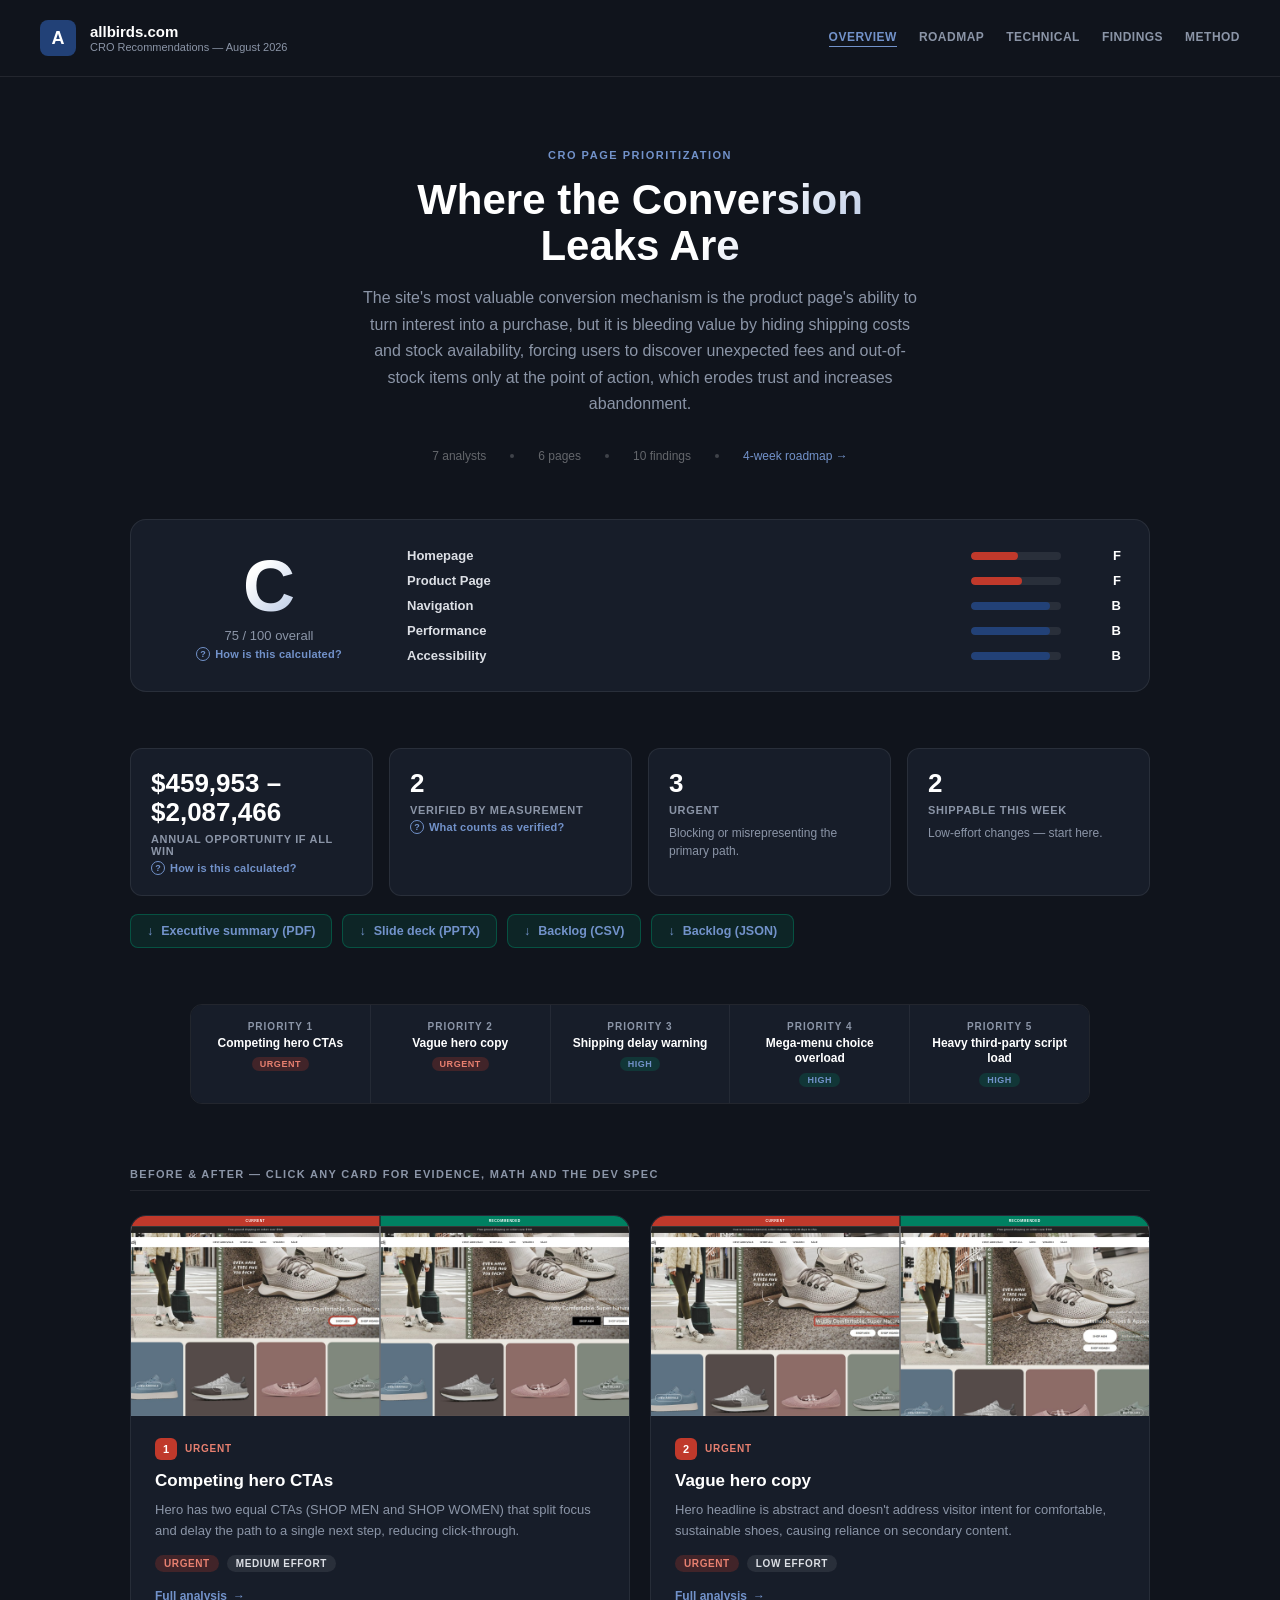
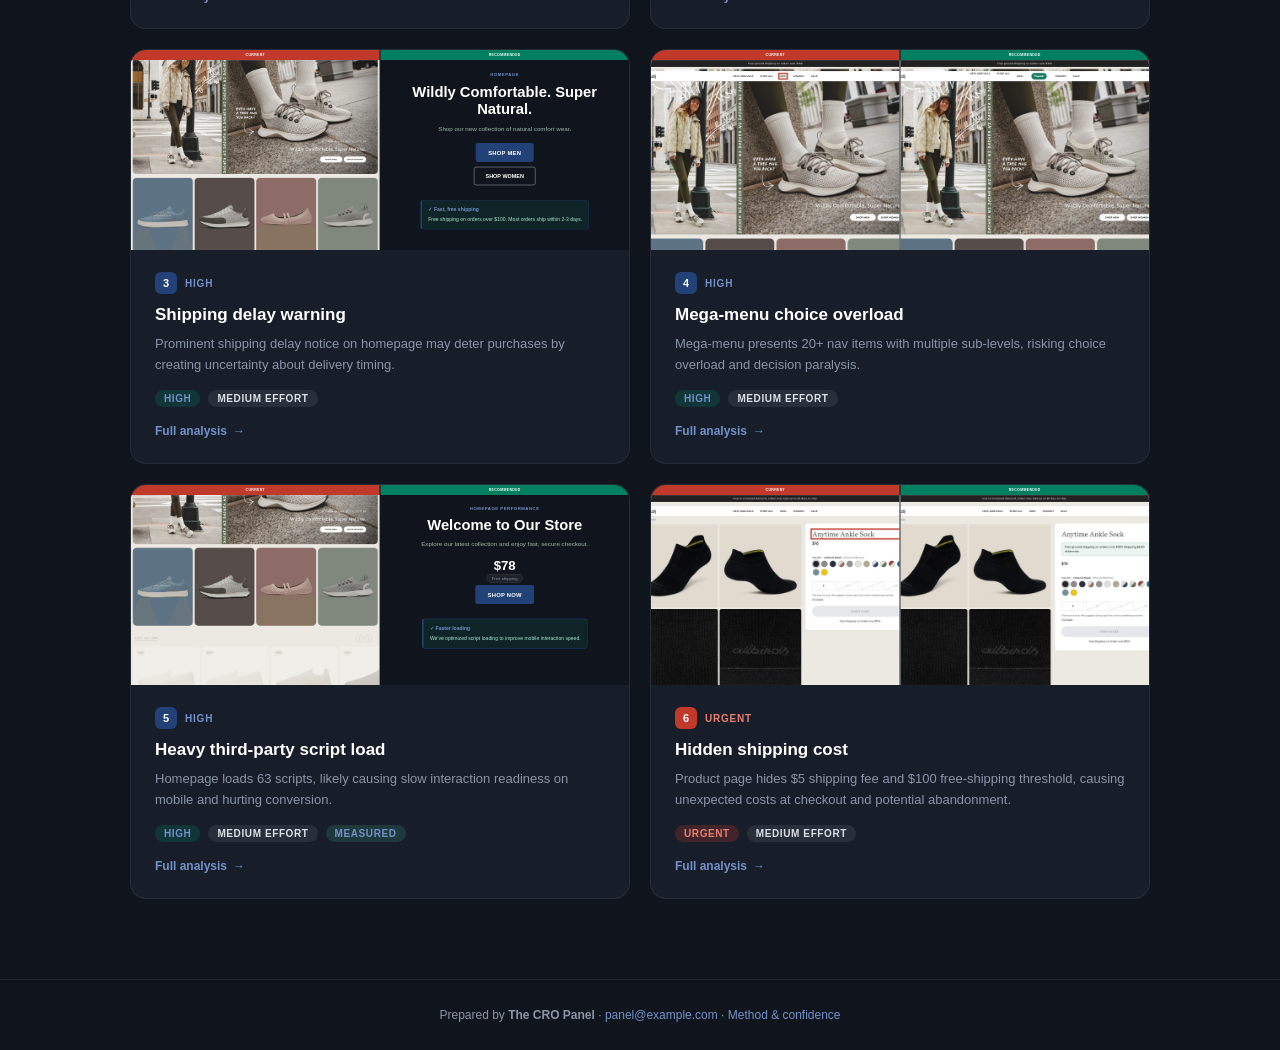
<file: index.html>
<!doctype html>
<html lang="en">
<head>
<meta charset="utf-8">
<meta name="viewport" content="width=device-width, initial-scale=1.0">
<title>allbirds.com — CRO Recommendations</title>
<link rel="stylesheet" href="cro_system.css">
<style>:root{--green:#224177;--teal:#7292ca;--navy:#10141c;--mid:#171d29;--light:#212a3b;--muted:#8b95a7;--off:#dcdfe5;}</style></head>
<body>
<header>
  <a class="logo-area" href="index.html" style="text-decoration:none">
    <div class="logo-dot">A</div>
    <div>
      <div class="logo-text">allbirds.com</div>
      <div class="logo-sub">CRO Recommendations — August 2026</div>
    </div>
  </a>
  <nav class="nav"><a href="index.html" class="active">Overview</a><a href="roadmap.html">Roadmap</a><a href="technical.html">Technical</a><a href="appendix.html">Findings</a><a href="methodology.html">Method</a></nav>
</header>

<div class="hero">
  <div class="hero-eyebrow">CRO Page Prioritization</div>
  <h1>Where the Conversion<br>Leaks Are</h1>
  <p>The site&#x27;s most valuable conversion mechanism is the product page&#x27;s ability to turn interest into a purchase, but it is bleeding value by hiding shipping costs and stock availability, forcing users to discover unexpected fees and out-of-stock items only at the point of action, which erodes trust and increases abandonment.</p>
  <div class="hero-meta">
    <span>7 analysts</span><span class="dot"></span>
    <span>6 pages</span><span class="dot"></span>
    <span>10 findings</span><span class="dot"></span>
    <span><a href="roadmap.html" style="color:var(--teal);text-decoration:none">4-week roadmap →</a></span>
  </div>
</div>

<div class="wrap">
  <div class="section" style="padding-top:0">
    <div class="scorecard">
      <div class="grade-dial">
        <div class="grade-letter">C</div>
        <div class="grade-score">75 / 100 overall</div>
        <button class="explain" data-m="grade">How is this calculated?</button>
      </div>
      <div class="surface-rows"><div class="surface-row"><div class="sname">Homepage</div><div class="bar-track"><div class="bar-fill bad" style="width:52%"></div></div><div class="sgrade">F</div></div><div class="surface-row"><div class="sname">Product Page</div><div class="bar-track"><div class="bar-fill bad" style="width:57%"></div></div><div class="sgrade">F</div></div><div class="surface-row"><div class="sname">Navigation</div><div class="bar-track"><div class="bar-fill " style="width:88%"></div></div><div class="sgrade">B</div></div><div class="surface-row"><div class="sname">Performance</div><div class="bar-track"><div class="bar-fill " style="width:88%"></div></div><div class="sgrade">B</div></div><div class="surface-row"><div class="sname">Accessibility</div><div class="bar-track"><div class="bar-fill " style="width:88%"></div></div><div class="sgrade">B</div></div></div>
    </div>
  </div>

  <div class="section" style="padding-top:0;border-top:none">
    <div class="tiles">
      <div class="tile"><div class="tval">$459,953 – $2,087,466</div>
        <div class="tlabel">annual opportunity if all win</div><button class="explain" data-m="opp">How is this calculated?</button></div>
      <div class="tile"><div class="tval">2</div>
        <div class="tlabel">Verified by measurement</div><button class="explain" data-m="ver">What counts as verified?</button></div>
      <div class="tile"><div class="tval">3</div>
        <div class="tlabel">Urgent</div>
        <div class="tnote">Blocking or misrepresenting the primary path.</div></div>
      <div class="tile"><div class="tval">2</div>
        <div class="tlabel">Shippable this week</div>
        <div class="tnote">Low-effort changes — start here.</div></div>
    </div>
    <div class="dl-row">
      <a class="btn-dl" href="executive-summary.pdf" download>Executive summary (PDF)</a>
      <a class="btn-dl" href="report-deck.pptx" download>Slide deck (PPTX)</a>
      <a class="btn-dl" href="backlog.csv" download>Backlog (CSV)</a>
      <a class="btn-dl" href="backlog.json" download>Backlog (JSON)</a>
    </div>
  </div>
</div>

<div class="priority-strip"><div class="pitem"><div class="pnum">Priority 1</div><div class="ptitle">Competing hero CTAs</div><div class="pbadge badge-urgent">Urgent</div></div><div class="pitem"><div class="pnum">Priority 2</div><div class="ptitle">Vague hero copy</div><div class="pbadge badge-urgent">Urgent</div></div><div class="pitem"><div class="pnum">Priority 3</div><div class="ptitle">Shipping delay warning</div><div class="pbadge badge-high">High</div></div><div class="pitem"><div class="pnum">Priority 4</div><div class="ptitle">Mega-menu choice overload</div><div class="pbadge badge-high">High</div></div><div class="pitem"><div class="pnum">Priority 5</div><div class="ptitle">Heavy third-party script load</div><div class="pbadge badge-high">High</div></div></div>

<div class="cards-section">
  <div class="section-label">Before &amp; After — click any card for evidence, math and the dev spec</div>
  <div class="cards"><a class="card" href="finding_1_competing_hero_ctas.html">
      <div class="card-preview"><div class="preview-inner">
        <div class="preview-half">
          <div class="preview-bar bar-red">Current</div><div class="shotwrap"><img class="shot" src="shot_before_0_competing_hero_ctas.jpg" alt="" loading="lazy"></div>
        </div>
        <div class="preview-divider"></div>
        <div class="preview-half">
          <div class="preview-bar bar-green">Recommended</div>
          <div class="shotwrap"><img class="shot" src="shot_after_0_competing_hero_ctas.jpg" alt="" loading="lazy"></div>
        </div>
      </div></div>
      <div class="card-body">
        <div class="card-priority">
          <div class="priority-num num-urgent">1</div>
          <div class="priority-label label-urgent">Urgent</div>
        </div>
        <h2>Competing hero CTAs</h2>
        <p>Hero has two equal CTAs (SHOP MEN and SHOP WOMEN) that split focus and delay the path to a single next step, reducing click-through.</p>
        <div class="badge-row" style="margin-bottom:14px"><span class="badge badge-urgent">Urgent</span><span class="badge badge-effort">Medium effort</span></div>
        <span class="card-link">Full analysis <span class="arrow">→</span></span>
      </div></a><a class="card" href="finding_2_vague_hero_copy.html">
      <div class="card-preview"><div class="preview-inner">
        <div class="preview-half">
          <div class="preview-bar bar-red">Current</div><div class="shotwrap"><img class="shot" src="shot_before_1_vague_hero_copy.jpg" alt="" loading="lazy"></div>
        </div>
        <div class="preview-divider"></div>
        <div class="preview-half">
          <div class="preview-bar bar-green">Recommended</div>
          <div class="shotwrap"><img class="shot" src="shot_after_1_vague_hero_copy.jpg" alt="" loading="lazy"></div>
        </div>
      </div></div>
      <div class="card-body">
        <div class="card-priority">
          <div class="priority-num num-urgent">2</div>
          <div class="priority-label label-urgent">Urgent</div>
        </div>
        <h2>Vague hero copy</h2>
        <p>Hero headline is abstract and doesn&#x27;t address visitor intent for comfortable, sustainable shoes, causing reliance on secondary content.</p>
        <div class="badge-row" style="margin-bottom:14px"><span class="badge badge-urgent">Urgent</span><span class="badge badge-effort">Low effort</span></div>
        <span class="card-link">Full analysis <span class="arrow">→</span></span>
      </div></a><a class="card" href="finding_3_shipping_delay_warning.html">
      <div class="card-preview"><div class="preview-inner">
        <div class="preview-half">
          <div class="preview-bar bar-red">Current</div><div class="shotwrap"><img class="shot" src="shot_home.png" alt="" loading="lazy" style="object-position:center 8%"></div>
        </div>
        <div class="preview-divider"></div>
        <div class="preview-half">
          <div class="preview-bar bar-green">Recommended</div>
          <div class="preview-body"><div class="surface"><p class="eyebrow">Homepage</p><h1>Wildly Comfortable. Super Natural.</h1><p>Shop our new collection of natural comfort wear.</p><span class="btn-primary">SHOP MEN</span> <span class="btn-secondary">SHOP WOMEN</span><div class="win-callout"><strong>✓ Fast, free shipping</strong>Free shipping on orders over $100. Most orders ship within 2-3 days.</div></div></div>
        </div>
      </div></div>
      <div class="card-body">
        <div class="card-priority">
          <div class="priority-num num-high">3</div>
          <div class="priority-label label-high">High</div>
        </div>
        <h2>Shipping delay warning</h2>
        <p>Prominent shipping delay notice on homepage may deter purchases by creating uncertainty about delivery timing.</p>
        <div class="badge-row" style="margin-bottom:14px"><span class="badge badge-high">High</span><span class="badge badge-effort">Medium effort</span></div>
        <span class="card-link">Full analysis <span class="arrow">→</span></span>
      </div></a><a class="card" href="finding_4_mega_menu_choice_overload.html">
      <div class="card-preview"><div class="preview-inner">
        <div class="preview-half">
          <div class="preview-bar bar-red">Current</div><div class="shotwrap"><img class="shot" src="shot_before_3_mega_menu_choice_overload.jpg" alt="" loading="lazy"></div>
        </div>
        <div class="preview-divider"></div>
        <div class="preview-half">
          <div class="preview-bar bar-green">Recommended</div>
          <div class="shotwrap"><img class="shot" src="shot_after_3_mega_menu_choice_overload.jpg" alt="" loading="lazy"></div>
        </div>
      </div></div>
      <div class="card-body">
        <div class="card-priority">
          <div class="priority-num num-high">4</div>
          <div class="priority-label label-high">High</div>
        </div>
        <h2>Mega-menu choice overload</h2>
        <p>Mega-menu presents 20+ nav items with multiple sub-levels, risking choice overload and decision paralysis.</p>
        <div class="badge-row" style="margin-bottom:14px"><span class="badge badge-high">High</span><span class="badge badge-effort">Medium effort</span></div>
        <span class="card-link">Full analysis <span class="arrow">→</span></span>
      </div></a><a class="card" href="finding_5_heavy_third_party_script_load.html">
      <div class="card-preview"><div class="preview-inner">
        <div class="preview-half">
          <div class="preview-bar bar-red">Current</div><div class="shotwrap"><img class="shot" src="shot_home.png" alt="" loading="lazy" style="object-position:center 22%"></div>
        </div>
        <div class="preview-divider"></div>
        <div class="preview-half">
          <div class="preview-bar bar-green">Recommended</div>
          <div class="preview-body"><div class="surface"><div class="eyebrow">Homepage Performance</div><h1>Welcome to Our Store</h1><p>Explore our latest collection and enjoy fast, secure checkout.</p><div class="price">$78</div><span class="pill">Free shipping</span><span class="btn-primary">Shop Now</span><div class="win-callout"><strong>✓ Faster loading</strong>We've optimized script loading to improve mobile interaction speed.</div></div></div>
        </div>
      </div></div>
      <div class="card-body">
        <div class="card-priority">
          <div class="priority-num num-high">5</div>
          <div class="priority-label label-high">High</div>
        </div>
        <h2>Heavy third-party script load</h2>
        <p>Homepage loads 63 scripts, likely causing slow interaction readiness on mobile and hurting conversion.</p>
        <div class="badge-row" style="margin-bottom:14px"><span class="badge badge-high">High</span><span class="badge badge-effort">Medium effort</span><span class="badge badge-verified">Measured</span></div>
        <span class="card-link">Full analysis <span class="arrow">→</span></span>
      </div></a><a class="card" href="finding_6_hidden_shipping_cost.html">
      <div class="card-preview"><div class="preview-inner">
        <div class="preview-half">
          <div class="preview-bar bar-red">Current</div><div class="shotwrap"><img class="shot" src="shot_before_5_hidden_shipping_cost.jpg" alt="" loading="lazy"></div>
        </div>
        <div class="preview-divider"></div>
        <div class="preview-half">
          <div class="preview-bar bar-green">Recommended</div>
          <div class="shotwrap"><img class="shot" src="shot_after_5_hidden_shipping_cost.jpg" alt="" loading="lazy"></div>
        </div>
      </div></div>
      <div class="card-body">
        <div class="card-priority">
          <div class="priority-num num-urgent">6</div>
          <div class="priority-label label-urgent">Urgent</div>
        </div>
        <h2>Hidden shipping cost</h2>
        <p>Product page hides $5 shipping fee and $100 free-shipping threshold, causing unexpected costs at checkout and potential abandonment.</p>
        <div class="badge-row" style="margin-bottom:14px"><span class="badge badge-urgent">Urgent</span><span class="badge badge-effort">Medium effort</span></div>
        <span class="card-link">Full analysis <span class="arrow">→</span></span>
      </div></a></div>
</div>
<div class="footer">
  Prepared by <strong>The CRO Panel</strong> · <a href="mailto:panel@example.com">panel@example.com</a> · <a href="methodology.html">Method &amp; confidence</a>
</div>
<div class="modal-overlay" id="modal-root"><div class="modal-box"></div></div>
<template id="m-grade"><h3>How the grade is calculated</h3><p>Each surface starts at 100. The worst issue costs its full penalty — Urgent 25, High 12, Medium 5 — and each further issue costs 30% less than the one before, because the fifth problem on a page does not damage it as much as the first.</p><div class="formula">surface = 100 − Σ penalty × 0.7ⁱ&nbsp;&nbsp;(worst first)
overall = mean of surface scores</div><table><tr><th>Surface</th><th>Urgent</th><th>High</th><th>Score</th><th>Grade</th></tr><tr><td>Homepage</td><td class='num'>2</td><td class='num'>1</td><td class='num'>52</td><td class='num'>F</td></tr><tr><td>Product Page</td><td class='num'>1</td><td class='num'>3</td><td class='num'>57</td><td class='num'>F</td></tr><tr><td>Navigation</td><td class='num'>0</td><td class='num'>1</td><td class='num'>88</td><td class='num'>B</td></tr><tr><td>Performance</td><td class='num'>0</td><td class='num'>1</td><td class='num'>88</td><td class='num'>B</td></tr><tr><td>Accessibility</td><td class='num'>0</td><td class='num'>1</td><td class='num'>88</td><td class='num'>B</td></tr></table><p>Grades: A 90+, B 80+, C 70+, D 60+, F below 60.</p></template><template id="m-opp"><h3>How the total is calculated</h3><p>The sum of every finding's individual range. Each row is traffic × conversion × assumed lift band × order value:</p><table><tr><th>Finding</th><th>Lift band</th><th>Range</th></tr><tr><td>Competing hero CTAs</td><td class='num'>2.0–8.0%</td><td class='num'>$70,762–$283,046</td></tr><tr><td>Vague hero copy</td><td class='num'>2.0–8.0%</td><td class='num'>$70,762–$283,046</td></tr><tr><td>Shipping delay warning</td><td class='num'>1.0–5.0%</td><td class='num'>$35,381–$176,904</td></tr><tr><td>Mega-menu choice overload</td><td class='num'>1.0–5.0%</td><td class='num'>$35,381–$176,904</td></tr><tr><td>Heavy third-party script load</td><td class='num'>1.0–5.0%</td><td class='num'>$35,381–$176,904</td></tr><tr><td>Hidden shipping cost</td><td class='num'>2.0–8.0%</td><td class='num'>$70,762–$283,046</td></tr><tr><td>Missing review count</td><td class='num'>1.0–5.0%</td><td class='num'>$35,381–$176,904</td></tr><tr><td>Size availability not shown</td><td class='num'>1.0–5.0%</td><td class='num'>$35,381–$176,904</td></tr><tr><td>Unclear size selector</td><td class='num'>1.0–5.0%</td><td class='num'>$35,381–$176,904</td></tr><tr><td>Controls without accessible names</td><td class='num'>1.0–5.0%</td><td class='num'>$35,381–$176,904</td></tr></table><p>Inputs supplied by the client: 180,000 visits/month, $78 average order, 2.10% baseline conversion.</p><p><strong>Caveat that applies to every row:</strong> Across 127,000 experiments, 12% produced a statistically significant improvement on the primary metric; a healthy programme win rate is 10-30%. These are prizes if changes work, not forecasts.</p></template><template id="m-ver"><h3>What &#x27;verified&#x27; means</h3><p>A verified finding was measured directly — real-user field data, security headers, accessibility defects counted in the markup — and is reproducible by anyone. Everything else is expert inspection: valuable, but a hypothesis until tested.</p></template><script>
(function(){
  var root=document.getElementById('modal-root');
  function close(){root.classList.remove('open');}
  document.addEventListener('click',function(e){
    var b=e.target.closest('[data-m]');
    if(b){var t=document.getElementById('m-'+b.getAttribute('data-m'));
      if(t){root.querySelector('.modal-box').innerHTML=
        '<button class="modal-close" aria-label="Close">\u00d7</button>'+t.innerHTML;
        root.classList.add('open');}return;}
    if(e.target.closest('.modal-close')||e.target===root)close();
  });
  document.addEventListener('keydown',function(e){if(e.key==='Escape')close();});
  function scale(){
    document.querySelectorAll('.card-preview .preview-inner').forEach(function(el){
      var w=el.parentElement.clientWidth;if(!w)return;
      var s=w/1280;el.style.transform='scale('+s+')';
      el.parentElement.style.height=Math.round(514*s)+'px';});
  }
  scale();window.addEventListener('resize',scale);
  function pos(){
    document.querySelectorAll('.shot-scroll[data-frac]').forEach(function(el){
      var img=el.querySelector('img');
      var go=function(){var f=parseFloat(el.getAttribute('data-frac'))||0;
        el.scrollTop=f*(el.scrollHeight-el.clientHeight);};
      if(img&&!img.complete){img.addEventListener('load',go);}else{go();}
    });
  }
  pos();
})();
</script>
</body>
</html>
</file>
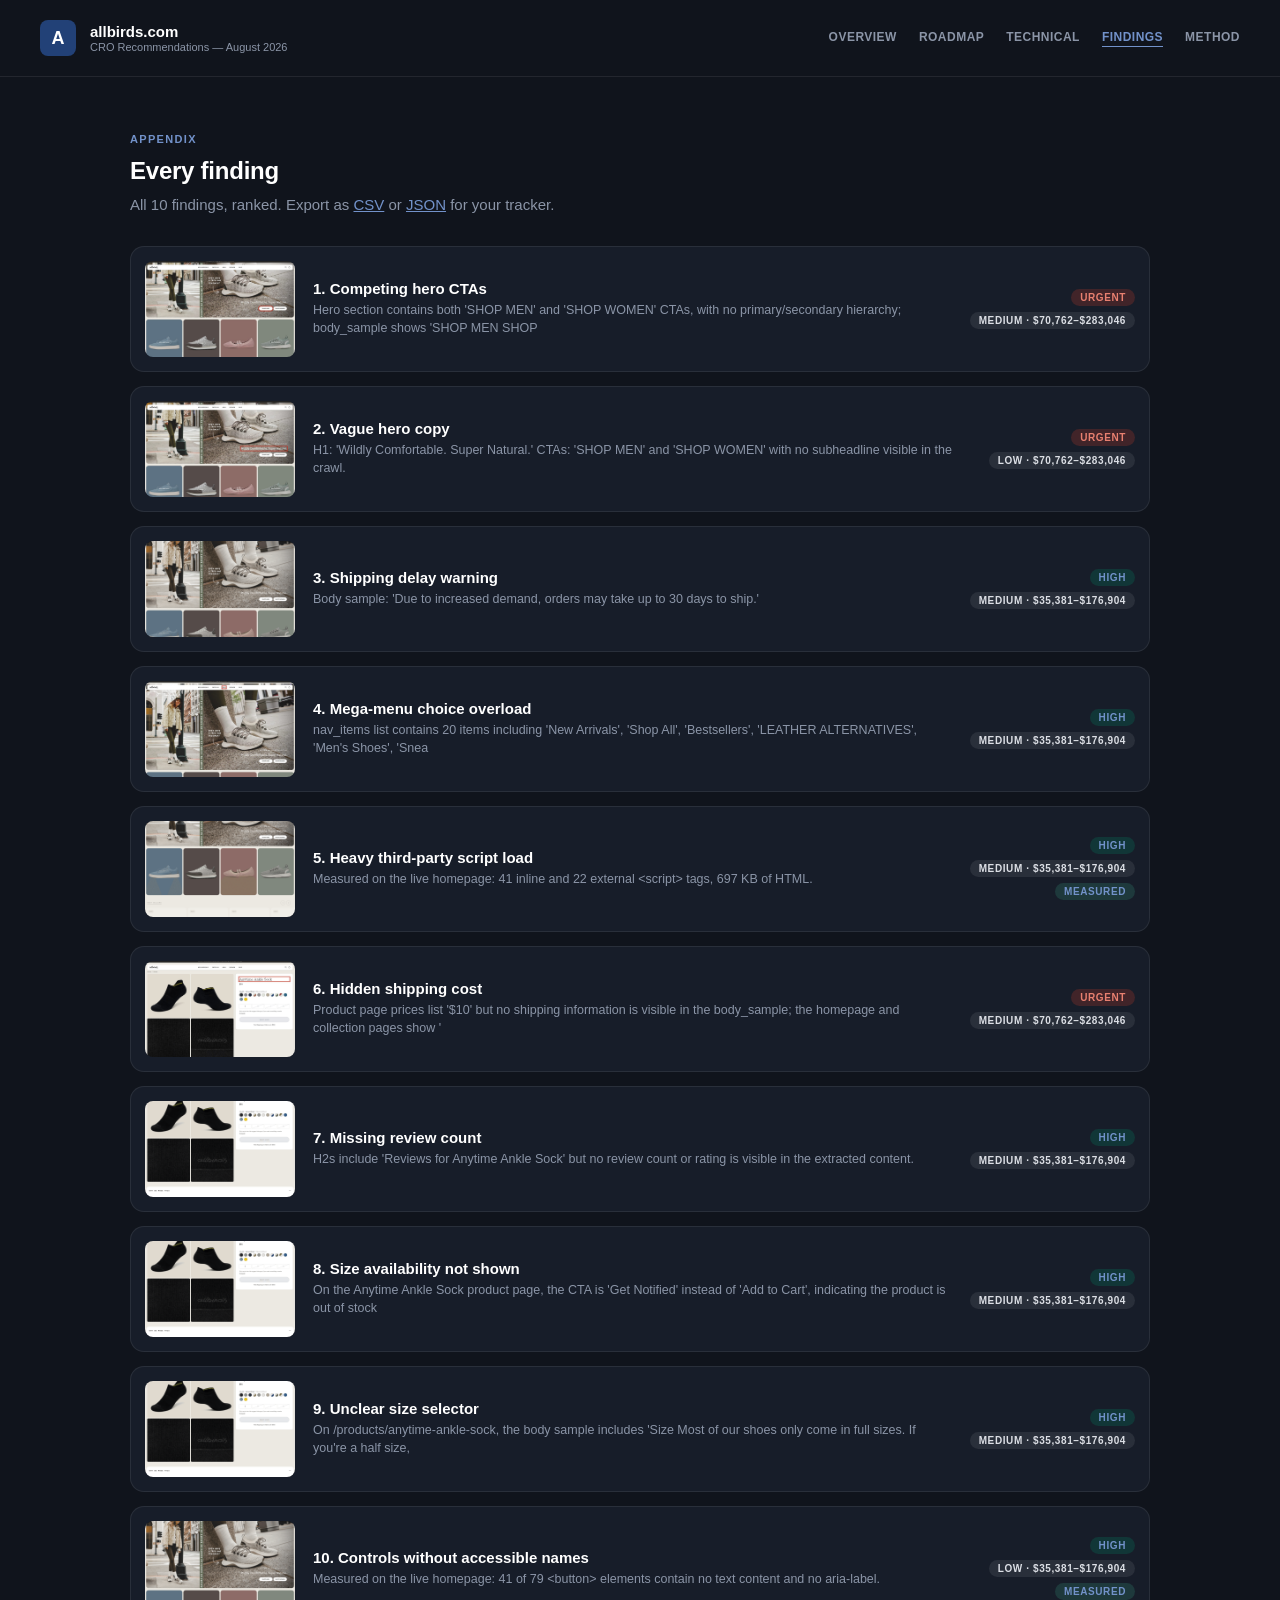
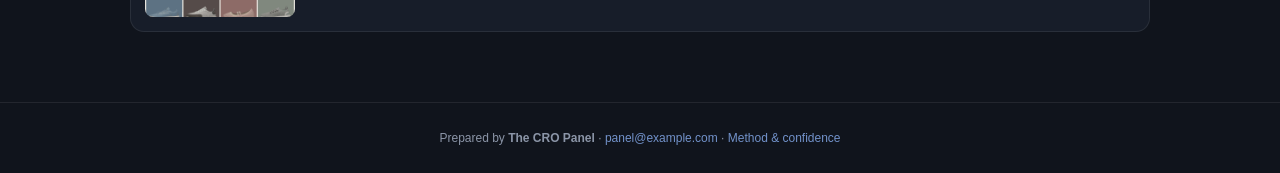
<file: appendix.html>
<!doctype html>
<html lang="en">
<head>
<meta charset="utf-8">
<meta name="viewport" content="width=device-width, initial-scale=1.0">
<title>All findings — allbirds.com</title>
<link rel="stylesheet" href="cro_system.css">
<style>:root{--green:#224177;--teal:#7292ca;--navy:#10141c;--mid:#171d29;--light:#212a3b;--muted:#8b95a7;--off:#dcdfe5;}</style></head>
<body>
<header>
  <a class="logo-area" href="index.html" style="text-decoration:none">
    <div class="logo-dot">A</div>
    <div>
      <div class="logo-text">allbirds.com</div>
      <div class="logo-sub">CRO Recommendations — August 2026</div>
    </div>
  </a>
  <nav class="nav"><a href="index.html">Overview</a><a href="roadmap.html">Roadmap</a><a href="technical.html">Technical</a><a href="appendix.html" class="active">Findings</a><a href="methodology.html">Method</a></nav>
</header>

<div class="wrap">
  <div class="section">
    <div class="eyebrow-label">Appendix</div>
    <h2 class="section-title">Every finding</h2>
    <p class="section-intro">All 10 findings, ranked. Export as
      <a href="backlog.csv" style="color:var(--teal)">CSV</a> or
      <a href="backlog.json" style="color:var(--teal)">JSON</a> for your tracker.</p>
    <a class="finding-row" href="finding_1_competing_hero_ctas.html">
      <div class="finding-thumb"><img src="shot_before_0_competing_hero_ctas.jpg" alt="" loading="lazy" style="object-position:center 50%"></div>
      <div class="fr-body">
        <h3>1. Competing hero CTAs</h3>
        <p>Hero section contains both &#x27;SHOP MEN&#x27; and &#x27;SHOP WOMEN&#x27; CTAs, with no primary/secondary hierarchy; body_sample shows &#x27;SHOP MEN SHOP</p>
      </div>
      <div class="fr-meta">
        <span class="badge badge-urgent">Urgent</span>
        <span class="badge badge-effort">Medium · $70,762–$283,046</span>
        
      </div>
    </a><a class="finding-row" href="finding_2_vague_hero_copy.html">
      <div class="finding-thumb"><img src="shot_before_1_vague_hero_copy.jpg" alt="" loading="lazy" style="object-position:center 50%"></div>
      <div class="fr-body">
        <h3>2. Vague hero copy</h3>
        <p>H1: &#x27;Wildly Comfortable. Super Natural.&#x27; CTAs: &#x27;SHOP MEN&#x27; and &#x27;SHOP WOMEN&#x27; with no subheadline visible in the crawl.</p>
      </div>
      <div class="fr-meta">
        <span class="badge badge-urgent">Urgent</span>
        <span class="badge badge-effort">Low · $70,762–$283,046</span>
        
      </div>
    </a><a class="finding-row" href="finding_3_shipping_delay_warning.html">
      <div class="finding-thumb"><img src="shot_home.png" alt="" loading="lazy" style="object-position:center 8%"></div>
      <div class="fr-body">
        <h3>3. Shipping delay warning</h3>
        <p>Body sample: &#x27;Due to increased demand, orders may take up to 30 days to ship.&#x27;</p>
      </div>
      <div class="fr-meta">
        <span class="badge badge-high">High</span>
        <span class="badge badge-effort">Medium · $35,381–$176,904</span>
        
      </div>
    </a><a class="finding-row" href="finding_4_mega_menu_choice_overload.html">
      <div class="finding-thumb"><img src="shot_before_3_mega_menu_choice_overload.jpg" alt="" loading="lazy" style="object-position:center 50%"></div>
      <div class="fr-body">
        <h3>4. Mega-menu choice overload</h3>
        <p>nav_items list contains 20 items including &#x27;New Arrivals&#x27;, &#x27;Shop All&#x27;, &#x27;Bestsellers&#x27;, &#x27;LEATHER ALTERNATIVES&#x27;, &#x27;Men&#x27;s Shoes&#x27;, &#x27;Snea</p>
      </div>
      <div class="fr-meta">
        <span class="badge badge-high">High</span>
        <span class="badge badge-effort">Medium · $35,381–$176,904</span>
        
      </div>
    </a><a class="finding-row" href="finding_5_heavy_third_party_script_load.html">
      <div class="finding-thumb"><img src="shot_home.png" alt="" loading="lazy" style="object-position:center 22%"></div>
      <div class="fr-body">
        <h3>5. Heavy third-party script load</h3>
        <p>Measured on the live homepage: 41 inline and 22 external &lt;script&gt; tags, 697 KB of HTML.</p>
      </div>
      <div class="fr-meta">
        <span class="badge badge-high">High</span>
        <span class="badge badge-effort">Medium · $35,381–$176,904</span>
        <span class="badge badge-verified">Measured</span>
      </div>
    </a><a class="finding-row" href="finding_6_hidden_shipping_cost.html">
      <div class="finding-thumb"><img src="shot_before_5_hidden_shipping_cost.jpg" alt="" loading="lazy" style="object-position:center 50%"></div>
      <div class="fr-body">
        <h3>6. Hidden shipping cost</h3>
        <p>Product page prices list &#x27;$10&#x27; but no shipping information is visible in the body_sample; the homepage and collection pages show &#x27;</p>
      </div>
      <div class="fr-meta">
        <span class="badge badge-urgent">Urgent</span>
        <span class="badge badge-effort">Medium · $70,762–$283,046</span>
        
      </div>
    </a><a class="finding-row" href="finding_7_missing_review_count.html">
      <div class="finding-thumb"><img src="shot_products_anytime_ankle_sock.png" alt="" loading="lazy" style="object-position:center 8%"></div>
      <div class="fr-body">
        <h3>7. Missing review count</h3>
        <p>H2s include &#x27;Reviews for Anytime Ankle Sock&#x27; but no review count or rating is visible in the extracted content.</p>
      </div>
      <div class="fr-meta">
        <span class="badge badge-high">High</span>
        <span class="badge badge-effort">Medium · $35,381–$176,904</span>
        
      </div>
    </a><a class="finding-row" href="finding_8_size_availability_not_shown.html">
      <div class="finding-thumb"><img src="shot_products_anytime_ankle_sock.png" alt="" loading="lazy" style="object-position:center 8%"></div>
      <div class="fr-body">
        <h3>8. Size availability not shown</h3>
        <p>On the Anytime Ankle Sock product page, the CTA is &#x27;Get Notified&#x27; instead of &#x27;Add to Cart&#x27;, indicating the product is out of stock</p>
      </div>
      <div class="fr-meta">
        <span class="badge badge-high">High</span>
        <span class="badge badge-effort">Medium · $35,381–$176,904</span>
        
      </div>
    </a><a class="finding-row" href="finding_9_unclear_size_selector.html">
      <div class="finding-thumb"><img src="shot_products_anytime_ankle_sock.png" alt="" loading="lazy" style="object-position:center 8%"></div>
      <div class="fr-body">
        <h3>9. Unclear size selector</h3>
        <p>On /products/anytime-ankle-sock, the body sample includes &#x27;Size Most of our shoes only come in full sizes. If you&#x27;re a half size, </p>
      </div>
      <div class="fr-meta">
        <span class="badge badge-high">High</span>
        <span class="badge badge-effort">Medium · $35,381–$176,904</span>
        
      </div>
    </a><a class="finding-row" href="finding_10_controls_without_accessible_names.html">
      <div class="finding-thumb"><img src="shot_home.png" alt="" loading="lazy" style="object-position:center 8%"></div>
      <div class="fr-body">
        <h3>10. Controls without accessible names</h3>
        <p>Measured on the live homepage: 41 of 79 &lt;button&gt; elements contain no text content and no aria-label.</p>
      </div>
      <div class="fr-meta">
        <span class="badge badge-high">High</span>
        <span class="badge badge-effort">Low · $35,381–$176,904</span>
        <span class="badge badge-verified">Measured</span>
      </div>
    </a>
  </div>
</div>
<div class="footer">
  Prepared by <strong>The CRO Panel</strong> · <a href="mailto:panel@example.com">panel@example.com</a> · <a href="methodology.html">Method &amp; confidence</a>
</div>
<div class="modal-overlay" id="modal-root"><div class="modal-box"></div></div>
<script>
(function(){
  var root=document.getElementById('modal-root');
  function close(){root.classList.remove('open');}
  document.addEventListener('click',function(e){
    var b=e.target.closest('[data-m]');
    if(b){var t=document.getElementById('m-'+b.getAttribute('data-m'));
      if(t){root.querySelector('.modal-box').innerHTML=
        '<button class="modal-close" aria-label="Close">\u00d7</button>'+t.innerHTML;
        root.classList.add('open');}return;}
    if(e.target.closest('.modal-close')||e.target===root)close();
  });
  document.addEventListener('keydown',function(e){if(e.key==='Escape')close();});
  function scale(){
    document.querySelectorAll('.card-preview .preview-inner').forEach(function(el){
      var w=el.parentElement.clientWidth;if(!w)return;
      var s=w/1280;el.style.transform='scale('+s+')';
      el.parentElement.style.height=Math.round(514*s)+'px';});
  }
  scale();window.addEventListener('resize',scale);
  function pos(){
    document.querySelectorAll('.shot-scroll[data-frac]').forEach(function(el){
      var img=el.querySelector('img');
      var go=function(){var f=parseFloat(el.getAttribute('data-frac'))||0;
        el.scrollTop=f*(el.scrollHeight-el.clientHeight);};
      if(img&&!img.complete){img.addEventListener('load',go);}else{go();}
    });
  }
  pos();
})();
</script>
</body>
</html>
</file>
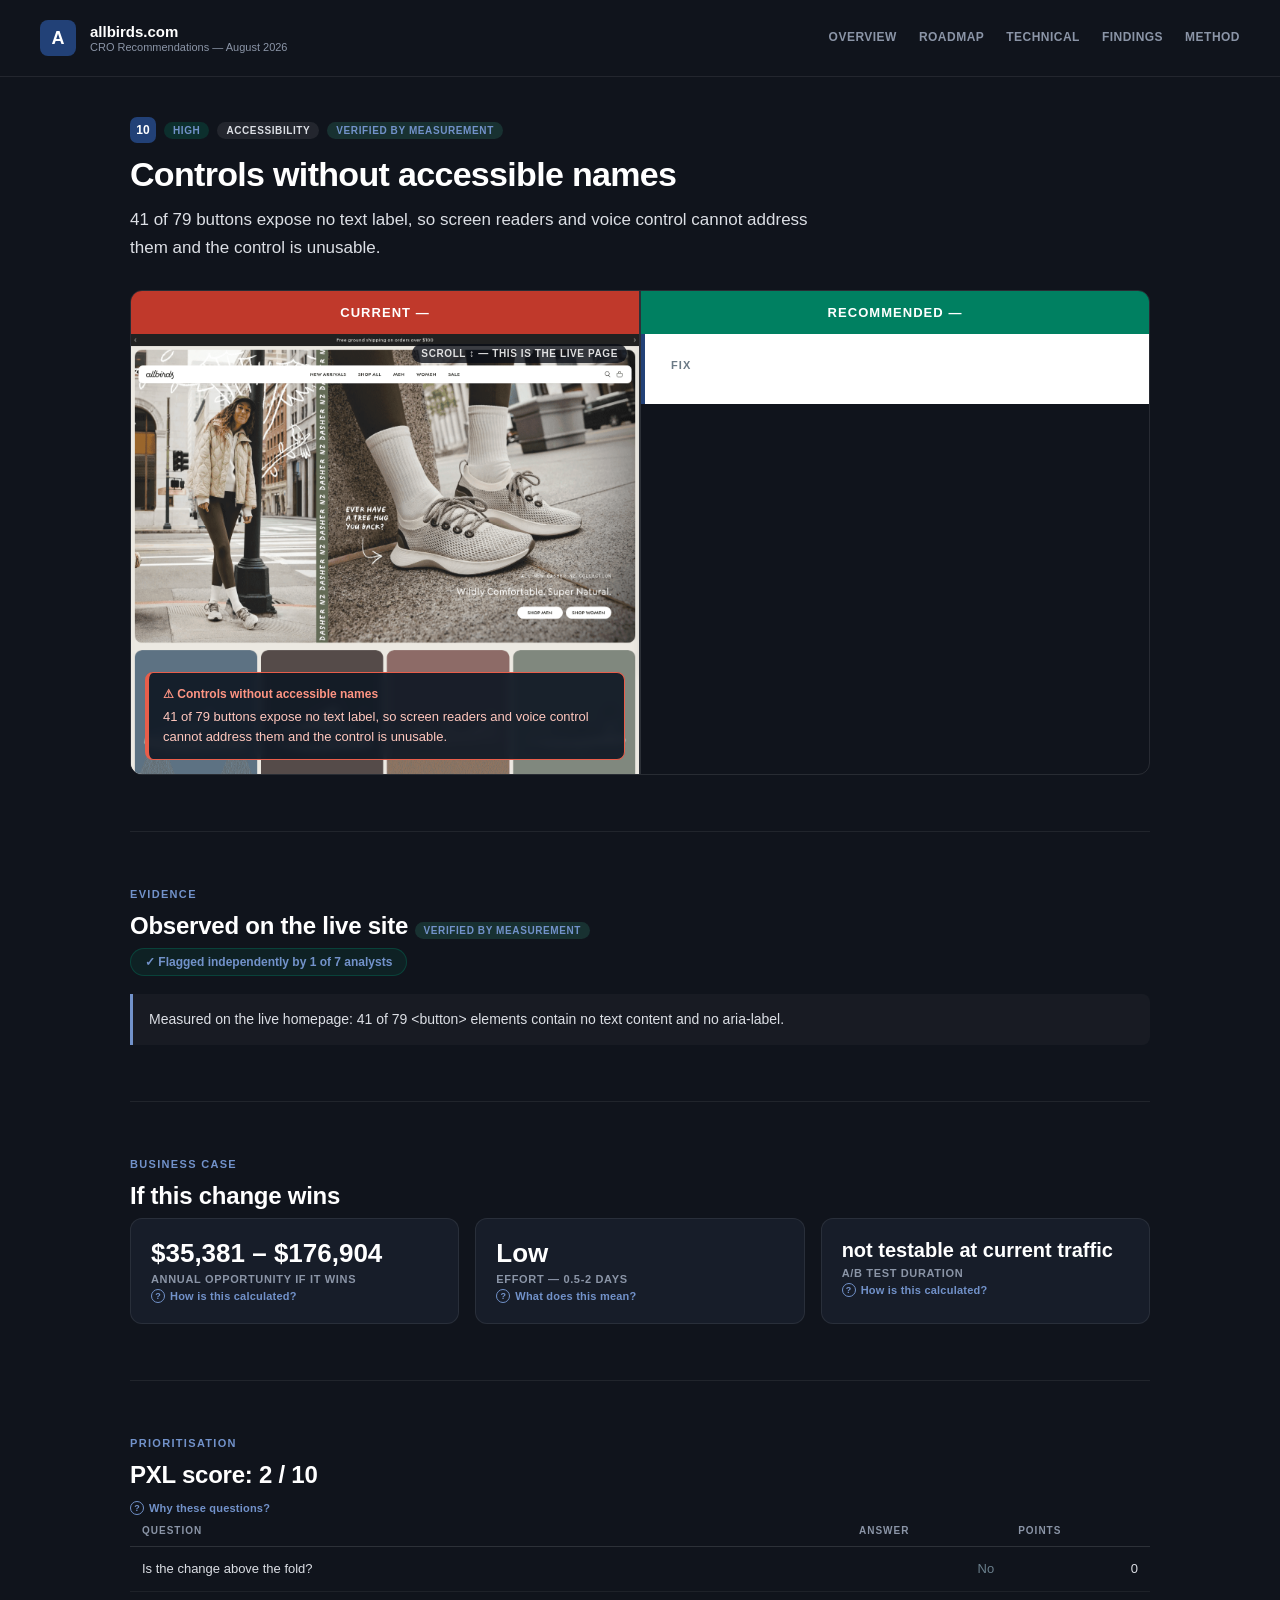
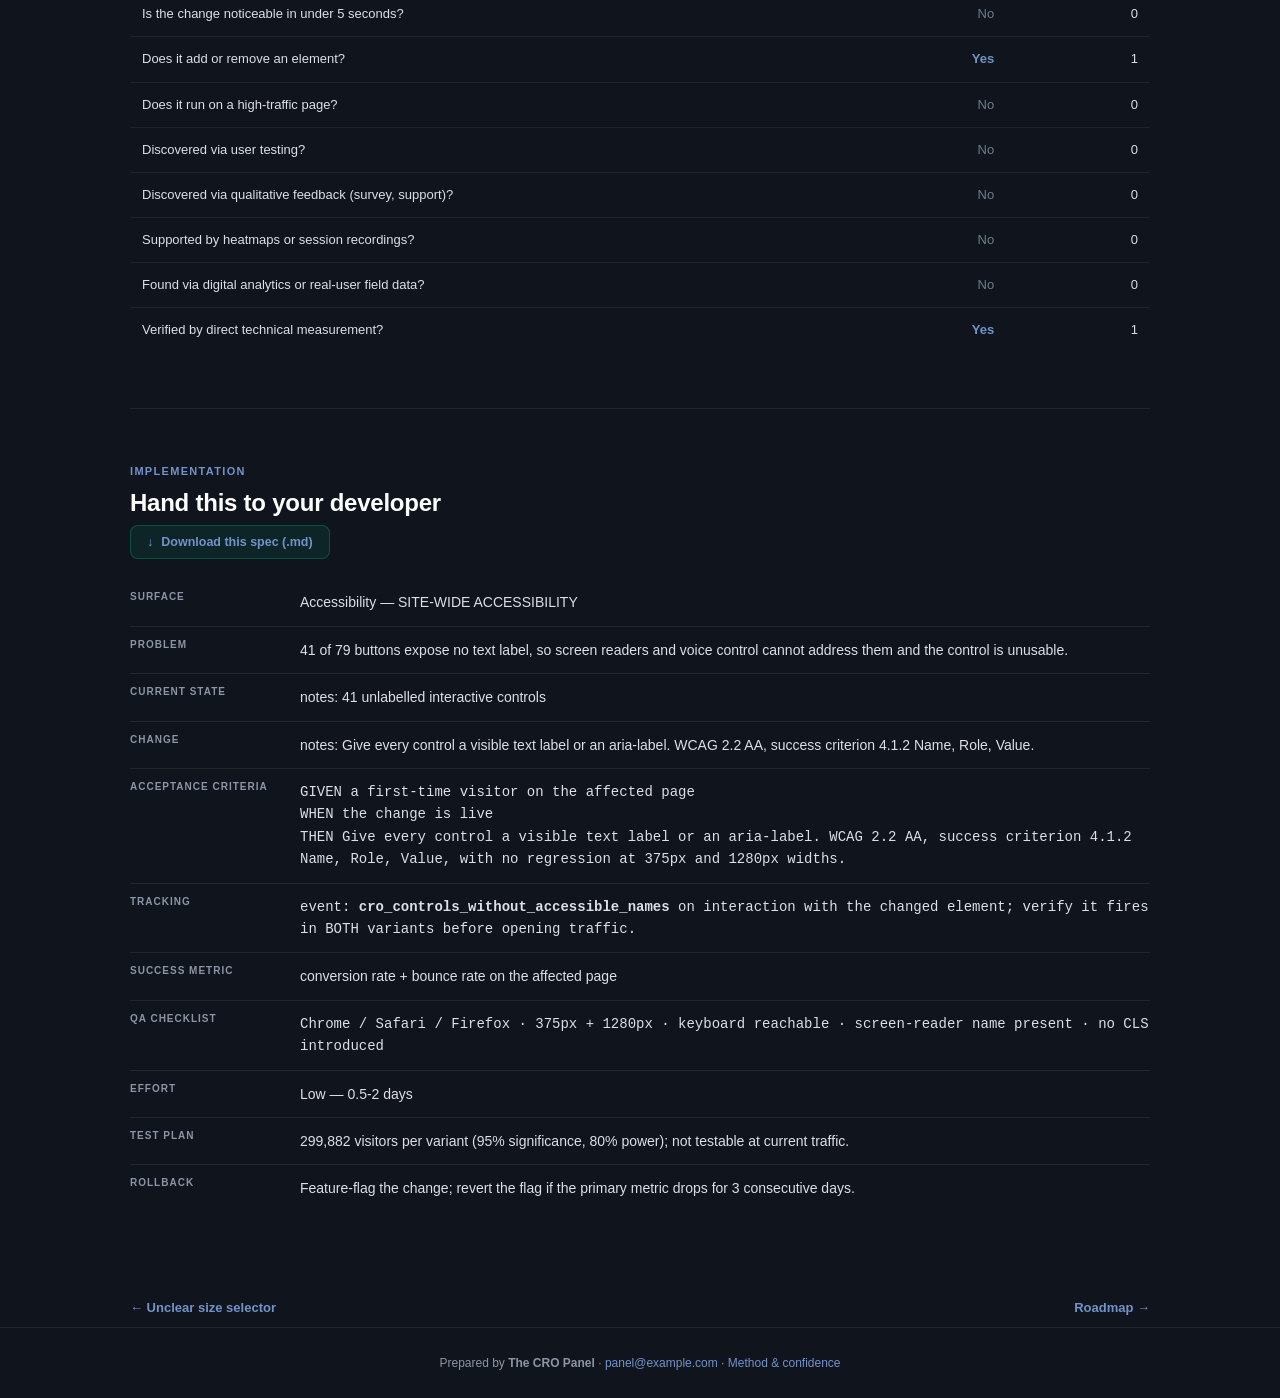
<file: finding_10_controls_without_accessible_names.html>
<!doctype html>
<html lang="en">
<head>
<meta charset="utf-8">
<meta name="viewport" content="width=device-width, initial-scale=1.0">
<title>Controls without accessible names — allbirds.com</title>
<link rel="stylesheet" href="cro_system.css">
<style>:root{--green:#224177;--teal:#7292ca;--navy:#10141c;--mid:#171d29;--light:#212a3b;--muted:#8b95a7;--off:#dcdfe5;}</style></head>
<body>
<header>
  <a class="logo-area" href="index.html" style="text-decoration:none">
    <div class="logo-dot">A</div>
    <div>
      <div class="logo-text">allbirds.com</div>
      <div class="logo-sub">CRO Recommendations — August 2026</div>
    </div>
  </a>
  <nav class="nav"><a href="index.html">Overview</a><a href="roadmap.html">Roadmap</a><a href="technical.html">Technical</a><a href="appendix.html">Findings</a><a href="methodology.html">Method</a></nav>
</header>

<div class="wrap">
  <div class="finding-head">
    <div class="badge-row">
      <span class="rank-chip rank-high">10</span>
      <span class="badge badge-high">High</span>
      <span class="badge badge-effort">Accessibility</span>
      <span class="badge badge-verified">Verified by measurement</span>
    </div>
    <h1>Controls without accessible names</h1>
    <p class="thesis">41 of 79 buttons expose no text label, so screen readers and voice control cannot address them and the control is unusable.</p>
  </div>
  
  <div class="section" style="padding-top:0;border-top:none">
    <div class="split">
      <div class="col">
        <div class="label-bar label-current">CURRENT — </div>
        <div class="shotwrap"><div class="shot-scroll" data-frac="0.05"><img class="shot-full" src="shot_home.png" alt="Full-page screenshot of the current page" loading="lazy"></div><div class="shot-hint">scroll ↕ — this is the live page</div><div class="shot-tag"><strong>⚠ Controls without accessible names</strong>41 of 79 buttons expose no text label, so screen readers and voice control cannot address them and the control is unusable.</div></div>
      </div>
      <div class="divider"></div>
      <div class="col">
        <div class="label-bar label-recommended">RECOMMENDED — </div>
        
        <div class="annotation good"><strong>Fix</strong></div>
      </div>
    </div>
    
  </div>
  
<div class="section">
  <div class="eyebrow-label">Evidence</div>
  <h2 class="section-title">Observed on the live site <span class="badge badge-verified">Verified by measurement</span></h2>
  <div class="agreement">✓ Flagged independently by 1 of 7 analysts</div>
  <ul class="evidence-list"><li>Measured on the live homepage: 41 of 79 &lt;button&gt; elements contain no text content and no aria-label.</li></ul>
</div>
  
<div class="section">
  <div class="eyebrow-label">Business case</div>
  <h2 class="section-title">If this change wins</h2>
  <div class="tiles" style="grid-template-columns:repeat(3,1fr)">
    <div class="tile">
      <div class="tval">$35,381 – $176,904</div>
      <div class="tlabel">annual opportunity if it wins</div>
      <button class="explain" data-m="size-10">How is this calculated?</button>
    </div>
    <div class="tile">
      <div class="tval">Low</div>
      <div class="tlabel">Effort — 0.5-2 days</div>
      <button class="explain" data-m="eff-10">What does this mean?</button>
    </div>
    <div class="tile">
      <div class="tval" style="font-size:20px">not testable at current traffic</div>
      <div class="tlabel">A/B test duration</div>
      <button class="explain" data-m="test-10">How is this calculated?</button>
    </div>
  </div>
</div>
  
<div class="section">
  <div class="eyebrow-label">Prioritisation</div>
  <h2 class="section-title">PXL score: 2 / 10</h2>
  <button class="explain" data-m="pxl-10">Why these questions?</button>
  <div class="tscroll"><table class="dtable">
    <thead><tr><th>Question</th><th class="num">Answer</th><th class="num">Points</th></tr></thead>
    <tbody><tr><td>Is the change above the fold?</td><td class="num no">No</td><td class="num">0</td></tr><tr><td>Is the change noticeable in under 5 seconds?</td><td class="num no">No</td><td class="num">0</td></tr><tr><td>Does it add or remove an element?</td><td class="num yes">Yes</td><td class="num">1</td></tr><tr><td>Does it run on a high-traffic page?</td><td class="num no">No</td><td class="num">0</td></tr><tr><td>Discovered via user testing?</td><td class="num no">No</td><td class="num">0</td></tr><tr><td>Discovered via qualitative feedback (survey, support)?</td><td class="num no">No</td><td class="num">0</td></tr><tr><td>Supported by heatmaps or session recordings?</td><td class="num no">No</td><td class="num">0</td></tr><tr><td>Found via digital analytics or real-user field data?</td><td class="num no">No</td><td class="num">0</td></tr><tr><td>Verified by direct technical measurement?</td><td class="num yes">Yes</td><td class="num">1</td></tr></tbody>
  </table></div>
</div>
  
<div class="section">
  <div class="eyebrow-label">Implementation</div>
  <h2 class="section-title">Hand this to your developer</h2>
  <div class="dl-row" style="margin:0 0 20px">
    <a class="btn-dl" href="dev_spec_10_controls_without_accessible_names.md" download>Download this spec (.md)</a>
  </div>
  <dl class="spec">
    <dt>Surface</dt><dd>Accessibility — SITE-WIDE ACCESSIBILITY</dd>
    <dt>Problem</dt><dd>41 of 79 buttons expose no text label, so screen readers and voice control cannot address them and the control is unusable.</dd>
    <dt>Current state</dt><dd>notes: 41 unlabelled interactive controls</dd>
    <dt>Change</dt><dd>notes: Give every control a visible text label or an aria-label. WCAG 2.2 AA, success criterion 4.1.2 Name, Role, Value.</dd>
    <dt>Acceptance criteria</dt><dd class="mono">GIVEN a first-time visitor on the affected page<br>
      WHEN the change is live<br>
      THEN Give every control a visible text label or an aria-label. WCAG 2.2 AA, success criterion 4.1.2 Name, Role, Value,
      with no regression at 375px and 1280px widths.</dd>
    <dt>Tracking</dt><dd class="mono">event: <strong>cro_controls_without_accessible_names</strong> on interaction with the
      changed element; verify it fires in BOTH variants before opening traffic.</dd>
    <dt>Success metric</dt><dd>conversion rate + bounce rate on the affected page</dd>
    <dt>QA checklist</dt><dd class="mono">Chrome / Safari / Firefox · 375px + 1280px ·
      keyboard reachable · screen-reader name present · no CLS introduced</dd>
    <dt>Effort</dt><dd>Low —
      0.5-2 days</dd>
    <dt>Test plan</dt><dd>299,882 visitors per variant
      (95% significance, 80% power);
      not testable at current traffic.</dd>
    <dt>Rollback</dt><dd>Feature-flag the change; revert the flag if the primary metric
      drops for 3 consecutive days.</dd>
  </dl>
</div>
  <div class="pager"><a href="finding_9_unclear_size_selector.html">← Unclear size selector</a><a href="roadmap.html">Roadmap →</a></div>
</div>
<div class="footer">
  Prepared by <strong>The CRO Panel</strong> · <a href="mailto:panel@example.com">panel@example.com</a> · <a href="methodology.html">Method &amp; confidence</a>
</div>
<div class="modal-overlay" id="modal-root"><div class="modal-box"></div></div>
<template id="m-size-10"><h3>How this range is calculated</h3><p>Result: <strong>$35,381 – $176,904 / yr</strong></p><div class="formula">annual visits × baseline conversion × relative lift × order value
= 2,160,000 annual visits x 2.10% conversion x 1.0-5.0% relative lift x $78 order value</div><p>The 1.0–5.0% relative-lift band is an assumption bounded by severity (High), not a prediction.</p><p><strong>Why the range is conservative:</strong> Across 127,000 experiments, 12% produced a statistically significant improvement on the primary metric; a healthy programme win rate is 10-30%. Winning tests also overstate their true effect, so treat this as the prize if the change works — never expected revenue.</p></template><template id="m-eff-10"><h3>How effort is estimated</h3><table><tr><th>Bracket</th><th>Days</th><th>Typical scope</th></tr><tr><td>Low</td><td class='num'>0.5–2</td><td>copy, colour, labels, image swaps</td></tr><tr><td>Medium</td><td class='num'>2–5</td><td>layout shifts, form changes, new modules</td></tr><tr><td>High</td><td class='num'>5+</td><td>personalisation, funnel work, integrations</td></tr></table><p>Assigned by matching the recommended change against these scopes; the estimate is a bracket, not a quote.</p></template><template id="m-test-10"><h3>Sample size math</h3><p>Two-proportion z-test, the standard pre-test sample-size calculation:</p><div class="formula">n = [z&#8320;.&#8320;&#8322;&#8325;·√(2·p̄·(1−p̄)) + z&#8320;.&#8322;&#8320;·√(p₁(1−p₁)+p₂(1−p₂))]² / (p₁−p₂)²</div><table><tr><td>Baseline conversion</td><td class='num'>2.1%</td></tr><tr><td>Significance / power</td><td class='num'>95% / 80%</td></tr><tr><td>Sample per variant, 5.0% lift</td><td class='num'>299,882</td></tr><tr><td>Sample per variant, 1.0% lift</td><td class='num'>7,353,946</td></tr></table><p>Halving the minimum detectable effect roughly quadruples the sample required, which is why the conservative figure is so much larger.</p></template><template id="m-pxl-10"><h3>What PXL is</h3><p>PXL is CXL's prioritisation framework: binary questions instead of subjective 1–10 guesses, weighted toward evidence.</p><p>Findings discovered by inspection score zero on all four evidence questions — that is the honest signal, not a defect. Findings verified by direct measurement earn the extension point and, where real-user field data is involved, the analytics point.</p><p>The full rubric is on the <a href="methodology.html" style="color:var(--teal)">method page</a>.</p></template><script>
(function(){
  var root=document.getElementById('modal-root');
  function close(){root.classList.remove('open');}
  document.addEventListener('click',function(e){
    var b=e.target.closest('[data-m]');
    if(b){var t=document.getElementById('m-'+b.getAttribute('data-m'));
      if(t){root.querySelector('.modal-box').innerHTML=
        '<button class="modal-close" aria-label="Close">\u00d7</button>'+t.innerHTML;
        root.classList.add('open');}return;}
    if(e.target.closest('.modal-close')||e.target===root)close();
  });
  document.addEventListener('keydown',function(e){if(e.key==='Escape')close();});
  function scale(){
    document.querySelectorAll('.card-preview .preview-inner').forEach(function(el){
      var w=el.parentElement.clientWidth;if(!w)return;
      var s=w/1280;el.style.transform='scale('+s+')';
      el.parentElement.style.height=Math.round(514*s)+'px';});
  }
  scale();window.addEventListener('resize',scale);
  function pos(){
    document.querySelectorAll('.shot-scroll[data-frac]').forEach(function(el){
      var img=el.querySelector('img');
      var go=function(){var f=parseFloat(el.getAttribute('data-frac'))||0;
        el.scrollTop=f*(el.scrollHeight-el.clientHeight);};
      if(img&&!img.complete){img.addEventListener('load',go);}else{go();}
    });
  }
  pos();
})();
</script>
</body>
</html>
</file>
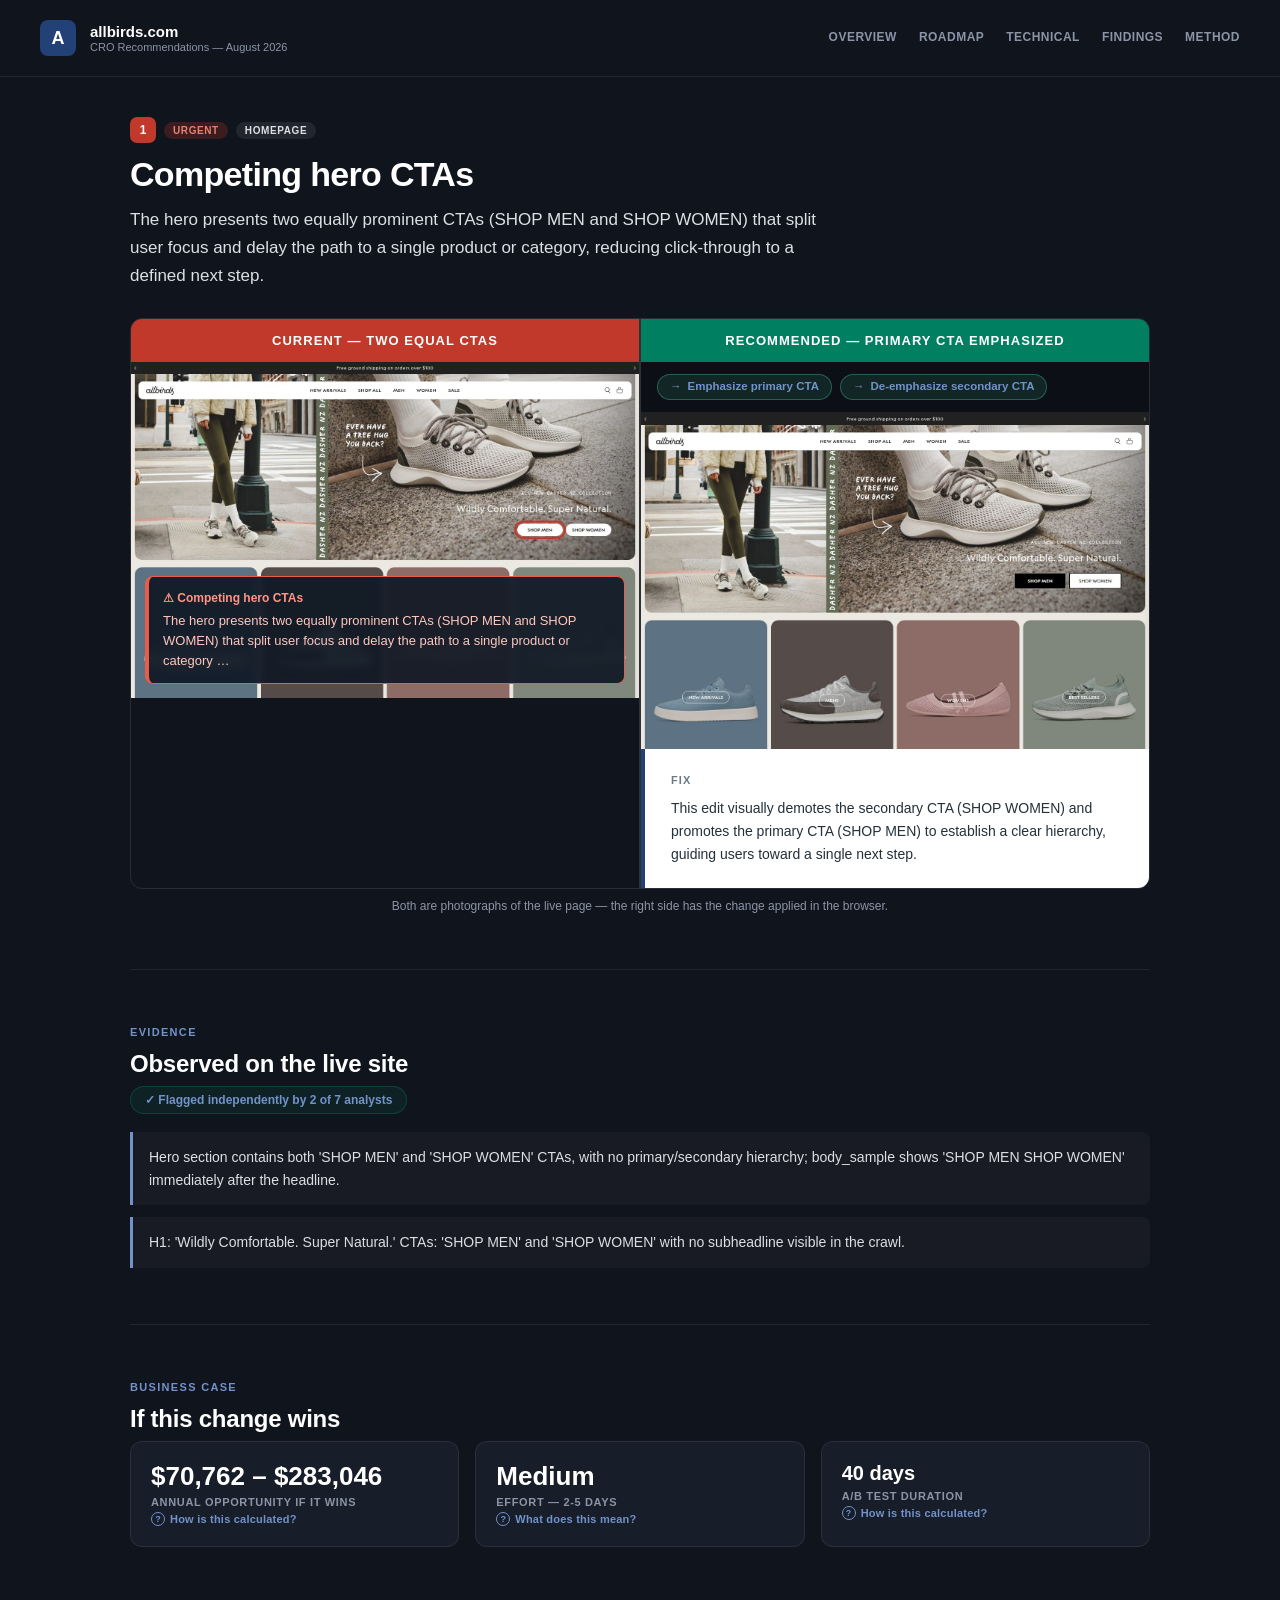
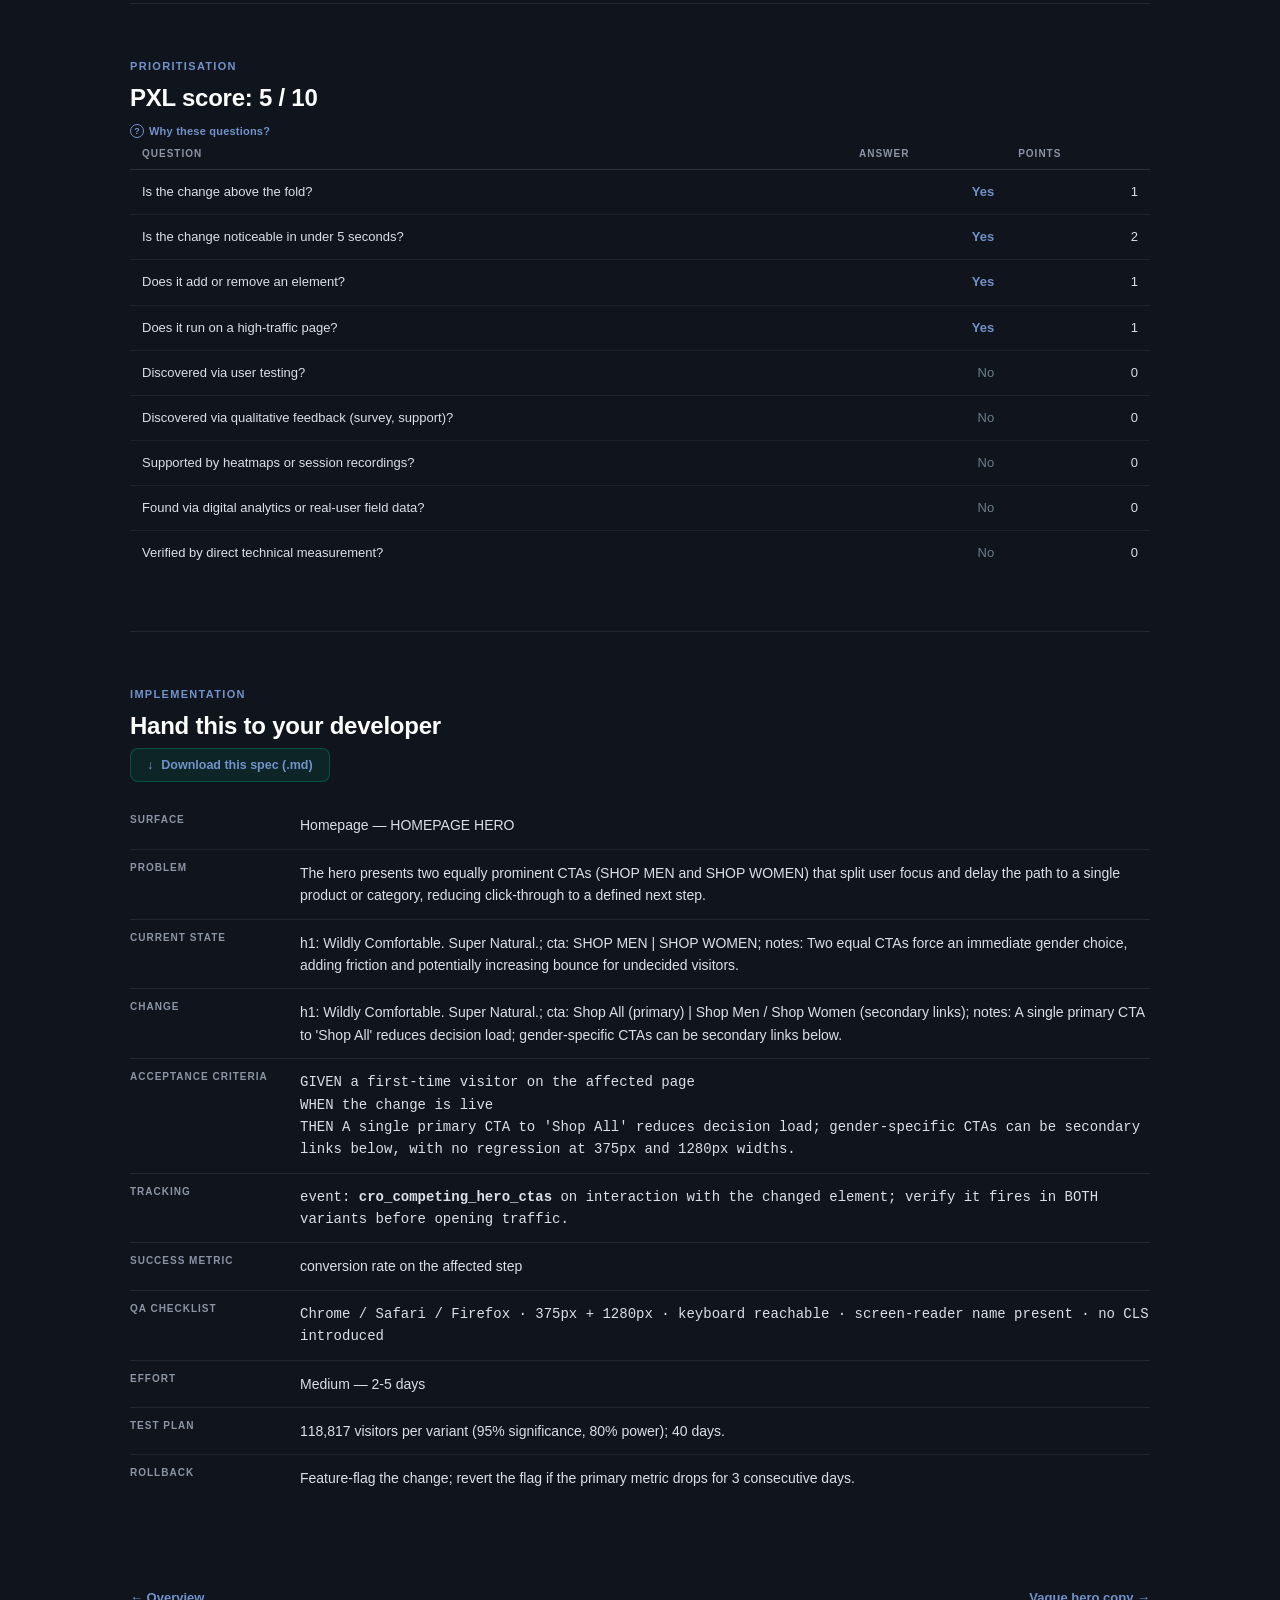
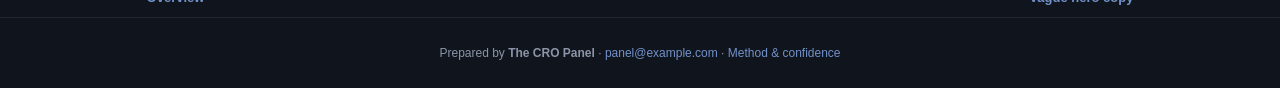
<file: finding_1_competing_hero_ctas.html>
<!doctype html>
<html lang="en">
<head>
<meta charset="utf-8">
<meta name="viewport" content="width=device-width, initial-scale=1.0">
<title>Competing hero CTAs — allbirds.com</title>
<link rel="stylesheet" href="cro_system.css">
<style>:root{--green:#224177;--teal:#7292ca;--navy:#10141c;--mid:#171d29;--light:#212a3b;--muted:#8b95a7;--off:#dcdfe5;}</style></head>
<body>
<header>
  <a class="logo-area" href="index.html" style="text-decoration:none">
    <div class="logo-dot">A</div>
    <div>
      <div class="logo-text">allbirds.com</div>
      <div class="logo-sub">CRO Recommendations — August 2026</div>
    </div>
  </a>
  <nav class="nav"><a href="index.html">Overview</a><a href="roadmap.html">Roadmap</a><a href="technical.html">Technical</a><a href="appendix.html">Findings</a><a href="methodology.html">Method</a></nav>
</header>

<div class="wrap">
  <div class="finding-head">
    <div class="badge-row">
      <span class="rank-chip rank-urgent">1</span>
      <span class="badge badge-urgent">Urgent</span>
      <span class="badge badge-effort">Homepage</span>
      
    </div>
    <h1>Competing hero CTAs</h1>
    <p class="thesis">The hero presents two equally prominent CTAs (SHOP MEN and SHOP WOMEN) that split user focus and delay the path to a single product or category, reducing click-through to a defined next step.</p>
  </div>
  
  <div class="section" style="padding-top:0;border-top:none">
    <div class="split">
      <div class="col">
        <div class="label-bar label-current">CURRENT — Two equal CTAs</div>
        <div class="shotwrap photo-side"><img class="shot-pair" src="shot_before_0_competing_hero_ctas.jpg" alt="Screenshot" loading="lazy"><div class="shot-tag"><strong>⚠ Competing hero CTAs</strong>The hero presents two equally prominent CTAs (SHOP MEN and SHOP WOMEN) that split user focus and delay the path to a single product or category …</div></div>
      </div>
      <div class="divider"></div>
      <div class="col">
        <div class="label-bar label-recommended">RECOMMENDED — Primary CTA emphasized</div>
        <div class="diff-chips"><span class="chip">Emphasize primary CTA</span><span class="chip">De-emphasize secondary CTA</span></div><div class="shotwrap photo-side"><img class="shot-pair" src="shot_after_0_competing_hero_ctas.jpg" alt="Screenshot" loading="lazy"></div>
        <div class="annotation good"><strong>Fix</strong>This edit visually demotes the secondary CTA (SHOP WOMEN) and promotes the primary CTA (SHOP MEN) to establish a clear hierarchy, guiding users toward a single next step.</div>
      </div>
    </div>
    <div class="photo-note">Both are photographs of the live page — the right side has the change applied in the browser.</div>
  </div>
  
<div class="section">
  <div class="eyebrow-label">Evidence</div>
  <h2 class="section-title">Observed on the live site </h2>
  <div class="agreement">✓ Flagged independently by 2 of 7 analysts</div>
  <ul class="evidence-list"><li>Hero section contains both &#x27;SHOP MEN&#x27; and &#x27;SHOP WOMEN&#x27; CTAs, with no primary/secondary hierarchy; body_sample shows &#x27;SHOP MEN SHOP WOMEN&#x27; immediately after the headline.</li><li>H1: &#x27;Wildly Comfortable. Super Natural.&#x27; CTAs: &#x27;SHOP MEN&#x27; and &#x27;SHOP WOMEN&#x27; with no subheadline visible in the crawl.</li></ul>
</div>
  
<div class="section">
  <div class="eyebrow-label">Business case</div>
  <h2 class="section-title">If this change wins</h2>
  <div class="tiles" style="grid-template-columns:repeat(3,1fr)">
    <div class="tile">
      <div class="tval">$70,762 – $283,046</div>
      <div class="tlabel">annual opportunity if it wins</div>
      <button class="explain" data-m="size-1">How is this calculated?</button>
    </div>
    <div class="tile">
      <div class="tval">Medium</div>
      <div class="tlabel">Effort — 2-5 days</div>
      <button class="explain" data-m="eff-1">What does this mean?</button>
    </div>
    <div class="tile">
      <div class="tval" style="font-size:20px">40 days</div>
      <div class="tlabel">A/B test duration</div>
      <button class="explain" data-m="test-1">How is this calculated?</button>
    </div>
  </div>
</div>
  
<div class="section">
  <div class="eyebrow-label">Prioritisation</div>
  <h2 class="section-title">PXL score: 5 / 10</h2>
  <button class="explain" data-m="pxl-1">Why these questions?</button>
  <div class="tscroll"><table class="dtable">
    <thead><tr><th>Question</th><th class="num">Answer</th><th class="num">Points</th></tr></thead>
    <tbody><tr><td>Is the change above the fold?</td><td class="num yes">Yes</td><td class="num">1</td></tr><tr><td>Is the change noticeable in under 5 seconds?</td><td class="num yes">Yes</td><td class="num">2</td></tr><tr><td>Does it add or remove an element?</td><td class="num yes">Yes</td><td class="num">1</td></tr><tr><td>Does it run on a high-traffic page?</td><td class="num yes">Yes</td><td class="num">1</td></tr><tr><td>Discovered via user testing?</td><td class="num no">No</td><td class="num">0</td></tr><tr><td>Discovered via qualitative feedback (survey, support)?</td><td class="num no">No</td><td class="num">0</td></tr><tr><td>Supported by heatmaps or session recordings?</td><td class="num no">No</td><td class="num">0</td></tr><tr><td>Found via digital analytics or real-user field data?</td><td class="num no">No</td><td class="num">0</td></tr><tr><td>Verified by direct technical measurement?</td><td class="num no">No</td><td class="num">0</td></tr></tbody>
  </table></div>
</div>
  
<div class="section">
  <div class="eyebrow-label">Implementation</div>
  <h2 class="section-title">Hand this to your developer</h2>
  <div class="dl-row" style="margin:0 0 20px">
    <a class="btn-dl" href="dev_spec_1_competing_hero_ctas.md" download>Download this spec (.md)</a>
  </div>
  <dl class="spec">
    <dt>Surface</dt><dd>Homepage — HOMEPAGE HERO</dd>
    <dt>Problem</dt><dd>The hero presents two equally prominent CTAs (SHOP MEN and SHOP WOMEN) that split user focus and delay the path to a single product or category, reducing click-through to a defined next step.</dd>
    <dt>Current state</dt><dd>h1: Wildly Comfortable. Super Natural.; cta: SHOP MEN | SHOP WOMEN; notes: Two equal CTAs force an immediate gender choice, adding friction and potentially increasing bounce for undecided visitors.</dd>
    <dt>Change</dt><dd>h1: Wildly Comfortable. Super Natural.; cta: Shop All (primary) | Shop Men / Shop Women (secondary links); notes: A single primary CTA to &#x27;Shop All&#x27; reduces decision load; gender-specific CTAs can be secondary links below.</dd>
    <dt>Acceptance criteria</dt><dd class="mono">GIVEN a first-time visitor on the affected page<br>
      WHEN the change is live<br>
      THEN A single primary CTA to &#x27;Shop All&#x27; reduces decision load; gender-specific CTAs can be secondary links below,
      with no regression at 375px and 1280px widths.</dd>
    <dt>Tracking</dt><dd class="mono">event: <strong>cro_competing_hero_ctas</strong> on interaction with the
      changed element; verify it fires in BOTH variants before opening traffic.</dd>
    <dt>Success metric</dt><dd>conversion rate on the affected step</dd>
    <dt>QA checklist</dt><dd class="mono">Chrome / Safari / Firefox · 375px + 1280px ·
      keyboard reachable · screen-reader name present · no CLS introduced</dd>
    <dt>Effort</dt><dd>Medium —
      2-5 days</dd>
    <dt>Test plan</dt><dd>118,817 visitors per variant
      (95% significance, 80% power);
      40 days.</dd>
    <dt>Rollback</dt><dd>Feature-flag the change; revert the flag if the primary metric
      drops for 3 consecutive days.</dd>
  </dl>
</div>
  <div class="pager"><a href="index.html">← Overview</a><a href="finding_2_vague_hero_copy.html">Vague hero copy →</a></div>
</div>
<div class="footer">
  Prepared by <strong>The CRO Panel</strong> · <a href="mailto:panel@example.com">panel@example.com</a> · <a href="methodology.html">Method &amp; confidence</a>
</div>
<div class="modal-overlay" id="modal-root"><div class="modal-box"></div></div>
<template id="m-size-1"><h3>How this range is calculated</h3><p>Result: <strong>$70,762 – $283,046 / yr</strong></p><div class="formula">annual visits × baseline conversion × relative lift × order value
= 2,160,000 annual visits x 2.10% conversion x 2.0-8.0% relative lift x $78 order value</div><p>The 2.0–8.0% relative-lift band is an assumption bounded by severity (Urgent), not a prediction.</p><p><strong>Why the range is conservative:</strong> Across 127,000 experiments, 12% produced a statistically significant improvement on the primary metric; a healthy programme win rate is 10-30%. Winning tests also overstate their true effect, so treat this as the prize if the change works — never expected revenue.</p></template><template id="m-eff-1"><h3>How effort is estimated</h3><table><tr><th>Bracket</th><th>Days</th><th>Typical scope</th></tr><tr><td>Low</td><td class='num'>0.5–2</td><td>copy, colour, labels, image swaps</td></tr><tr><td>Medium</td><td class='num'>2–5</td><td>layout shifts, form changes, new modules</td></tr><tr><td>High</td><td class='num'>5+</td><td>personalisation, funnel work, integrations</td></tr></table><p>Assigned by matching the recommended change against these scopes; the estimate is a bracket, not a quote.</p></template><template id="m-test-1"><h3>Sample size math</h3><p>Two-proportion z-test, the standard pre-test sample-size calculation:</p><div class="formula">n = [z&#8320;.&#8320;&#8322;&#8325;·√(2·p̄·(1−p̄)) + z&#8320;.&#8322;&#8320;·√(p₁(1−p₁)+p₂(1−p₂))]² / (p₁−p₂)²</div><table><tr><td>Baseline conversion</td><td class='num'>2.1%</td></tr><tr><td>Significance / power</td><td class='num'>95% / 80%</td></tr><tr><td>Sample per variant, 8.0% lift</td><td class='num'>118,817</td></tr><tr><td>Sample per variant, 2.0% lift</td><td class='num'>1,847,435</td></tr></table><p>Halving the minimum detectable effect roughly quadruples the sample required, which is why the conservative figure is so much larger.</p></template><template id="m-pxl-1"><h3>What PXL is</h3><p>PXL is CXL's prioritisation framework: binary questions instead of subjective 1–10 guesses, weighted toward evidence.</p><p>Findings discovered by inspection score zero on all four evidence questions — that is the honest signal, not a defect. Findings verified by direct measurement earn the extension point and, where real-user field data is involved, the analytics point.</p><p>The full rubric is on the <a href="methodology.html" style="color:var(--teal)">method page</a>.</p></template><script>
(function(){
  var root=document.getElementById('modal-root');
  function close(){root.classList.remove('open');}
  document.addEventListener('click',function(e){
    var b=e.target.closest('[data-m]');
    if(b){var t=document.getElementById('m-'+b.getAttribute('data-m'));
      if(t){root.querySelector('.modal-box').innerHTML=
        '<button class="modal-close" aria-label="Close">\u00d7</button>'+t.innerHTML;
        root.classList.add('open');}return;}
    if(e.target.closest('.modal-close')||e.target===root)close();
  });
  document.addEventListener('keydown',function(e){if(e.key==='Escape')close();});
  function scale(){
    document.querySelectorAll('.card-preview .preview-inner').forEach(function(el){
      var w=el.parentElement.clientWidth;if(!w)return;
      var s=w/1280;el.style.transform='scale('+s+')';
      el.parentElement.style.height=Math.round(514*s)+'px';});
  }
  scale();window.addEventListener('resize',scale);
  function pos(){
    document.querySelectorAll('.shot-scroll[data-frac]').forEach(function(el){
      var img=el.querySelector('img');
      var go=function(){var f=parseFloat(el.getAttribute('data-frac'))||0;
        el.scrollTop=f*(el.scrollHeight-el.clientHeight);};
      if(img&&!img.complete){img.addEventListener('load',go);}else{go();}
    });
  }
  pos();
})();
</script>
</body>
</html>
</file>
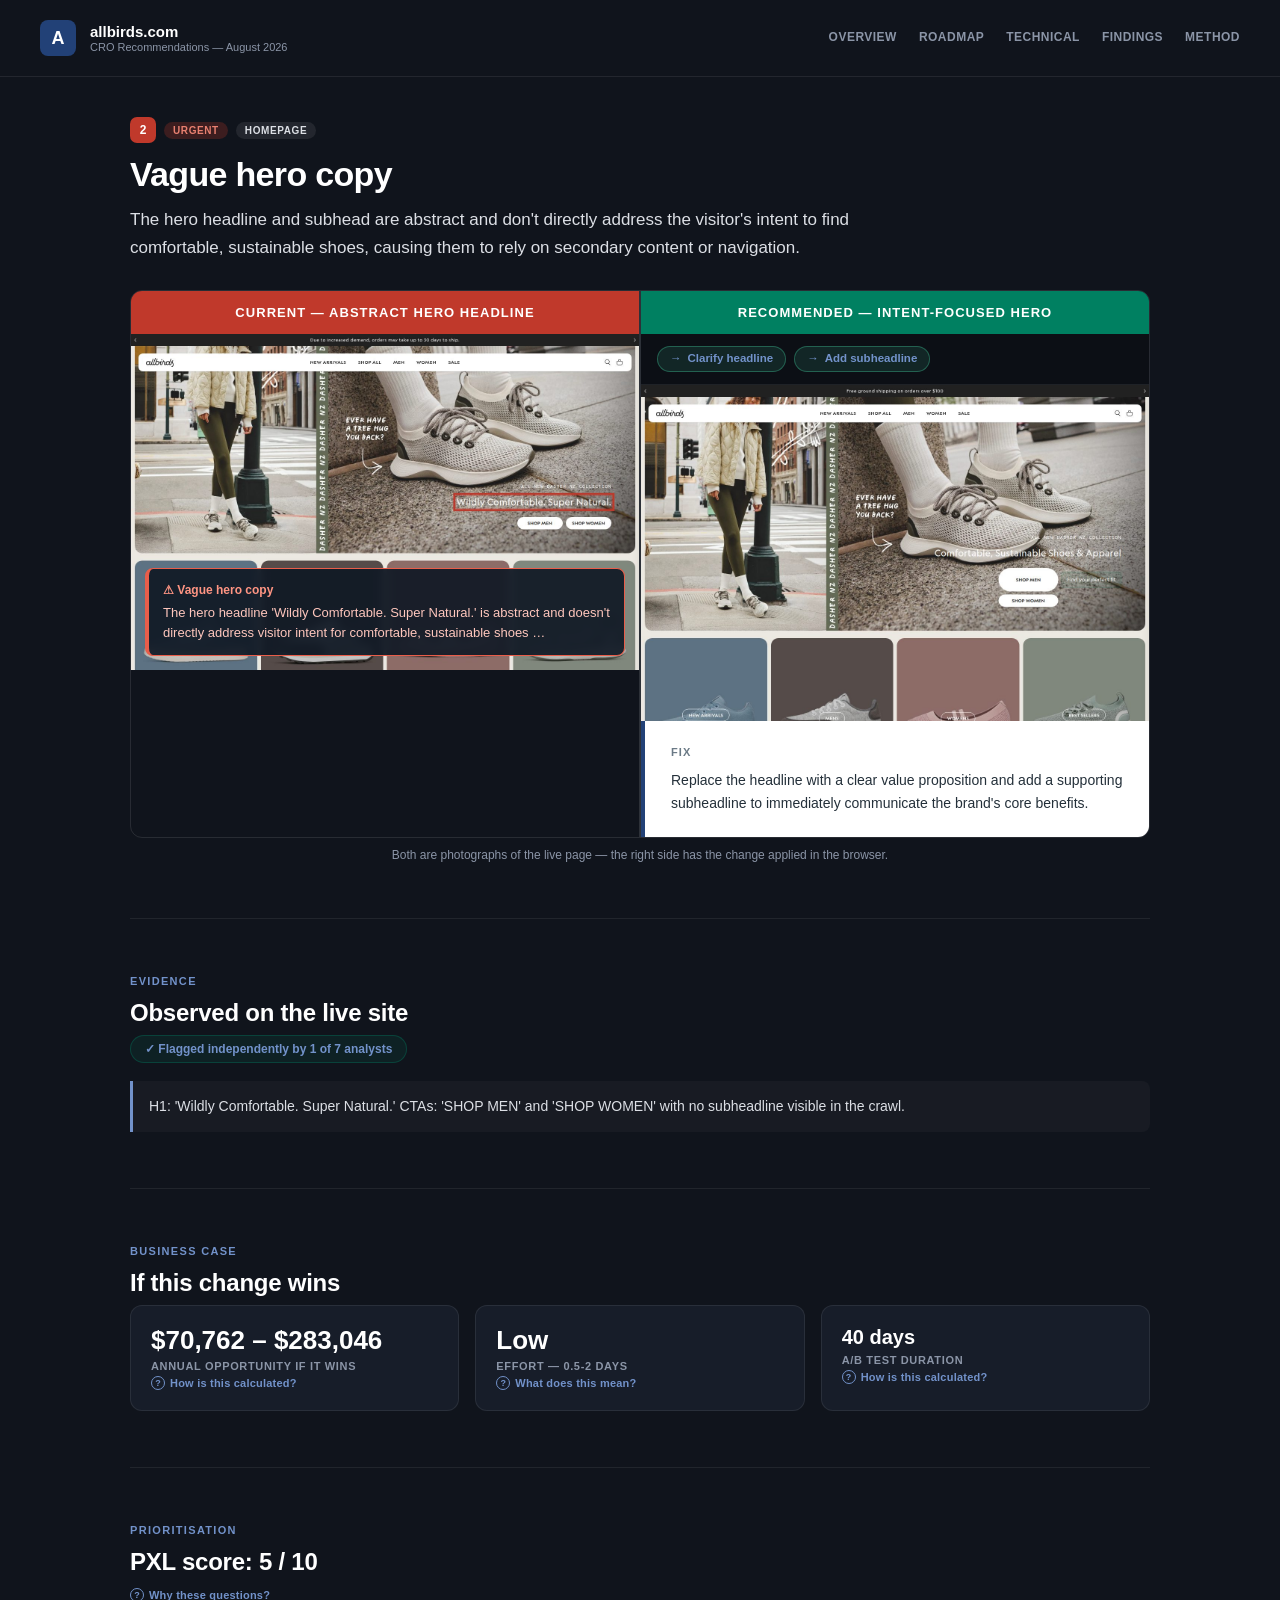
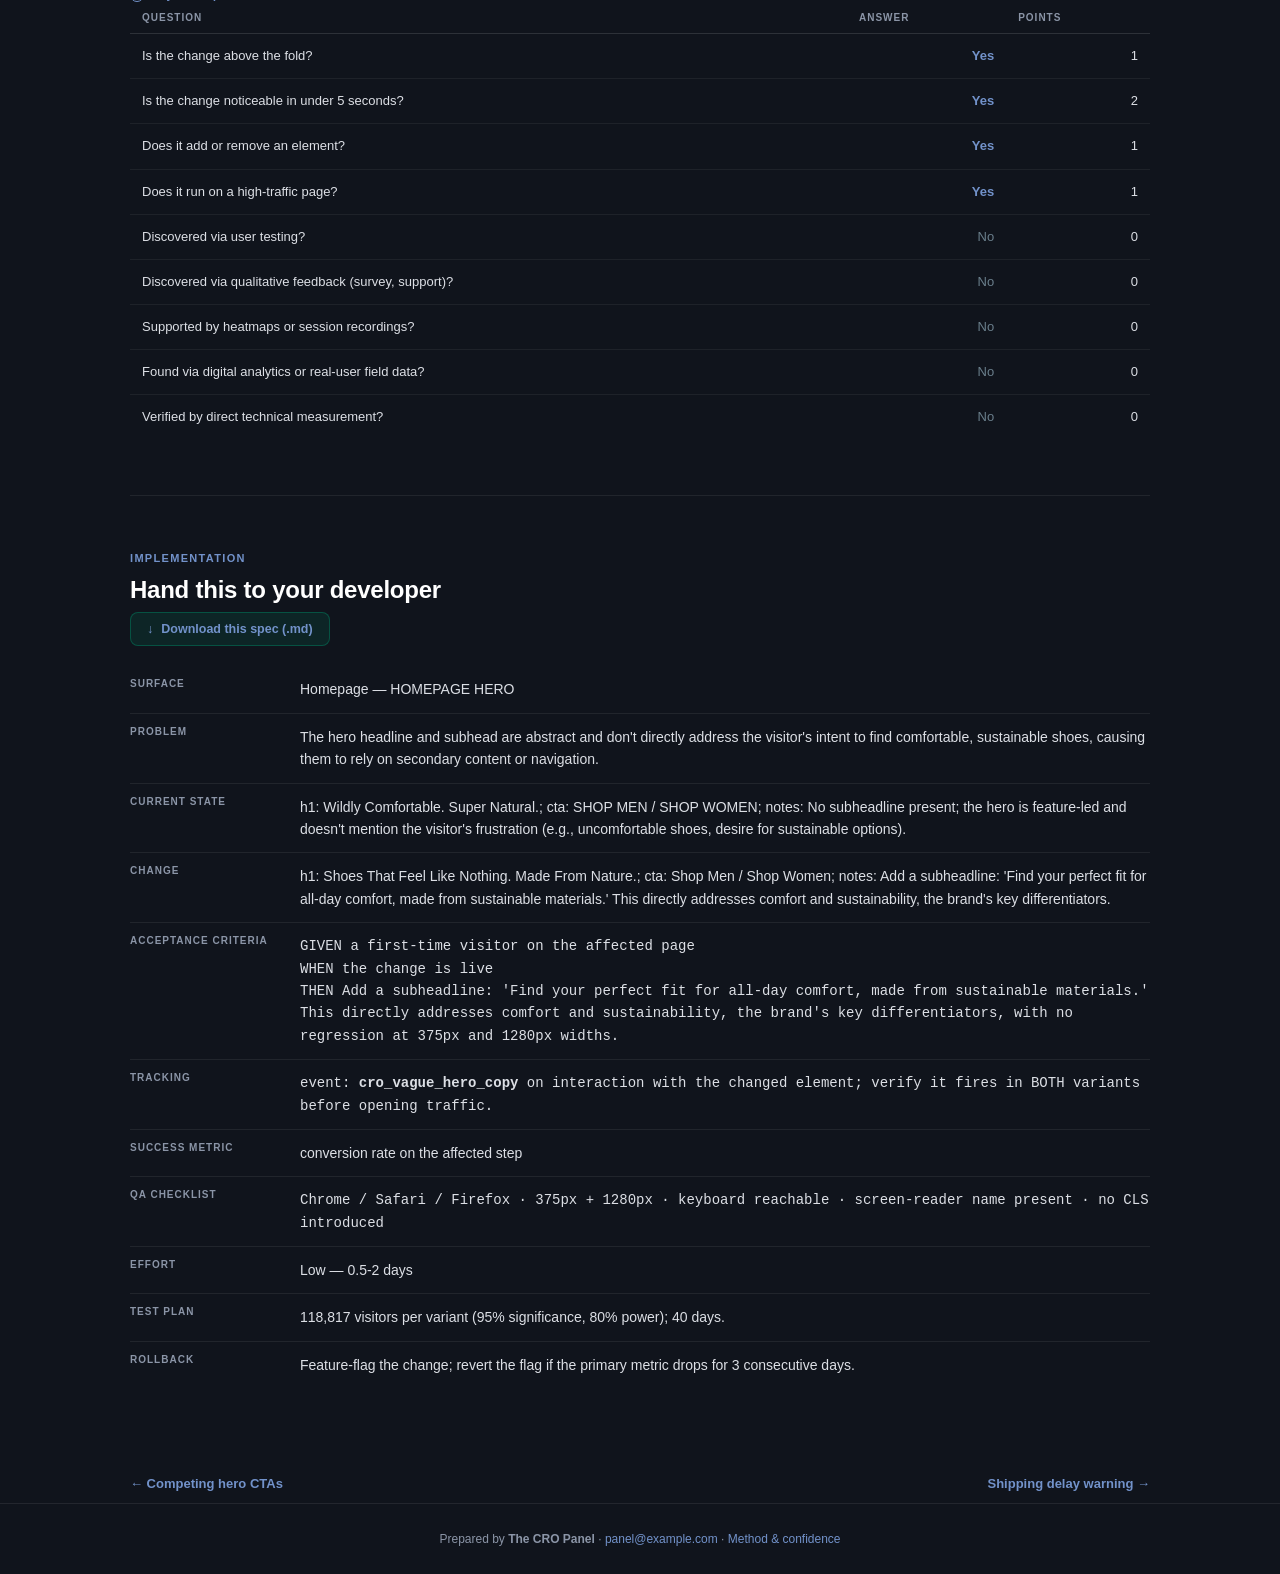
<file: finding_2_vague_hero_copy.html>
<!doctype html>
<html lang="en">
<head>
<meta charset="utf-8">
<meta name="viewport" content="width=device-width, initial-scale=1.0">
<title>Vague hero copy — allbirds.com</title>
<link rel="stylesheet" href="cro_system.css">
<style>:root{--green:#224177;--teal:#7292ca;--navy:#10141c;--mid:#171d29;--light:#212a3b;--muted:#8b95a7;--off:#dcdfe5;}</style></head>
<body>
<header>
  <a class="logo-area" href="index.html" style="text-decoration:none">
    <div class="logo-dot">A</div>
    <div>
      <div class="logo-text">allbirds.com</div>
      <div class="logo-sub">CRO Recommendations — August 2026</div>
    </div>
  </a>
  <nav class="nav"><a href="index.html">Overview</a><a href="roadmap.html">Roadmap</a><a href="technical.html">Technical</a><a href="appendix.html">Findings</a><a href="methodology.html">Method</a></nav>
</header>

<div class="wrap">
  <div class="finding-head">
    <div class="badge-row">
      <span class="rank-chip rank-urgent">2</span>
      <span class="badge badge-urgent">Urgent</span>
      <span class="badge badge-effort">Homepage</span>
      
    </div>
    <h1>Vague hero copy</h1>
    <p class="thesis">The hero headline and subhead are abstract and don&#x27;t directly address the visitor&#x27;s intent to find comfortable, sustainable shoes, causing them to rely on secondary content or navigation.</p>
  </div>
  
  <div class="section" style="padding-top:0;border-top:none">
    <div class="split">
      <div class="col">
        <div class="label-bar label-current">CURRENT — Abstract hero headline</div>
        <div class="shotwrap photo-side"><img class="shot-pair" src="shot_before_1_vague_hero_copy.jpg" alt="Screenshot" loading="lazy"><div class="shot-tag"><strong>⚠ Vague hero copy</strong>The hero headline &#x27;Wildly Comfortable. Super Natural.&#x27; is abstract and doesn&#x27;t directly address visitor intent for comfortable, sustainable shoes …</div></div>
      </div>
      <div class="divider"></div>
      <div class="col">
        <div class="label-bar label-recommended">RECOMMENDED — Intent-focused hero</div>
        <div class="diff-chips"><span class="chip">Clarify headline</span><span class="chip">Add subheadline</span></div><div class="shotwrap photo-side"><img class="shot-pair" src="shot_after_1_vague_hero_copy.jpg" alt="Screenshot" loading="lazy"></div>
        <div class="annotation good"><strong>Fix</strong>Replace the headline with a clear value proposition and add a supporting subheadline to immediately communicate the brand&#x27;s core benefits.</div>
      </div>
    </div>
    <div class="photo-note">Both are photographs of the live page — the right side has the change applied in the browser.</div>
  </div>
  
<div class="section">
  <div class="eyebrow-label">Evidence</div>
  <h2 class="section-title">Observed on the live site </h2>
  <div class="agreement">✓ Flagged independently by 1 of 7 analysts</div>
  <ul class="evidence-list"><li>H1: &#x27;Wildly Comfortable. Super Natural.&#x27; CTAs: &#x27;SHOP MEN&#x27; and &#x27;SHOP WOMEN&#x27; with no subheadline visible in the crawl.</li></ul>
</div>
  
<div class="section">
  <div class="eyebrow-label">Business case</div>
  <h2 class="section-title">If this change wins</h2>
  <div class="tiles" style="grid-template-columns:repeat(3,1fr)">
    <div class="tile">
      <div class="tval">$70,762 – $283,046</div>
      <div class="tlabel">annual opportunity if it wins</div>
      <button class="explain" data-m="size-2">How is this calculated?</button>
    </div>
    <div class="tile">
      <div class="tval">Low</div>
      <div class="tlabel">Effort — 0.5-2 days</div>
      <button class="explain" data-m="eff-2">What does this mean?</button>
    </div>
    <div class="tile">
      <div class="tval" style="font-size:20px">40 days</div>
      <div class="tlabel">A/B test duration</div>
      <button class="explain" data-m="test-2">How is this calculated?</button>
    </div>
  </div>
</div>
  
<div class="section">
  <div class="eyebrow-label">Prioritisation</div>
  <h2 class="section-title">PXL score: 5 / 10</h2>
  <button class="explain" data-m="pxl-2">Why these questions?</button>
  <div class="tscroll"><table class="dtable">
    <thead><tr><th>Question</th><th class="num">Answer</th><th class="num">Points</th></tr></thead>
    <tbody><tr><td>Is the change above the fold?</td><td class="num yes">Yes</td><td class="num">1</td></tr><tr><td>Is the change noticeable in under 5 seconds?</td><td class="num yes">Yes</td><td class="num">2</td></tr><tr><td>Does it add or remove an element?</td><td class="num yes">Yes</td><td class="num">1</td></tr><tr><td>Does it run on a high-traffic page?</td><td class="num yes">Yes</td><td class="num">1</td></tr><tr><td>Discovered via user testing?</td><td class="num no">No</td><td class="num">0</td></tr><tr><td>Discovered via qualitative feedback (survey, support)?</td><td class="num no">No</td><td class="num">0</td></tr><tr><td>Supported by heatmaps or session recordings?</td><td class="num no">No</td><td class="num">0</td></tr><tr><td>Found via digital analytics or real-user field data?</td><td class="num no">No</td><td class="num">0</td></tr><tr><td>Verified by direct technical measurement?</td><td class="num no">No</td><td class="num">0</td></tr></tbody>
  </table></div>
</div>
  
<div class="section">
  <div class="eyebrow-label">Implementation</div>
  <h2 class="section-title">Hand this to your developer</h2>
  <div class="dl-row" style="margin:0 0 20px">
    <a class="btn-dl" href="dev_spec_2_vague_hero_copy.md" download>Download this spec (.md)</a>
  </div>
  <dl class="spec">
    <dt>Surface</dt><dd>Homepage — HOMEPAGE HERO</dd>
    <dt>Problem</dt><dd>The hero headline and subhead are abstract and don&#x27;t directly address the visitor&#x27;s intent to find comfortable, sustainable shoes, causing them to rely on secondary content or navigation.</dd>
    <dt>Current state</dt><dd>h1: Wildly Comfortable. Super Natural.; cta: SHOP MEN / SHOP WOMEN; notes: No subheadline present; the hero is feature-led and doesn&#x27;t mention the visitor&#x27;s frustration (e.g., uncomfortable shoes, desire for sustainable options).</dd>
    <dt>Change</dt><dd>h1: Shoes That Feel Like Nothing. Made From Nature.; cta: Shop Men / Shop Women; notes: Add a subheadline: &#x27;Find your perfect fit for all-day comfort, made from sustainable materials.&#x27; This directly addresses comfort and sustainability, the brand&#x27;s key differentiators.</dd>
    <dt>Acceptance criteria</dt><dd class="mono">GIVEN a first-time visitor on the affected page<br>
      WHEN the change is live<br>
      THEN Add a subheadline: &#x27;Find your perfect fit for all-day comfort, made from sustainable materials.&#x27; This directly addresses comfort and sustainability, the brand&#x27;s key differentiators,
      with no regression at 375px and 1280px widths.</dd>
    <dt>Tracking</dt><dd class="mono">event: <strong>cro_vague_hero_copy</strong> on interaction with the
      changed element; verify it fires in BOTH variants before opening traffic.</dd>
    <dt>Success metric</dt><dd>conversion rate on the affected step</dd>
    <dt>QA checklist</dt><dd class="mono">Chrome / Safari / Firefox · 375px + 1280px ·
      keyboard reachable · screen-reader name present · no CLS introduced</dd>
    <dt>Effort</dt><dd>Low —
      0.5-2 days</dd>
    <dt>Test plan</dt><dd>118,817 visitors per variant
      (95% significance, 80% power);
      40 days.</dd>
    <dt>Rollback</dt><dd>Feature-flag the change; revert the flag if the primary metric
      drops for 3 consecutive days.</dd>
  </dl>
</div>
  <div class="pager"><a href="finding_1_competing_hero_ctas.html">← Competing hero CTAs</a><a href="finding_3_shipping_delay_warning.html">Shipping delay warning →</a></div>
</div>
<div class="footer">
  Prepared by <strong>The CRO Panel</strong> · <a href="mailto:panel@example.com">panel@example.com</a> · <a href="methodology.html">Method &amp; confidence</a>
</div>
<div class="modal-overlay" id="modal-root"><div class="modal-box"></div></div>
<template id="m-size-2"><h3>How this range is calculated</h3><p>Result: <strong>$70,762 – $283,046 / yr</strong></p><div class="formula">annual visits × baseline conversion × relative lift × order value
= 2,160,000 annual visits x 2.10% conversion x 2.0-8.0% relative lift x $78 order value</div><p>The 2.0–8.0% relative-lift band is an assumption bounded by severity (Urgent), not a prediction.</p><p><strong>Why the range is conservative:</strong> Across 127,000 experiments, 12% produced a statistically significant improvement on the primary metric; a healthy programme win rate is 10-30%. Winning tests also overstate their true effect, so treat this as the prize if the change works — never expected revenue.</p></template><template id="m-eff-2"><h3>How effort is estimated</h3><table><tr><th>Bracket</th><th>Days</th><th>Typical scope</th></tr><tr><td>Low</td><td class='num'>0.5–2</td><td>copy, colour, labels, image swaps</td></tr><tr><td>Medium</td><td class='num'>2–5</td><td>layout shifts, form changes, new modules</td></tr><tr><td>High</td><td class='num'>5+</td><td>personalisation, funnel work, integrations</td></tr></table><p>Assigned by matching the recommended change against these scopes; the estimate is a bracket, not a quote.</p></template><template id="m-test-2"><h3>Sample size math</h3><p>Two-proportion z-test, the standard pre-test sample-size calculation:</p><div class="formula">n = [z&#8320;.&#8320;&#8322;&#8325;·√(2·p̄·(1−p̄)) + z&#8320;.&#8322;&#8320;·√(p₁(1−p₁)+p₂(1−p₂))]² / (p₁−p₂)²</div><table><tr><td>Baseline conversion</td><td class='num'>2.1%</td></tr><tr><td>Significance / power</td><td class='num'>95% / 80%</td></tr><tr><td>Sample per variant, 8.0% lift</td><td class='num'>118,817</td></tr><tr><td>Sample per variant, 2.0% lift</td><td class='num'>1,847,435</td></tr></table><p>Halving the minimum detectable effect roughly quadruples the sample required, which is why the conservative figure is so much larger.</p></template><template id="m-pxl-2"><h3>What PXL is</h3><p>PXL is CXL's prioritisation framework: binary questions instead of subjective 1–10 guesses, weighted toward evidence.</p><p>Findings discovered by inspection score zero on all four evidence questions — that is the honest signal, not a defect. Findings verified by direct measurement earn the extension point and, where real-user field data is involved, the analytics point.</p><p>The full rubric is on the <a href="methodology.html" style="color:var(--teal)">method page</a>.</p></template><script>
(function(){
  var root=document.getElementById('modal-root');
  function close(){root.classList.remove('open');}
  document.addEventListener('click',function(e){
    var b=e.target.closest('[data-m]');
    if(b){var t=document.getElementById('m-'+b.getAttribute('data-m'));
      if(t){root.querySelector('.modal-box').innerHTML=
        '<button class="modal-close" aria-label="Close">\u00d7</button>'+t.innerHTML;
        root.classList.add('open');}return;}
    if(e.target.closest('.modal-close')||e.target===root)close();
  });
  document.addEventListener('keydown',function(e){if(e.key==='Escape')close();});
  function scale(){
    document.querySelectorAll('.card-preview .preview-inner').forEach(function(el){
      var w=el.parentElement.clientWidth;if(!w)return;
      var s=w/1280;el.style.transform='scale('+s+')';
      el.parentElement.style.height=Math.round(514*s)+'px';});
  }
  scale();window.addEventListener('resize',scale);
  function pos(){
    document.querySelectorAll('.shot-scroll[data-frac]').forEach(function(el){
      var img=el.querySelector('img');
      var go=function(){var f=parseFloat(el.getAttribute('data-frac'))||0;
        el.scrollTop=f*(el.scrollHeight-el.clientHeight);};
      if(img&&!img.complete){img.addEventListener('load',go);}else{go();}
    });
  }
  pos();
})();
</script>
</body>
</html>
</file>
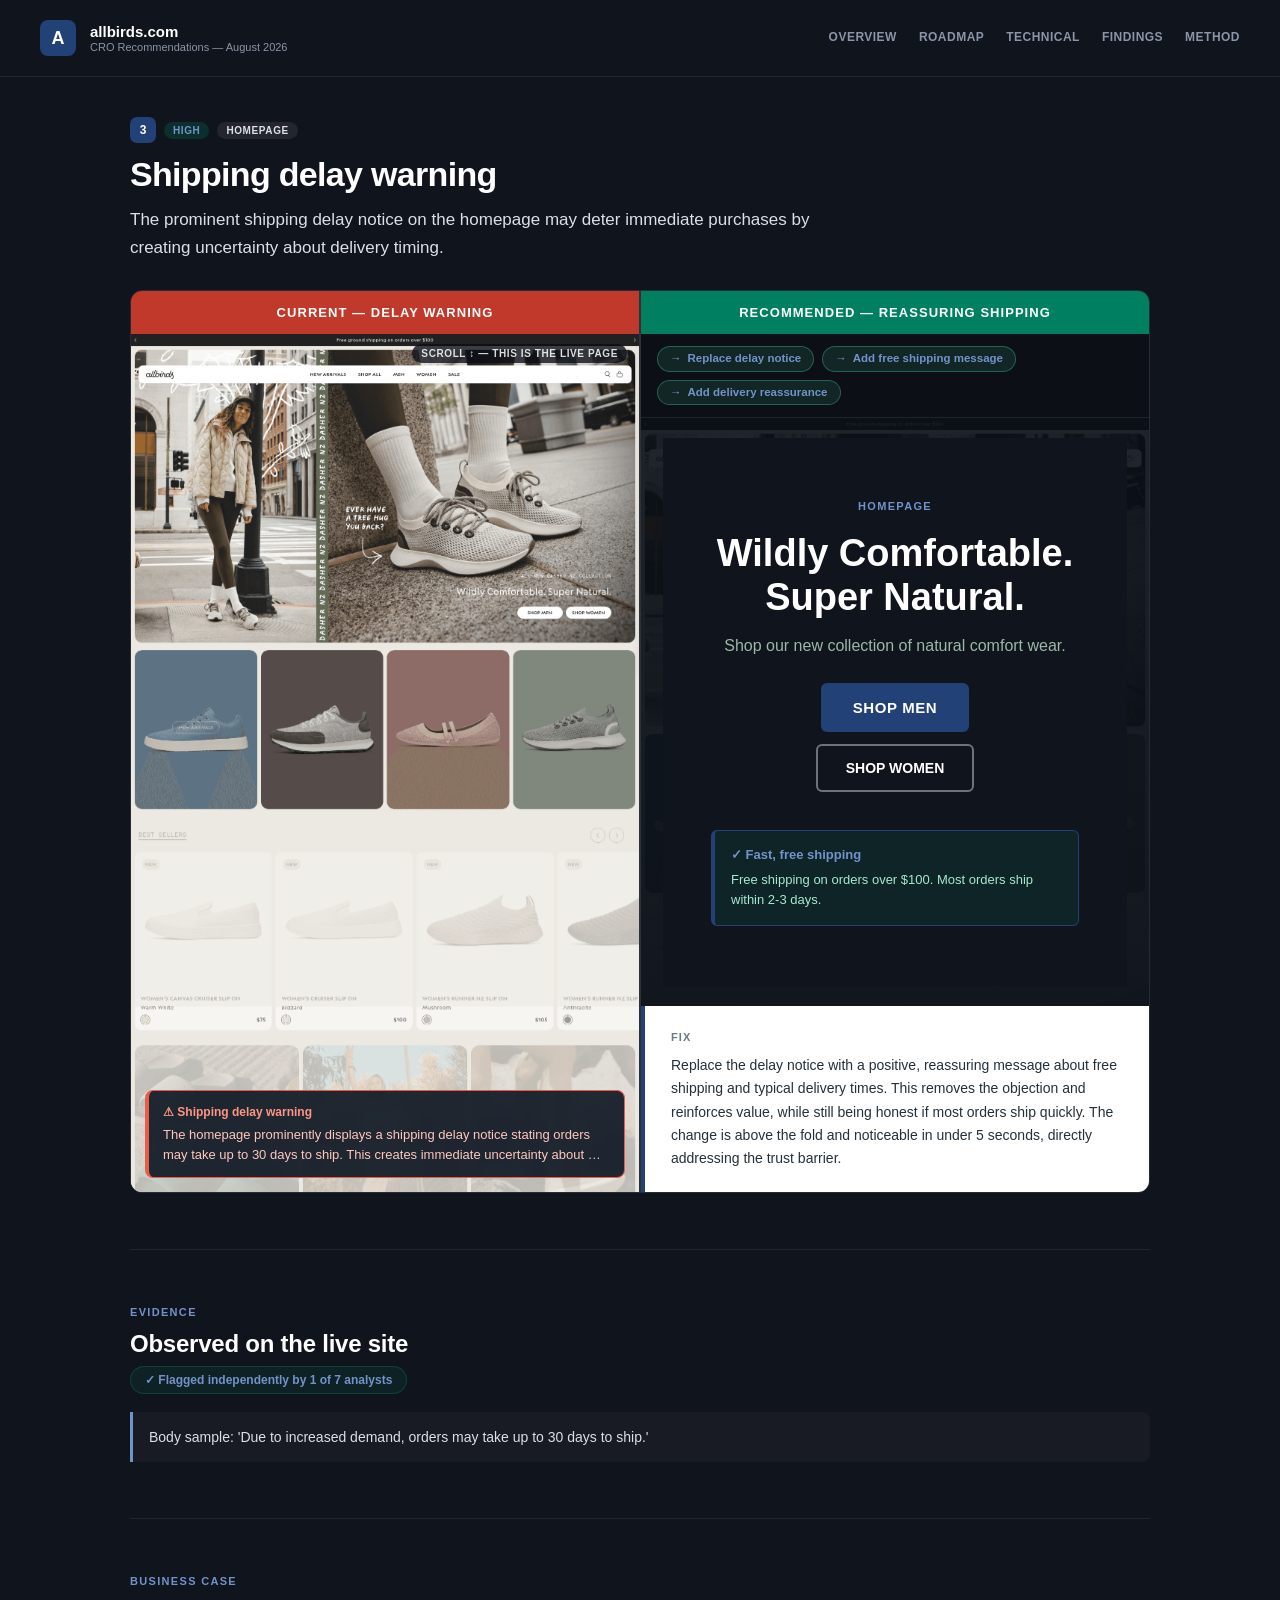
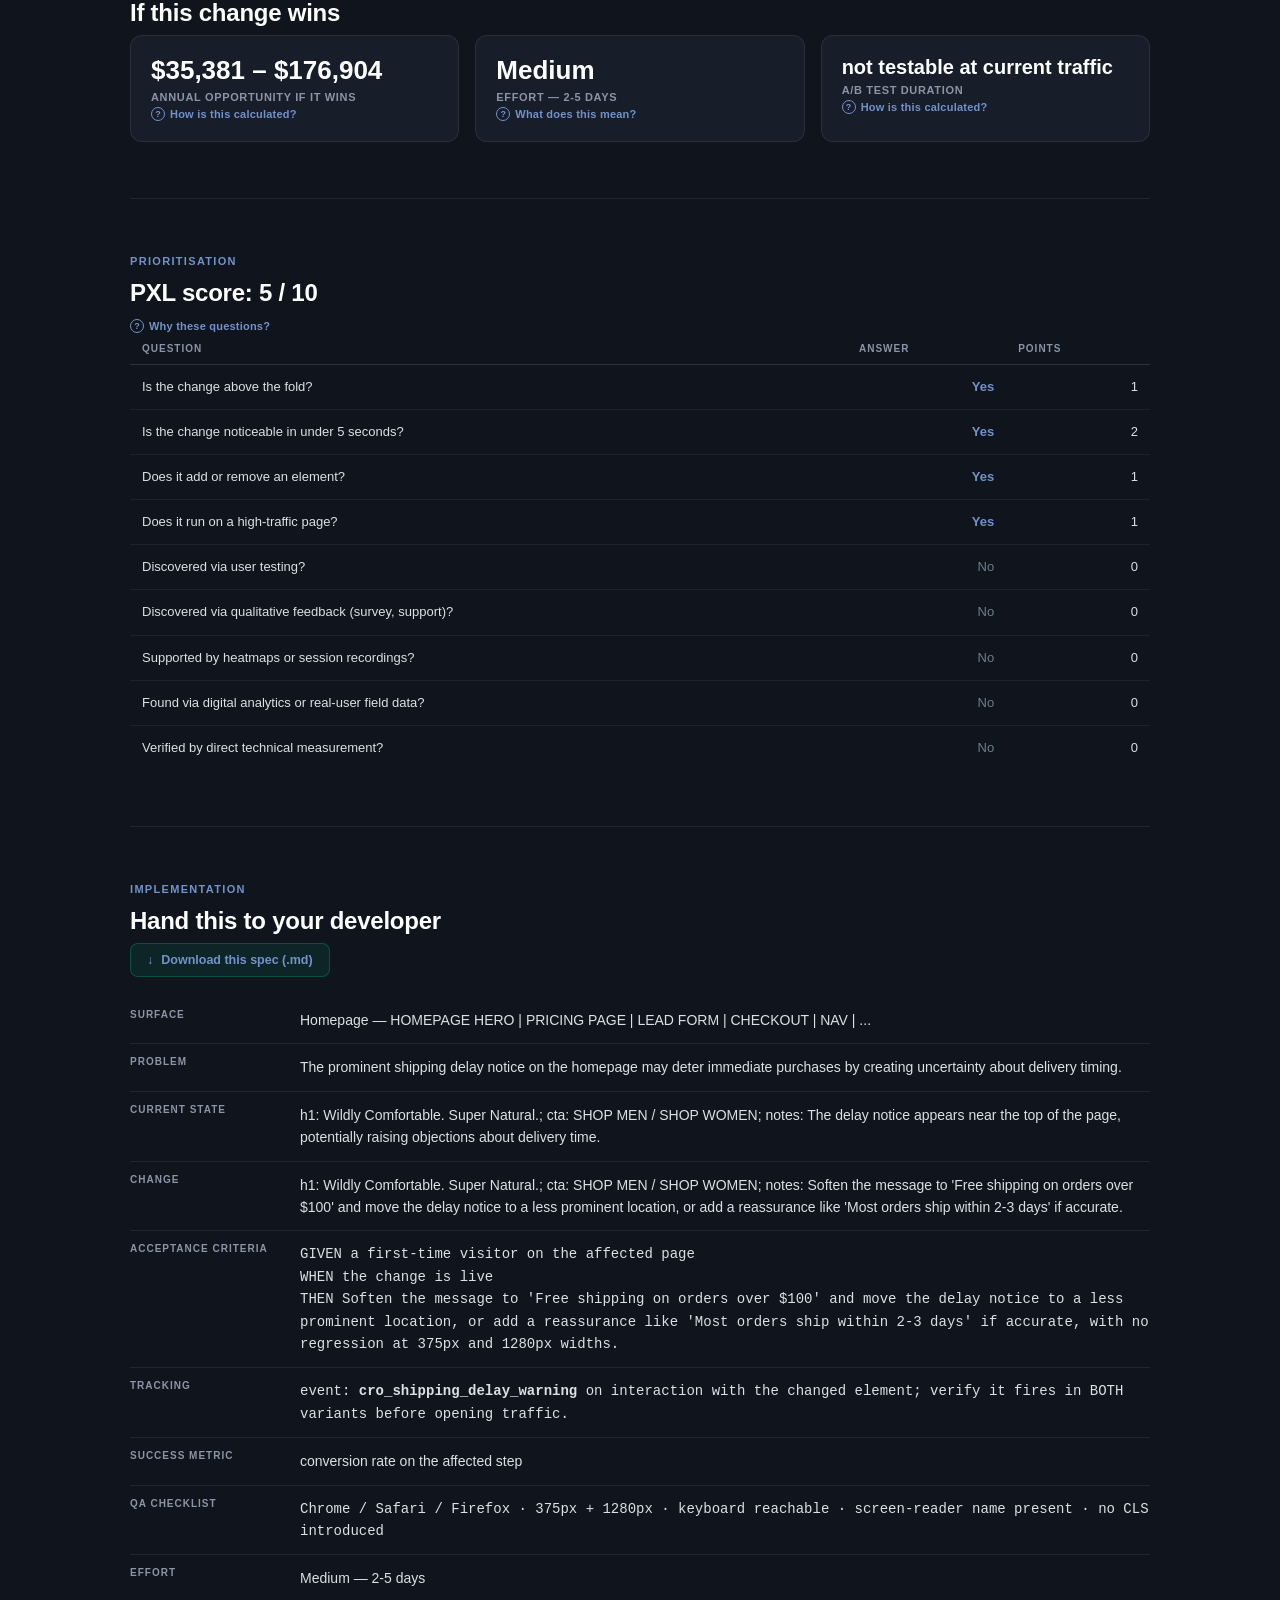
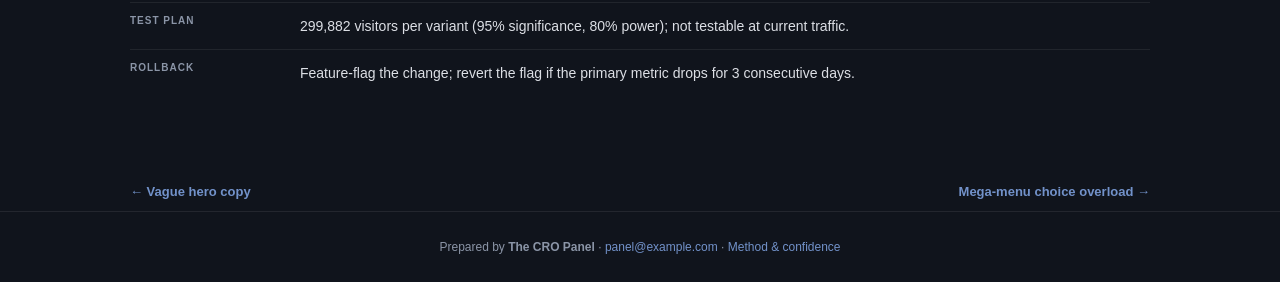
<file: finding_3_shipping_delay_warning.html>
<!doctype html>
<html lang="en">
<head>
<meta charset="utf-8">
<meta name="viewport" content="width=device-width, initial-scale=1.0">
<title>Shipping delay warning — allbirds.com</title>
<link rel="stylesheet" href="cro_system.css">
<style>:root{--green:#224177;--teal:#7292ca;--navy:#10141c;--mid:#171d29;--light:#212a3b;--muted:#8b95a7;--off:#dcdfe5;}</style></head>
<body>
<header>
  <a class="logo-area" href="index.html" style="text-decoration:none">
    <div class="logo-dot">A</div>
    <div>
      <div class="logo-text">allbirds.com</div>
      <div class="logo-sub">CRO Recommendations — August 2026</div>
    </div>
  </a>
  <nav class="nav"><a href="index.html">Overview</a><a href="roadmap.html">Roadmap</a><a href="technical.html">Technical</a><a href="appendix.html">Findings</a><a href="methodology.html">Method</a></nav>
</header>

<div class="wrap">
  <div class="finding-head">
    <div class="badge-row">
      <span class="rank-chip rank-high">3</span>
      <span class="badge badge-high">High</span>
      <span class="badge badge-effort">Homepage</span>
      
    </div>
    <h1>Shipping delay warning</h1>
    <p class="thesis">The prominent shipping delay notice on the homepage may deter immediate purchases by creating uncertainty about delivery timing.</p>
  </div>
  
  <div class="section" style="padding-top:0;border-top:none">
    <div class="split">
      <div class="col">
        <div class="label-bar label-current">CURRENT — Delay warning</div>
        <div class="shotwrap"><div class="shot-scroll" data-frac="0.05"><img class="shot-full" src="shot_home.png" alt="Full-page screenshot of the current page" loading="lazy"></div><div class="shot-hint">scroll ↕ — this is the live page</div><div class="shot-tag"><strong>⚠ Shipping delay warning</strong>The homepage prominently displays a shipping delay notice stating orders may take up to 30 days to ship. This creates immediate uncertainty about …</div></div>
      </div>
      <div class="divider"></div>
      <div class="col">
        <div class="label-bar label-recommended">RECOMMENDED — Reassuring shipping</div>
        <div class="diff-chips"><span class="chip">Replace delay notice</span><span class="chip">Add free shipping message</span><span class="chip">Add delivery reassurance</span></div><div class="rec-stage" style="background-image:url('shot_home.png')"><div class="rec-dim"></div><div class="rec-card"><div class="surface"><p class="eyebrow">Homepage</p><h1>Wildly Comfortable. Super Natural.</h1><p>Shop our new collection of natural comfort wear.</p><span class="btn-primary">SHOP MEN</span> <span class="btn-secondary">SHOP WOMEN</span><div class="win-callout"><strong>✓ Fast, free shipping</strong>Free shipping on orders over $100. Most orders ship within 2-3 days.</div></div></div></div>
        <div class="annotation good"><strong>Fix</strong>Replace the delay notice with a positive, reassuring message about free shipping and typical delivery times. This removes the objection and reinforces value, while still being honest if most orders ship quickly. The change is above the fold and noticeable in under 5 seconds, directly addressing the trust barrier.</div>
      </div>
    </div>
    
  </div>
  
<div class="section">
  <div class="eyebrow-label">Evidence</div>
  <h2 class="section-title">Observed on the live site </h2>
  <div class="agreement">✓ Flagged independently by 1 of 7 analysts</div>
  <ul class="evidence-list"><li>Body sample: &#x27;Due to increased demand, orders may take up to 30 days to ship.&#x27;</li></ul>
</div>
  
<div class="section">
  <div class="eyebrow-label">Business case</div>
  <h2 class="section-title">If this change wins</h2>
  <div class="tiles" style="grid-template-columns:repeat(3,1fr)">
    <div class="tile">
      <div class="tval">$35,381 – $176,904</div>
      <div class="tlabel">annual opportunity if it wins</div>
      <button class="explain" data-m="size-3">How is this calculated?</button>
    </div>
    <div class="tile">
      <div class="tval">Medium</div>
      <div class="tlabel">Effort — 2-5 days</div>
      <button class="explain" data-m="eff-3">What does this mean?</button>
    </div>
    <div class="tile">
      <div class="tval" style="font-size:20px">not testable at current traffic</div>
      <div class="tlabel">A/B test duration</div>
      <button class="explain" data-m="test-3">How is this calculated?</button>
    </div>
  </div>
</div>
  
<div class="section">
  <div class="eyebrow-label">Prioritisation</div>
  <h2 class="section-title">PXL score: 5 / 10</h2>
  <button class="explain" data-m="pxl-3">Why these questions?</button>
  <div class="tscroll"><table class="dtable">
    <thead><tr><th>Question</th><th class="num">Answer</th><th class="num">Points</th></tr></thead>
    <tbody><tr><td>Is the change above the fold?</td><td class="num yes">Yes</td><td class="num">1</td></tr><tr><td>Is the change noticeable in under 5 seconds?</td><td class="num yes">Yes</td><td class="num">2</td></tr><tr><td>Does it add or remove an element?</td><td class="num yes">Yes</td><td class="num">1</td></tr><tr><td>Does it run on a high-traffic page?</td><td class="num yes">Yes</td><td class="num">1</td></tr><tr><td>Discovered via user testing?</td><td class="num no">No</td><td class="num">0</td></tr><tr><td>Discovered via qualitative feedback (survey, support)?</td><td class="num no">No</td><td class="num">0</td></tr><tr><td>Supported by heatmaps or session recordings?</td><td class="num no">No</td><td class="num">0</td></tr><tr><td>Found via digital analytics or real-user field data?</td><td class="num no">No</td><td class="num">0</td></tr><tr><td>Verified by direct technical measurement?</td><td class="num no">No</td><td class="num">0</td></tr></tbody>
  </table></div>
</div>
  
<div class="section">
  <div class="eyebrow-label">Implementation</div>
  <h2 class="section-title">Hand this to your developer</h2>
  <div class="dl-row" style="margin:0 0 20px">
    <a class="btn-dl" href="dev_spec_3_shipping_delay_warning.md" download>Download this spec (.md)</a>
  </div>
  <dl class="spec">
    <dt>Surface</dt><dd>Homepage — HOMEPAGE HERO | PRICING PAGE | LEAD FORM | CHECKOUT | NAV | ...</dd>
    <dt>Problem</dt><dd>The prominent shipping delay notice on the homepage may deter immediate purchases by creating uncertainty about delivery timing.</dd>
    <dt>Current state</dt><dd>h1: Wildly Comfortable. Super Natural.; cta: SHOP MEN / SHOP WOMEN; notes: The delay notice appears near the top of the page, potentially raising objections about delivery time.</dd>
    <dt>Change</dt><dd>h1: Wildly Comfortable. Super Natural.; cta: SHOP MEN / SHOP WOMEN; notes: Soften the message to &#x27;Free shipping on orders over $100&#x27; and move the delay notice to a less prominent location, or add a reassurance like &#x27;Most orders ship within 2-3 days&#x27; if accurate.</dd>
    <dt>Acceptance criteria</dt><dd class="mono">GIVEN a first-time visitor on the affected page<br>
      WHEN the change is live<br>
      THEN Soften the message to &#x27;Free shipping on orders over $100&#x27; and move the delay notice to a less prominent location, or add a reassurance like &#x27;Most orders ship within 2-3 days&#x27; if accurate,
      with no regression at 375px and 1280px widths.</dd>
    <dt>Tracking</dt><dd class="mono">event: <strong>cro_shipping_delay_warning</strong> on interaction with the
      changed element; verify it fires in BOTH variants before opening traffic.</dd>
    <dt>Success metric</dt><dd>conversion rate on the affected step</dd>
    <dt>QA checklist</dt><dd class="mono">Chrome / Safari / Firefox · 375px + 1280px ·
      keyboard reachable · screen-reader name present · no CLS introduced</dd>
    <dt>Effort</dt><dd>Medium —
      2-5 days</dd>
    <dt>Test plan</dt><dd>299,882 visitors per variant
      (95% significance, 80% power);
      not testable at current traffic.</dd>
    <dt>Rollback</dt><dd>Feature-flag the change; revert the flag if the primary metric
      drops for 3 consecutive days.</dd>
  </dl>
</div>
  <div class="pager"><a href="finding_2_vague_hero_copy.html">← Vague hero copy</a><a href="finding_4_mega_menu_choice_overload.html">Mega-menu choice overload →</a></div>
</div>
<div class="footer">
  Prepared by <strong>The CRO Panel</strong> · <a href="mailto:panel@example.com">panel@example.com</a> · <a href="methodology.html">Method &amp; confidence</a>
</div>
<div class="modal-overlay" id="modal-root"><div class="modal-box"></div></div>
<template id="m-size-3"><h3>How this range is calculated</h3><p>Result: <strong>$35,381 – $176,904 / yr</strong></p><div class="formula">annual visits × baseline conversion × relative lift × order value
= 2,160,000 annual visits x 2.10% conversion x 1.0-5.0% relative lift x $78 order value</div><p>The 1.0–5.0% relative-lift band is an assumption bounded by severity (High), not a prediction.</p><p><strong>Why the range is conservative:</strong> Across 127,000 experiments, 12% produced a statistically significant improvement on the primary metric; a healthy programme win rate is 10-30%. Winning tests also overstate their true effect, so treat this as the prize if the change works — never expected revenue.</p></template><template id="m-eff-3"><h3>How effort is estimated</h3><table><tr><th>Bracket</th><th>Days</th><th>Typical scope</th></tr><tr><td>Low</td><td class='num'>0.5–2</td><td>copy, colour, labels, image swaps</td></tr><tr><td>Medium</td><td class='num'>2–5</td><td>layout shifts, form changes, new modules</td></tr><tr><td>High</td><td class='num'>5+</td><td>personalisation, funnel work, integrations</td></tr></table><p>Assigned by matching the recommended change against these scopes; the estimate is a bracket, not a quote.</p></template><template id="m-test-3"><h3>Sample size math</h3><p>Two-proportion z-test, the standard pre-test sample-size calculation:</p><div class="formula">n = [z&#8320;.&#8320;&#8322;&#8325;·√(2·p̄·(1−p̄)) + z&#8320;.&#8322;&#8320;·√(p₁(1−p₁)+p₂(1−p₂))]² / (p₁−p₂)²</div><table><tr><td>Baseline conversion</td><td class='num'>2.1%</td></tr><tr><td>Significance / power</td><td class='num'>95% / 80%</td></tr><tr><td>Sample per variant, 5.0% lift</td><td class='num'>299,882</td></tr><tr><td>Sample per variant, 1.0% lift</td><td class='num'>7,353,946</td></tr></table><p>Halving the minimum detectable effect roughly quadruples the sample required, which is why the conservative figure is so much larger.</p></template><template id="m-pxl-3"><h3>What PXL is</h3><p>PXL is CXL's prioritisation framework: binary questions instead of subjective 1–10 guesses, weighted toward evidence.</p><p>Findings discovered by inspection score zero on all four evidence questions — that is the honest signal, not a defect. Findings verified by direct measurement earn the extension point and, where real-user field data is involved, the analytics point.</p><p>The full rubric is on the <a href="methodology.html" style="color:var(--teal)">method page</a>.</p></template><script>
(function(){
  var root=document.getElementById('modal-root');
  function close(){root.classList.remove('open');}
  document.addEventListener('click',function(e){
    var b=e.target.closest('[data-m]');
    if(b){var t=document.getElementById('m-'+b.getAttribute('data-m'));
      if(t){root.querySelector('.modal-box').innerHTML=
        '<button class="modal-close" aria-label="Close">\u00d7</button>'+t.innerHTML;
        root.classList.add('open');}return;}
    if(e.target.closest('.modal-close')||e.target===root)close();
  });
  document.addEventListener('keydown',function(e){if(e.key==='Escape')close();});
  function scale(){
    document.querySelectorAll('.card-preview .preview-inner').forEach(function(el){
      var w=el.parentElement.clientWidth;if(!w)return;
      var s=w/1280;el.style.transform='scale('+s+')';
      el.parentElement.style.height=Math.round(514*s)+'px';});
  }
  scale();window.addEventListener('resize',scale);
  function pos(){
    document.querySelectorAll('.shot-scroll[data-frac]').forEach(function(el){
      var img=el.querySelector('img');
      var go=function(){var f=parseFloat(el.getAttribute('data-frac'))||0;
        el.scrollTop=f*(el.scrollHeight-el.clientHeight);};
      if(img&&!img.complete){img.addEventListener('load',go);}else{go();}
    });
  }
  pos();
})();
</script>
</body>
</html>
</file>
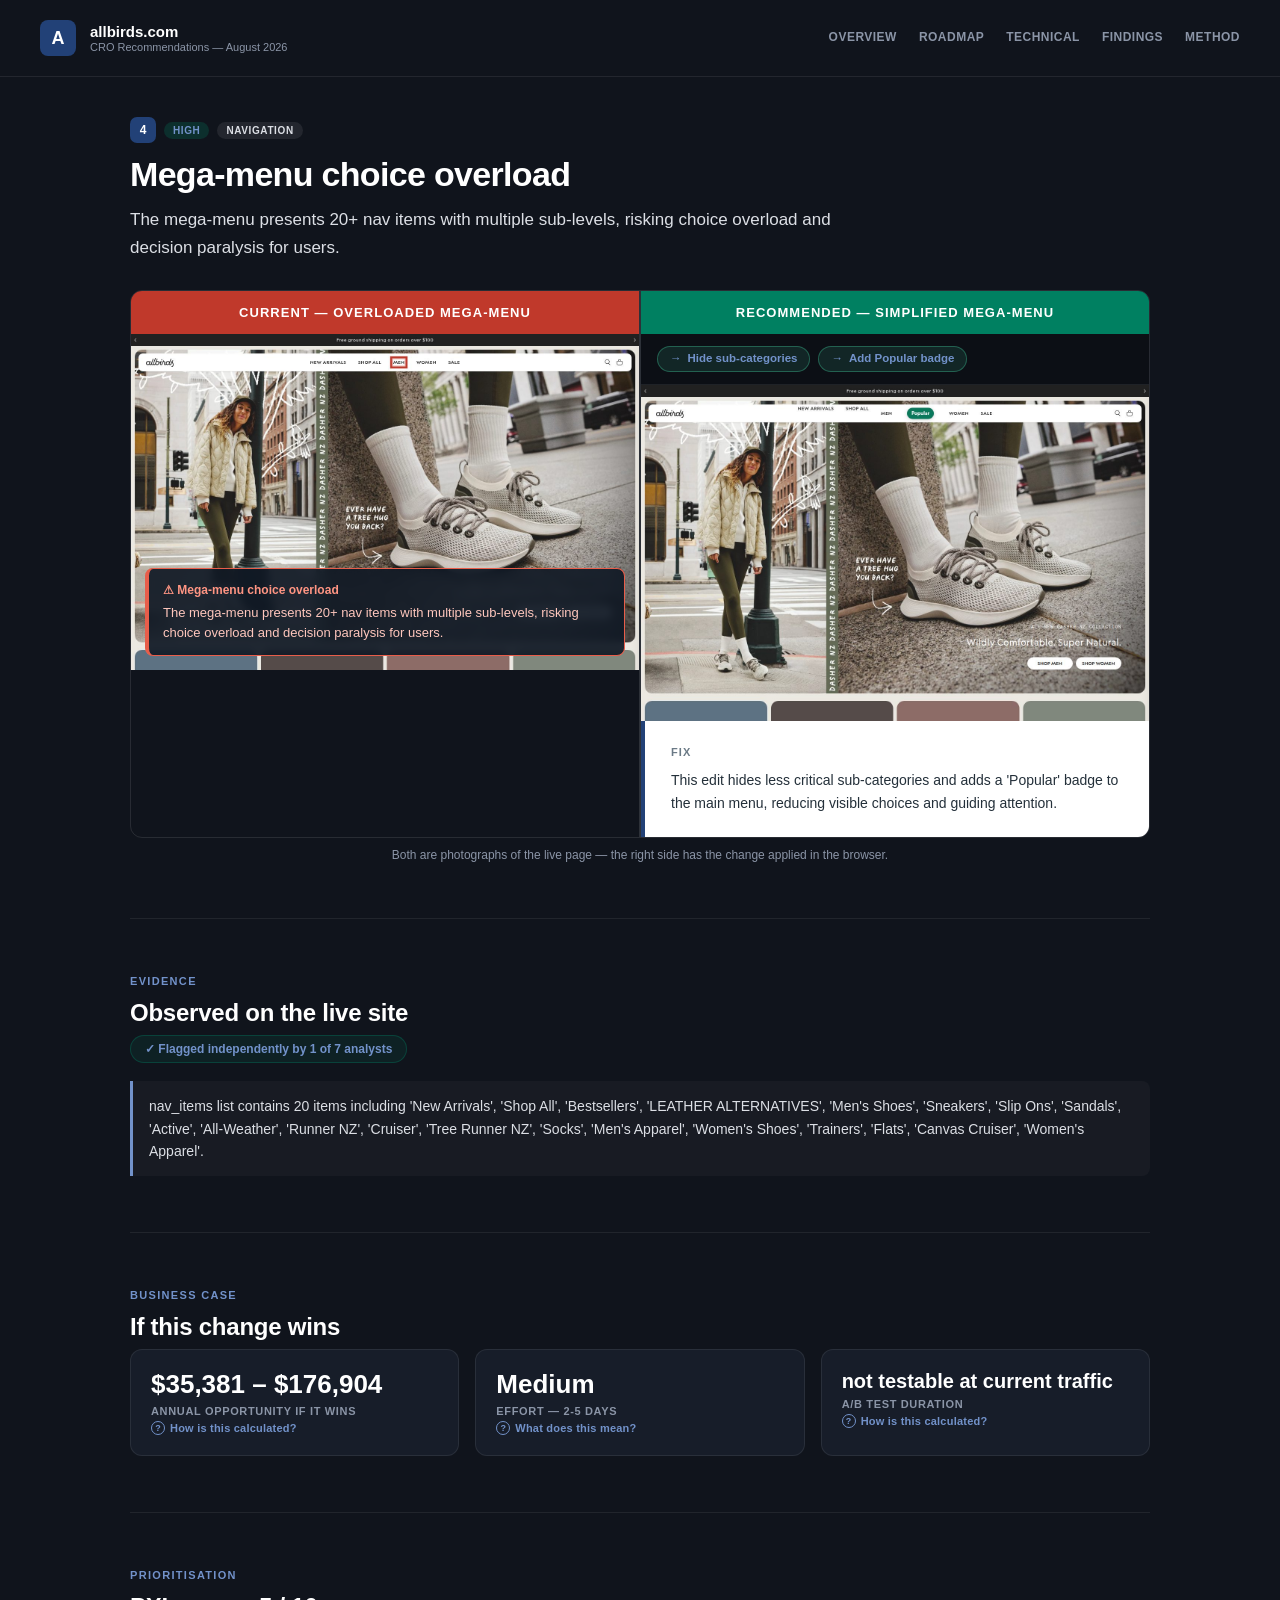
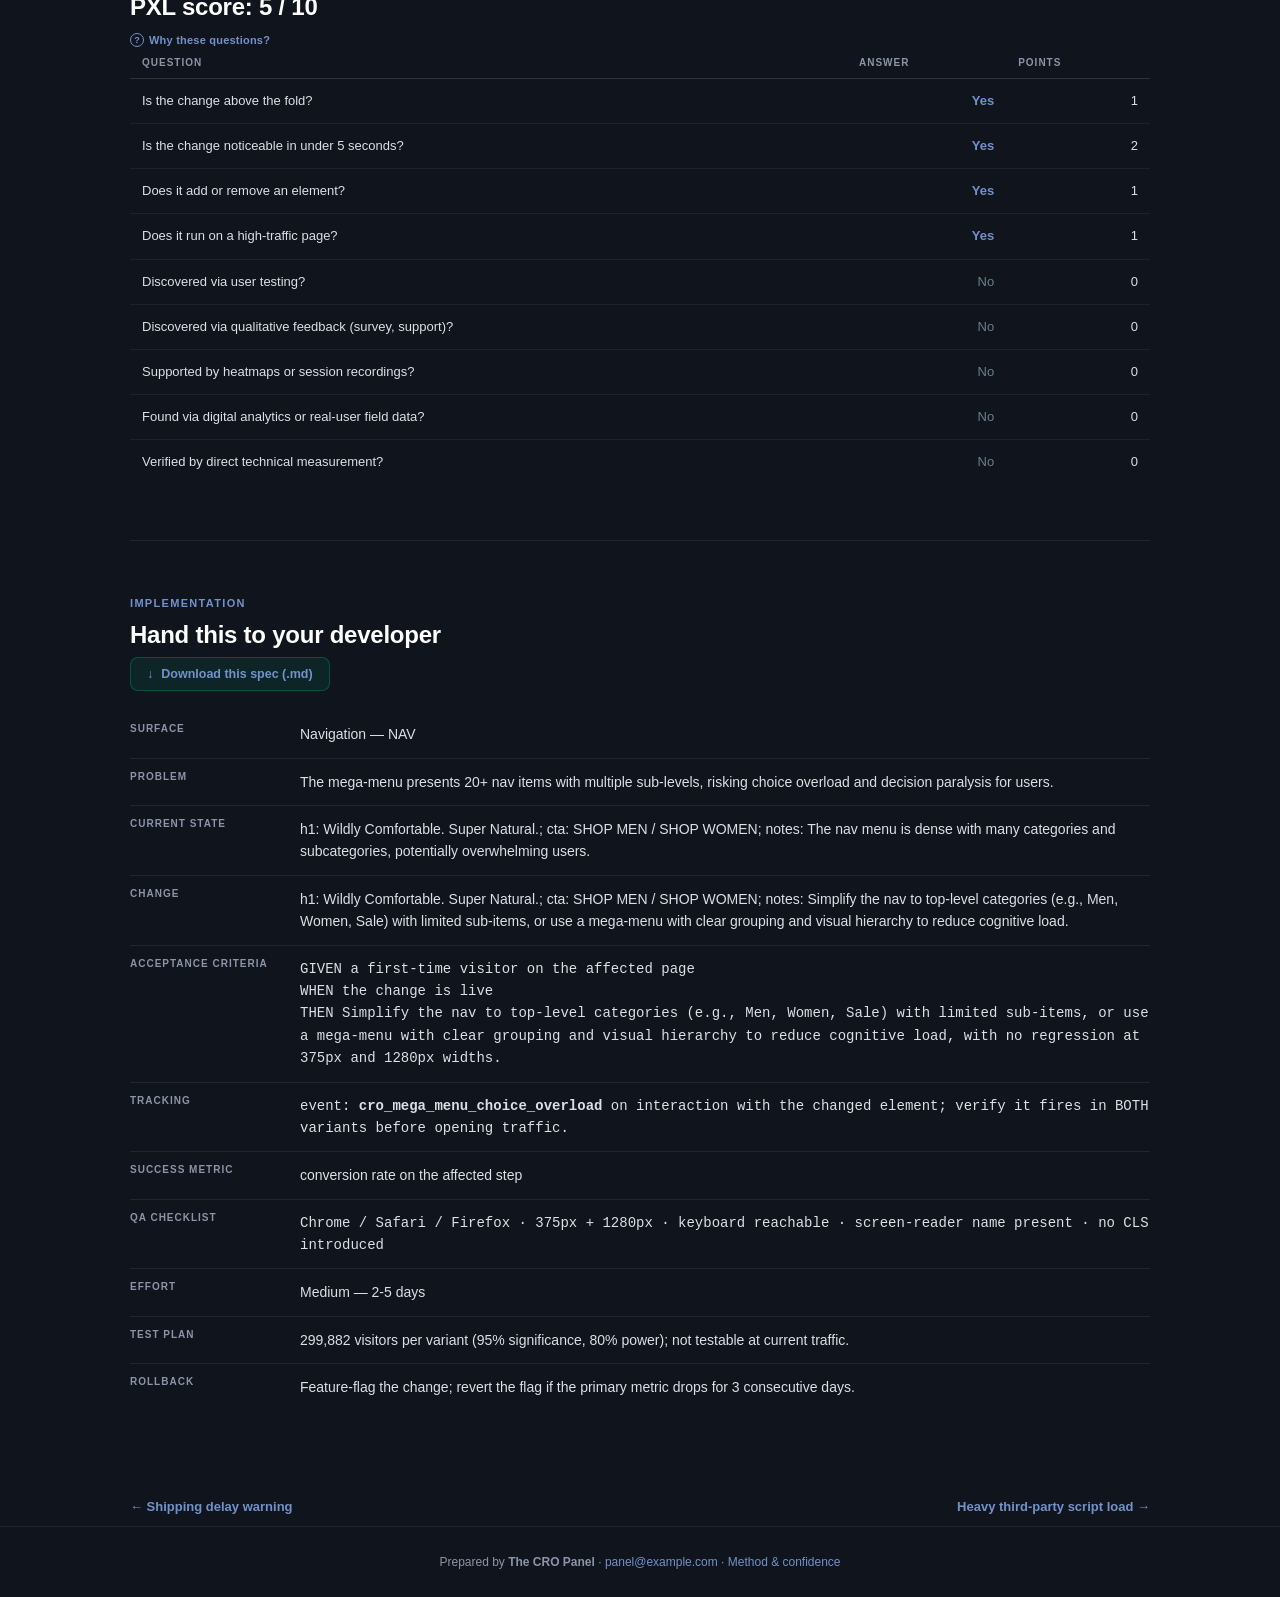
<file: finding_4_mega_menu_choice_overload.html>
<!doctype html>
<html lang="en">
<head>
<meta charset="utf-8">
<meta name="viewport" content="width=device-width, initial-scale=1.0">
<title>Mega-menu choice overload — allbirds.com</title>
<link rel="stylesheet" href="cro_system.css">
<style>:root{--green:#224177;--teal:#7292ca;--navy:#10141c;--mid:#171d29;--light:#212a3b;--muted:#8b95a7;--off:#dcdfe5;}</style></head>
<body>
<header>
  <a class="logo-area" href="index.html" style="text-decoration:none">
    <div class="logo-dot">A</div>
    <div>
      <div class="logo-text">allbirds.com</div>
      <div class="logo-sub">CRO Recommendations — August 2026</div>
    </div>
  </a>
  <nav class="nav"><a href="index.html">Overview</a><a href="roadmap.html">Roadmap</a><a href="technical.html">Technical</a><a href="appendix.html">Findings</a><a href="methodology.html">Method</a></nav>
</header>

<div class="wrap">
  <div class="finding-head">
    <div class="badge-row">
      <span class="rank-chip rank-high">4</span>
      <span class="badge badge-high">High</span>
      <span class="badge badge-effort">Navigation</span>
      
    </div>
    <h1>Mega-menu choice overload</h1>
    <p class="thesis">The mega-menu presents 20+ nav items with multiple sub-levels, risking choice overload and decision paralysis for users.</p>
  </div>
  
  <div class="section" style="padding-top:0;border-top:none">
    <div class="split">
      <div class="col">
        <div class="label-bar label-current">CURRENT — Overloaded mega-menu</div>
        <div class="shotwrap photo-side"><img class="shot-pair" src="shot_before_3_mega_menu_choice_overload.jpg" alt="Screenshot" loading="lazy"><div class="shot-tag"><strong>⚠ Mega-menu choice overload</strong>The mega-menu presents 20+ nav items with multiple sub-levels, risking choice overload and decision paralysis for users.</div></div>
      </div>
      <div class="divider"></div>
      <div class="col">
        <div class="label-bar label-recommended">RECOMMENDED — Simplified mega-menu</div>
        <div class="diff-chips"><span class="chip">Hide sub-categories</span><span class="chip">Add Popular badge</span></div><div class="shotwrap photo-side"><img class="shot-pair" src="shot_after_3_mega_menu_choice_overload.jpg" alt="Screenshot" loading="lazy"></div>
        <div class="annotation good"><strong>Fix</strong>This edit hides less critical sub-categories and adds a &#x27;Popular&#x27; badge to the main menu, reducing visible choices and guiding attention.</div>
      </div>
    </div>
    <div class="photo-note">Both are photographs of the live page — the right side has the change applied in the browser.</div>
  </div>
  
<div class="section">
  <div class="eyebrow-label">Evidence</div>
  <h2 class="section-title">Observed on the live site </h2>
  <div class="agreement">✓ Flagged independently by 1 of 7 analysts</div>
  <ul class="evidence-list"><li>nav_items list contains 20 items including &#x27;New Arrivals&#x27;, &#x27;Shop All&#x27;, &#x27;Bestsellers&#x27;, &#x27;LEATHER ALTERNATIVES&#x27;, &#x27;Men&#x27;s Shoes&#x27;, &#x27;Sneakers&#x27;, &#x27;Slip Ons&#x27;, &#x27;Sandals&#x27;, &#x27;Active&#x27;, &#x27;All-Weather&#x27;, &#x27;Runner NZ&#x27;, &#x27;Cruiser&#x27;, &#x27;Tree Runner NZ&#x27;, &#x27;Socks&#x27;, &#x27;Men&#x27;s Apparel&#x27;, &#x27;Women&#x27;s Shoes&#x27;, &#x27;Trainers&#x27;, &#x27;Flats&#x27;, &#x27;Canvas Cruiser&#x27;, &#x27;Women&#x27;s Apparel&#x27;.</li></ul>
</div>
  
<div class="section">
  <div class="eyebrow-label">Business case</div>
  <h2 class="section-title">If this change wins</h2>
  <div class="tiles" style="grid-template-columns:repeat(3,1fr)">
    <div class="tile">
      <div class="tval">$35,381 – $176,904</div>
      <div class="tlabel">annual opportunity if it wins</div>
      <button class="explain" data-m="size-4">How is this calculated?</button>
    </div>
    <div class="tile">
      <div class="tval">Medium</div>
      <div class="tlabel">Effort — 2-5 days</div>
      <button class="explain" data-m="eff-4">What does this mean?</button>
    </div>
    <div class="tile">
      <div class="tval" style="font-size:20px">not testable at current traffic</div>
      <div class="tlabel">A/B test duration</div>
      <button class="explain" data-m="test-4">How is this calculated?</button>
    </div>
  </div>
</div>
  
<div class="section">
  <div class="eyebrow-label">Prioritisation</div>
  <h2 class="section-title">PXL score: 5 / 10</h2>
  <button class="explain" data-m="pxl-4">Why these questions?</button>
  <div class="tscroll"><table class="dtable">
    <thead><tr><th>Question</th><th class="num">Answer</th><th class="num">Points</th></tr></thead>
    <tbody><tr><td>Is the change above the fold?</td><td class="num yes">Yes</td><td class="num">1</td></tr><tr><td>Is the change noticeable in under 5 seconds?</td><td class="num yes">Yes</td><td class="num">2</td></tr><tr><td>Does it add or remove an element?</td><td class="num yes">Yes</td><td class="num">1</td></tr><tr><td>Does it run on a high-traffic page?</td><td class="num yes">Yes</td><td class="num">1</td></tr><tr><td>Discovered via user testing?</td><td class="num no">No</td><td class="num">0</td></tr><tr><td>Discovered via qualitative feedback (survey, support)?</td><td class="num no">No</td><td class="num">0</td></tr><tr><td>Supported by heatmaps or session recordings?</td><td class="num no">No</td><td class="num">0</td></tr><tr><td>Found via digital analytics or real-user field data?</td><td class="num no">No</td><td class="num">0</td></tr><tr><td>Verified by direct technical measurement?</td><td class="num no">No</td><td class="num">0</td></tr></tbody>
  </table></div>
</div>
  
<div class="section">
  <div class="eyebrow-label">Implementation</div>
  <h2 class="section-title">Hand this to your developer</h2>
  <div class="dl-row" style="margin:0 0 20px">
    <a class="btn-dl" href="dev_spec_4_mega_menu_choice_overload.md" download>Download this spec (.md)</a>
  </div>
  <dl class="spec">
    <dt>Surface</dt><dd>Navigation — NAV</dd>
    <dt>Problem</dt><dd>The mega-menu presents 20+ nav items with multiple sub-levels, risking choice overload and decision paralysis for users.</dd>
    <dt>Current state</dt><dd>h1: Wildly Comfortable. Super Natural.; cta: SHOP MEN / SHOP WOMEN; notes: The nav menu is dense with many categories and subcategories, potentially overwhelming users.</dd>
    <dt>Change</dt><dd>h1: Wildly Comfortable. Super Natural.; cta: SHOP MEN / SHOP WOMEN; notes: Simplify the nav to top-level categories (e.g., Men, Women, Sale) with limited sub-items, or use a mega-menu with clear grouping and visual hierarchy to reduce cognitive load.</dd>
    <dt>Acceptance criteria</dt><dd class="mono">GIVEN a first-time visitor on the affected page<br>
      WHEN the change is live<br>
      THEN Simplify the nav to top-level categories (e.g., Men, Women, Sale) with limited sub-items, or use a mega-menu with clear grouping and visual hierarchy to reduce cognitive load,
      with no regression at 375px and 1280px widths.</dd>
    <dt>Tracking</dt><dd class="mono">event: <strong>cro_mega_menu_choice_overload</strong> on interaction with the
      changed element; verify it fires in BOTH variants before opening traffic.</dd>
    <dt>Success metric</dt><dd>conversion rate on the affected step</dd>
    <dt>QA checklist</dt><dd class="mono">Chrome / Safari / Firefox · 375px + 1280px ·
      keyboard reachable · screen-reader name present · no CLS introduced</dd>
    <dt>Effort</dt><dd>Medium —
      2-5 days</dd>
    <dt>Test plan</dt><dd>299,882 visitors per variant
      (95% significance, 80% power);
      not testable at current traffic.</dd>
    <dt>Rollback</dt><dd>Feature-flag the change; revert the flag if the primary metric
      drops for 3 consecutive days.</dd>
  </dl>
</div>
  <div class="pager"><a href="finding_3_shipping_delay_warning.html">← Shipping delay warning</a><a href="finding_5_heavy_third_party_script_load.html">Heavy third-party script load →</a></div>
</div>
<div class="footer">
  Prepared by <strong>The CRO Panel</strong> · <a href="mailto:panel@example.com">panel@example.com</a> · <a href="methodology.html">Method &amp; confidence</a>
</div>
<div class="modal-overlay" id="modal-root"><div class="modal-box"></div></div>
<template id="m-size-4"><h3>How this range is calculated</h3><p>Result: <strong>$35,381 – $176,904 / yr</strong></p><div class="formula">annual visits × baseline conversion × relative lift × order value
= 2,160,000 annual visits x 2.10% conversion x 1.0-5.0% relative lift x $78 order value</div><p>The 1.0–5.0% relative-lift band is an assumption bounded by severity (High), not a prediction.</p><p><strong>Why the range is conservative:</strong> Across 127,000 experiments, 12% produced a statistically significant improvement on the primary metric; a healthy programme win rate is 10-30%. Winning tests also overstate their true effect, so treat this as the prize if the change works — never expected revenue.</p></template><template id="m-eff-4"><h3>How effort is estimated</h3><table><tr><th>Bracket</th><th>Days</th><th>Typical scope</th></tr><tr><td>Low</td><td class='num'>0.5–2</td><td>copy, colour, labels, image swaps</td></tr><tr><td>Medium</td><td class='num'>2–5</td><td>layout shifts, form changes, new modules</td></tr><tr><td>High</td><td class='num'>5+</td><td>personalisation, funnel work, integrations</td></tr></table><p>Assigned by matching the recommended change against these scopes; the estimate is a bracket, not a quote.</p></template><template id="m-test-4"><h3>Sample size math</h3><p>Two-proportion z-test, the standard pre-test sample-size calculation:</p><div class="formula">n = [z&#8320;.&#8320;&#8322;&#8325;·√(2·p̄·(1−p̄)) + z&#8320;.&#8322;&#8320;·√(p₁(1−p₁)+p₂(1−p₂))]² / (p₁−p₂)²</div><table><tr><td>Baseline conversion</td><td class='num'>2.1%</td></tr><tr><td>Significance / power</td><td class='num'>95% / 80%</td></tr><tr><td>Sample per variant, 5.0% lift</td><td class='num'>299,882</td></tr><tr><td>Sample per variant, 1.0% lift</td><td class='num'>7,353,946</td></tr></table><p>Halving the minimum detectable effect roughly quadruples the sample required, which is why the conservative figure is so much larger.</p></template><template id="m-pxl-4"><h3>What PXL is</h3><p>PXL is CXL's prioritisation framework: binary questions instead of subjective 1–10 guesses, weighted toward evidence.</p><p>Findings discovered by inspection score zero on all four evidence questions — that is the honest signal, not a defect. Findings verified by direct measurement earn the extension point and, where real-user field data is involved, the analytics point.</p><p>The full rubric is on the <a href="methodology.html" style="color:var(--teal)">method page</a>.</p></template><script>
(function(){
  var root=document.getElementById('modal-root');
  function close(){root.classList.remove('open');}
  document.addEventListener('click',function(e){
    var b=e.target.closest('[data-m]');
    if(b){var t=document.getElementById('m-'+b.getAttribute('data-m'));
      if(t){root.querySelector('.modal-box').innerHTML=
        '<button class="modal-close" aria-label="Close">\u00d7</button>'+t.innerHTML;
        root.classList.add('open');}return;}
    if(e.target.closest('.modal-close')||e.target===root)close();
  });
  document.addEventListener('keydown',function(e){if(e.key==='Escape')close();});
  function scale(){
    document.querySelectorAll('.card-preview .preview-inner').forEach(function(el){
      var w=el.parentElement.clientWidth;if(!w)return;
      var s=w/1280;el.style.transform='scale('+s+')';
      el.parentElement.style.height=Math.round(514*s)+'px';});
  }
  scale();window.addEventListener('resize',scale);
  function pos(){
    document.querySelectorAll('.shot-scroll[data-frac]').forEach(function(el){
      var img=el.querySelector('img');
      var go=function(){var f=parseFloat(el.getAttribute('data-frac'))||0;
        el.scrollTop=f*(el.scrollHeight-el.clientHeight);};
      if(img&&!img.complete){img.addEventListener('load',go);}else{go();}
    });
  }
  pos();
})();
</script>
</body>
</html>
</file>
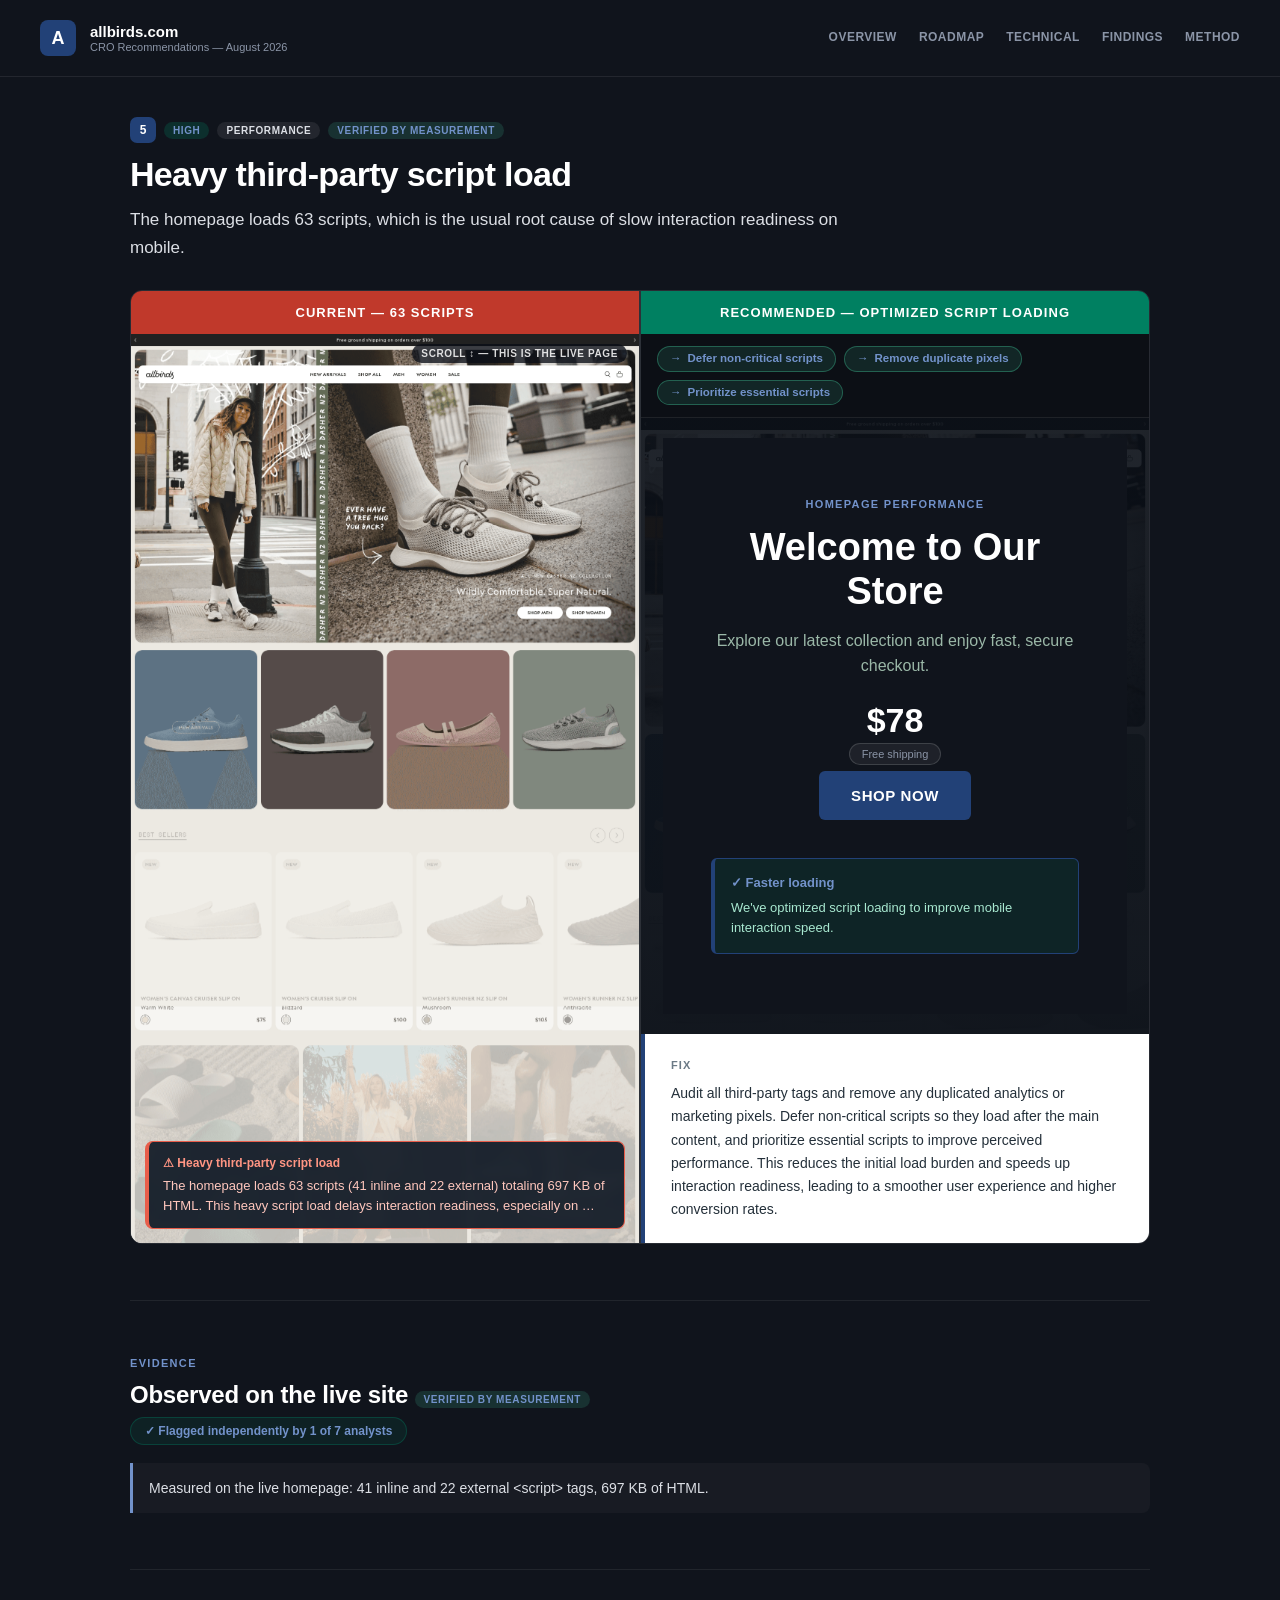
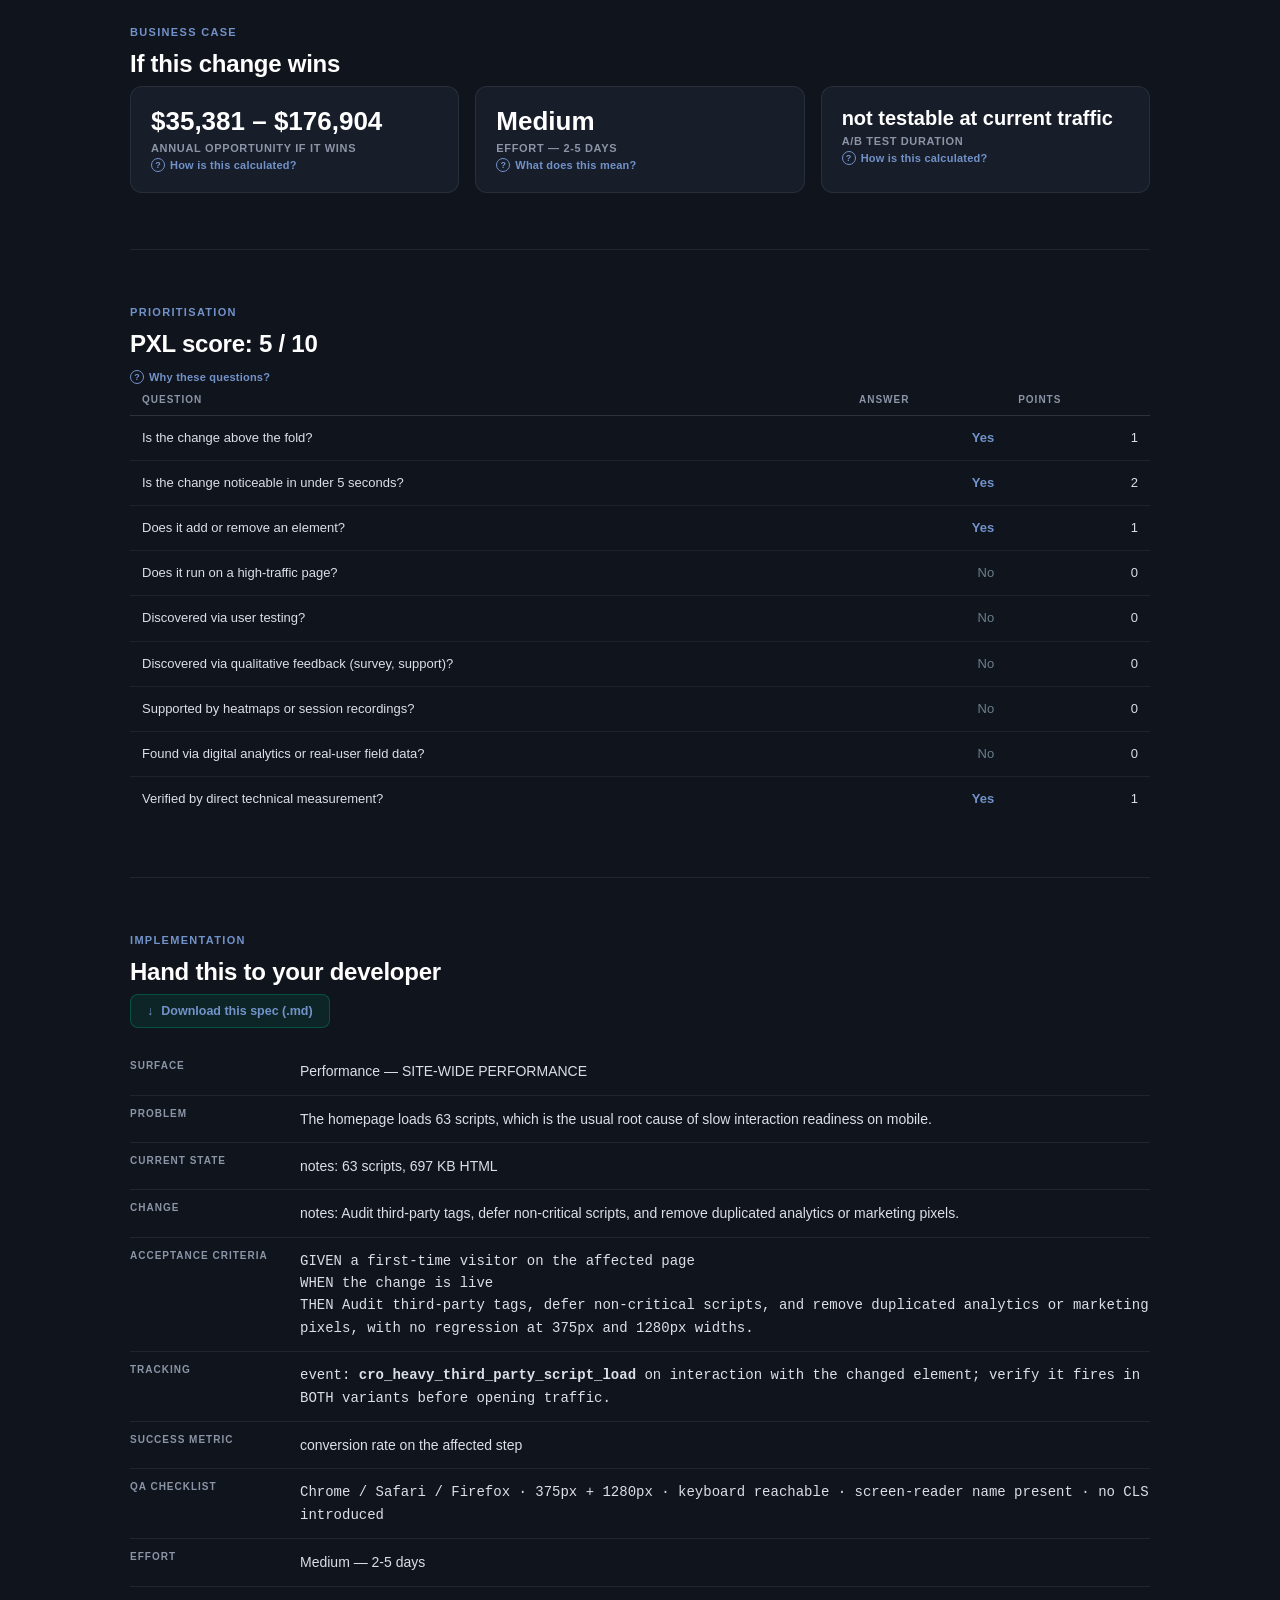
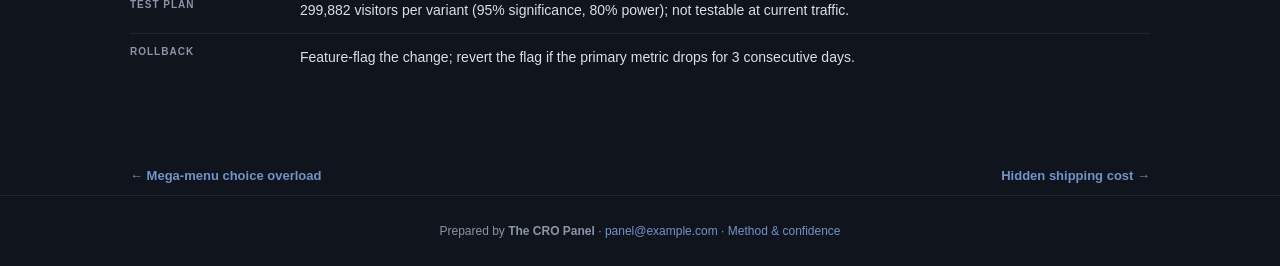
<file: finding_5_heavy_third_party_script_load.html>
<!doctype html>
<html lang="en">
<head>
<meta charset="utf-8">
<meta name="viewport" content="width=device-width, initial-scale=1.0">
<title>Heavy third-party script load — allbirds.com</title>
<link rel="stylesheet" href="cro_system.css">
<style>:root{--green:#224177;--teal:#7292ca;--navy:#10141c;--mid:#171d29;--light:#212a3b;--muted:#8b95a7;--off:#dcdfe5;}</style></head>
<body>
<header>
  <a class="logo-area" href="index.html" style="text-decoration:none">
    <div class="logo-dot">A</div>
    <div>
      <div class="logo-text">allbirds.com</div>
      <div class="logo-sub">CRO Recommendations — August 2026</div>
    </div>
  </a>
  <nav class="nav"><a href="index.html">Overview</a><a href="roadmap.html">Roadmap</a><a href="technical.html">Technical</a><a href="appendix.html">Findings</a><a href="methodology.html">Method</a></nav>
</header>

<div class="wrap">
  <div class="finding-head">
    <div class="badge-row">
      <span class="rank-chip rank-high">5</span>
      <span class="badge badge-high">High</span>
      <span class="badge badge-effort">Performance</span>
      <span class="badge badge-verified">Verified by measurement</span>
    </div>
    <h1>Heavy third-party script load</h1>
    <p class="thesis">The homepage loads 63 scripts, which is the usual root cause of slow interaction readiness on mobile.</p>
  </div>
  
  <div class="section" style="padding-top:0;border-top:none">
    <div class="split">
      <div class="col">
        <div class="label-bar label-current">CURRENT — 63 scripts</div>
        <div class="shotwrap"><div class="shot-scroll" data-frac="0.18"><img class="shot-full" src="shot_home.png" alt="Full-page screenshot of the current page" loading="lazy"></div><div class="shot-hint">scroll ↕ — this is the live page</div><div class="shot-tag"><strong>⚠ Heavy third-party script load</strong>The homepage loads 63 scripts (41 inline and 22 external) totaling 697 KB of HTML. This heavy script load delays interaction readiness, especially on …</div></div>
      </div>
      <div class="divider"></div>
      <div class="col">
        <div class="label-bar label-recommended">RECOMMENDED — Optimized script loading</div>
        <div class="diff-chips"><span class="chip">Defer non-critical scripts</span><span class="chip">Remove duplicate pixels</span><span class="chip">Prioritize essential scripts</span></div><div class="rec-stage" style="background-image:url('shot_home.png')"><div class="rec-dim"></div><div class="rec-card"><div class="surface"><div class="eyebrow">Homepage Performance</div><h1>Welcome to Our Store</h1><p>Explore our latest collection and enjoy fast, secure checkout.</p><div class="price">$78</div><span class="pill">Free shipping</span><span class="btn-primary">Shop Now</span><div class="win-callout"><strong>✓ Faster loading</strong>We've optimized script loading to improve mobile interaction speed.</div></div></div></div>
        <div class="annotation good"><strong>Fix</strong>Audit all third-party tags and remove any duplicated analytics or marketing pixels. Defer non-critical scripts so they load after the main content, and prioritize essential scripts to improve perceived performance. This reduces the initial load burden and speeds up interaction readiness, leading to a smoother user experience and higher conversion rates.</div>
      </div>
    </div>
    
  </div>
  
<div class="section">
  <div class="eyebrow-label">Evidence</div>
  <h2 class="section-title">Observed on the live site <span class="badge badge-verified">Verified by measurement</span></h2>
  <div class="agreement">✓ Flagged independently by 1 of 7 analysts</div>
  <ul class="evidence-list"><li>Measured on the live homepage: 41 inline and 22 external &lt;script&gt; tags, 697 KB of HTML.</li></ul>
</div>
  
<div class="section">
  <div class="eyebrow-label">Business case</div>
  <h2 class="section-title">If this change wins</h2>
  <div class="tiles" style="grid-template-columns:repeat(3,1fr)">
    <div class="tile">
      <div class="tval">$35,381 – $176,904</div>
      <div class="tlabel">annual opportunity if it wins</div>
      <button class="explain" data-m="size-5">How is this calculated?</button>
    </div>
    <div class="tile">
      <div class="tval">Medium</div>
      <div class="tlabel">Effort — 2-5 days</div>
      <button class="explain" data-m="eff-5">What does this mean?</button>
    </div>
    <div class="tile">
      <div class="tval" style="font-size:20px">not testable at current traffic</div>
      <div class="tlabel">A/B test duration</div>
      <button class="explain" data-m="test-5">How is this calculated?</button>
    </div>
  </div>
</div>
  
<div class="section">
  <div class="eyebrow-label">Prioritisation</div>
  <h2 class="section-title">PXL score: 5 / 10</h2>
  <button class="explain" data-m="pxl-5">Why these questions?</button>
  <div class="tscroll"><table class="dtable">
    <thead><tr><th>Question</th><th class="num">Answer</th><th class="num">Points</th></tr></thead>
    <tbody><tr><td>Is the change above the fold?</td><td class="num yes">Yes</td><td class="num">1</td></tr><tr><td>Is the change noticeable in under 5 seconds?</td><td class="num yes">Yes</td><td class="num">2</td></tr><tr><td>Does it add or remove an element?</td><td class="num yes">Yes</td><td class="num">1</td></tr><tr><td>Does it run on a high-traffic page?</td><td class="num no">No</td><td class="num">0</td></tr><tr><td>Discovered via user testing?</td><td class="num no">No</td><td class="num">0</td></tr><tr><td>Discovered via qualitative feedback (survey, support)?</td><td class="num no">No</td><td class="num">0</td></tr><tr><td>Supported by heatmaps or session recordings?</td><td class="num no">No</td><td class="num">0</td></tr><tr><td>Found via digital analytics or real-user field data?</td><td class="num no">No</td><td class="num">0</td></tr><tr><td>Verified by direct technical measurement?</td><td class="num yes">Yes</td><td class="num">1</td></tr></tbody>
  </table></div>
</div>
  
<div class="section">
  <div class="eyebrow-label">Implementation</div>
  <h2 class="section-title">Hand this to your developer</h2>
  <div class="dl-row" style="margin:0 0 20px">
    <a class="btn-dl" href="dev_spec_5_heavy_third_party_script_load.md" download>Download this spec (.md)</a>
  </div>
  <dl class="spec">
    <dt>Surface</dt><dd>Performance — SITE-WIDE PERFORMANCE</dd>
    <dt>Problem</dt><dd>The homepage loads 63 scripts, which is the usual root cause of slow interaction readiness on mobile.</dd>
    <dt>Current state</dt><dd>notes: 63 scripts, 697 KB HTML</dd>
    <dt>Change</dt><dd>notes: Audit third-party tags, defer non-critical scripts, and remove duplicated analytics or marketing pixels.</dd>
    <dt>Acceptance criteria</dt><dd class="mono">GIVEN a first-time visitor on the affected page<br>
      WHEN the change is live<br>
      THEN Audit third-party tags, defer non-critical scripts, and remove duplicated analytics or marketing pixels,
      with no regression at 375px and 1280px widths.</dd>
    <dt>Tracking</dt><dd class="mono">event: <strong>cro_heavy_third_party_script_load</strong> on interaction with the
      changed element; verify it fires in BOTH variants before opening traffic.</dd>
    <dt>Success metric</dt><dd>conversion rate on the affected step</dd>
    <dt>QA checklist</dt><dd class="mono">Chrome / Safari / Firefox · 375px + 1280px ·
      keyboard reachable · screen-reader name present · no CLS introduced</dd>
    <dt>Effort</dt><dd>Medium —
      2-5 days</dd>
    <dt>Test plan</dt><dd>299,882 visitors per variant
      (95% significance, 80% power);
      not testable at current traffic.</dd>
    <dt>Rollback</dt><dd>Feature-flag the change; revert the flag if the primary metric
      drops for 3 consecutive days.</dd>
  </dl>
</div>
  <div class="pager"><a href="finding_4_mega_menu_choice_overload.html">← Mega-menu choice overload</a><a href="finding_6_hidden_shipping_cost.html">Hidden shipping cost →</a></div>
</div>
<div class="footer">
  Prepared by <strong>The CRO Panel</strong> · <a href="mailto:panel@example.com">panel@example.com</a> · <a href="methodology.html">Method &amp; confidence</a>
</div>
<div class="modal-overlay" id="modal-root"><div class="modal-box"></div></div>
<template id="m-size-5"><h3>How this range is calculated</h3><p>Result: <strong>$35,381 – $176,904 / yr</strong></p><div class="formula">annual visits × baseline conversion × relative lift × order value
= 2,160,000 annual visits x 2.10% conversion x 1.0-5.0% relative lift x $78 order value</div><p>The 1.0–5.0% relative-lift band is an assumption bounded by severity (High), not a prediction.</p><p><strong>Why the range is conservative:</strong> Across 127,000 experiments, 12% produced a statistically significant improvement on the primary metric; a healthy programme win rate is 10-30%. Winning tests also overstate their true effect, so treat this as the prize if the change works — never expected revenue.</p></template><template id="m-eff-5"><h3>How effort is estimated</h3><table><tr><th>Bracket</th><th>Days</th><th>Typical scope</th></tr><tr><td>Low</td><td class='num'>0.5–2</td><td>copy, colour, labels, image swaps</td></tr><tr><td>Medium</td><td class='num'>2–5</td><td>layout shifts, form changes, new modules</td></tr><tr><td>High</td><td class='num'>5+</td><td>personalisation, funnel work, integrations</td></tr></table><p>Assigned by matching the recommended change against these scopes; the estimate is a bracket, not a quote.</p></template><template id="m-test-5"><h3>Sample size math</h3><p>Two-proportion z-test, the standard pre-test sample-size calculation:</p><div class="formula">n = [z&#8320;.&#8320;&#8322;&#8325;·√(2·p̄·(1−p̄)) + z&#8320;.&#8322;&#8320;·√(p₁(1−p₁)+p₂(1−p₂))]² / (p₁−p₂)²</div><table><tr><td>Baseline conversion</td><td class='num'>2.1%</td></tr><tr><td>Significance / power</td><td class='num'>95% / 80%</td></tr><tr><td>Sample per variant, 5.0% lift</td><td class='num'>299,882</td></tr><tr><td>Sample per variant, 1.0% lift</td><td class='num'>7,353,946</td></tr></table><p>Halving the minimum detectable effect roughly quadruples the sample required, which is why the conservative figure is so much larger.</p></template><template id="m-pxl-5"><h3>What PXL is</h3><p>PXL is CXL's prioritisation framework: binary questions instead of subjective 1–10 guesses, weighted toward evidence.</p><p>Findings discovered by inspection score zero on all four evidence questions — that is the honest signal, not a defect. Findings verified by direct measurement earn the extension point and, where real-user field data is involved, the analytics point.</p><p>The full rubric is on the <a href="methodology.html" style="color:var(--teal)">method page</a>.</p></template><script>
(function(){
  var root=document.getElementById('modal-root');
  function close(){root.classList.remove('open');}
  document.addEventListener('click',function(e){
    var b=e.target.closest('[data-m]');
    if(b){var t=document.getElementById('m-'+b.getAttribute('data-m'));
      if(t){root.querySelector('.modal-box').innerHTML=
        '<button class="modal-close" aria-label="Close">\u00d7</button>'+t.innerHTML;
        root.classList.add('open');}return;}
    if(e.target.closest('.modal-close')||e.target===root)close();
  });
  document.addEventListener('keydown',function(e){if(e.key==='Escape')close();});
  function scale(){
    document.querySelectorAll('.card-preview .preview-inner').forEach(function(el){
      var w=el.parentElement.clientWidth;if(!w)return;
      var s=w/1280;el.style.transform='scale('+s+')';
      el.parentElement.style.height=Math.round(514*s)+'px';});
  }
  scale();window.addEventListener('resize',scale);
  function pos(){
    document.querySelectorAll('.shot-scroll[data-frac]').forEach(function(el){
      var img=el.querySelector('img');
      var go=function(){var f=parseFloat(el.getAttribute('data-frac'))||0;
        el.scrollTop=f*(el.scrollHeight-el.clientHeight);};
      if(img&&!img.complete){img.addEventListener('load',go);}else{go();}
    });
  }
  pos();
})();
</script>
</body>
</html>
</file>
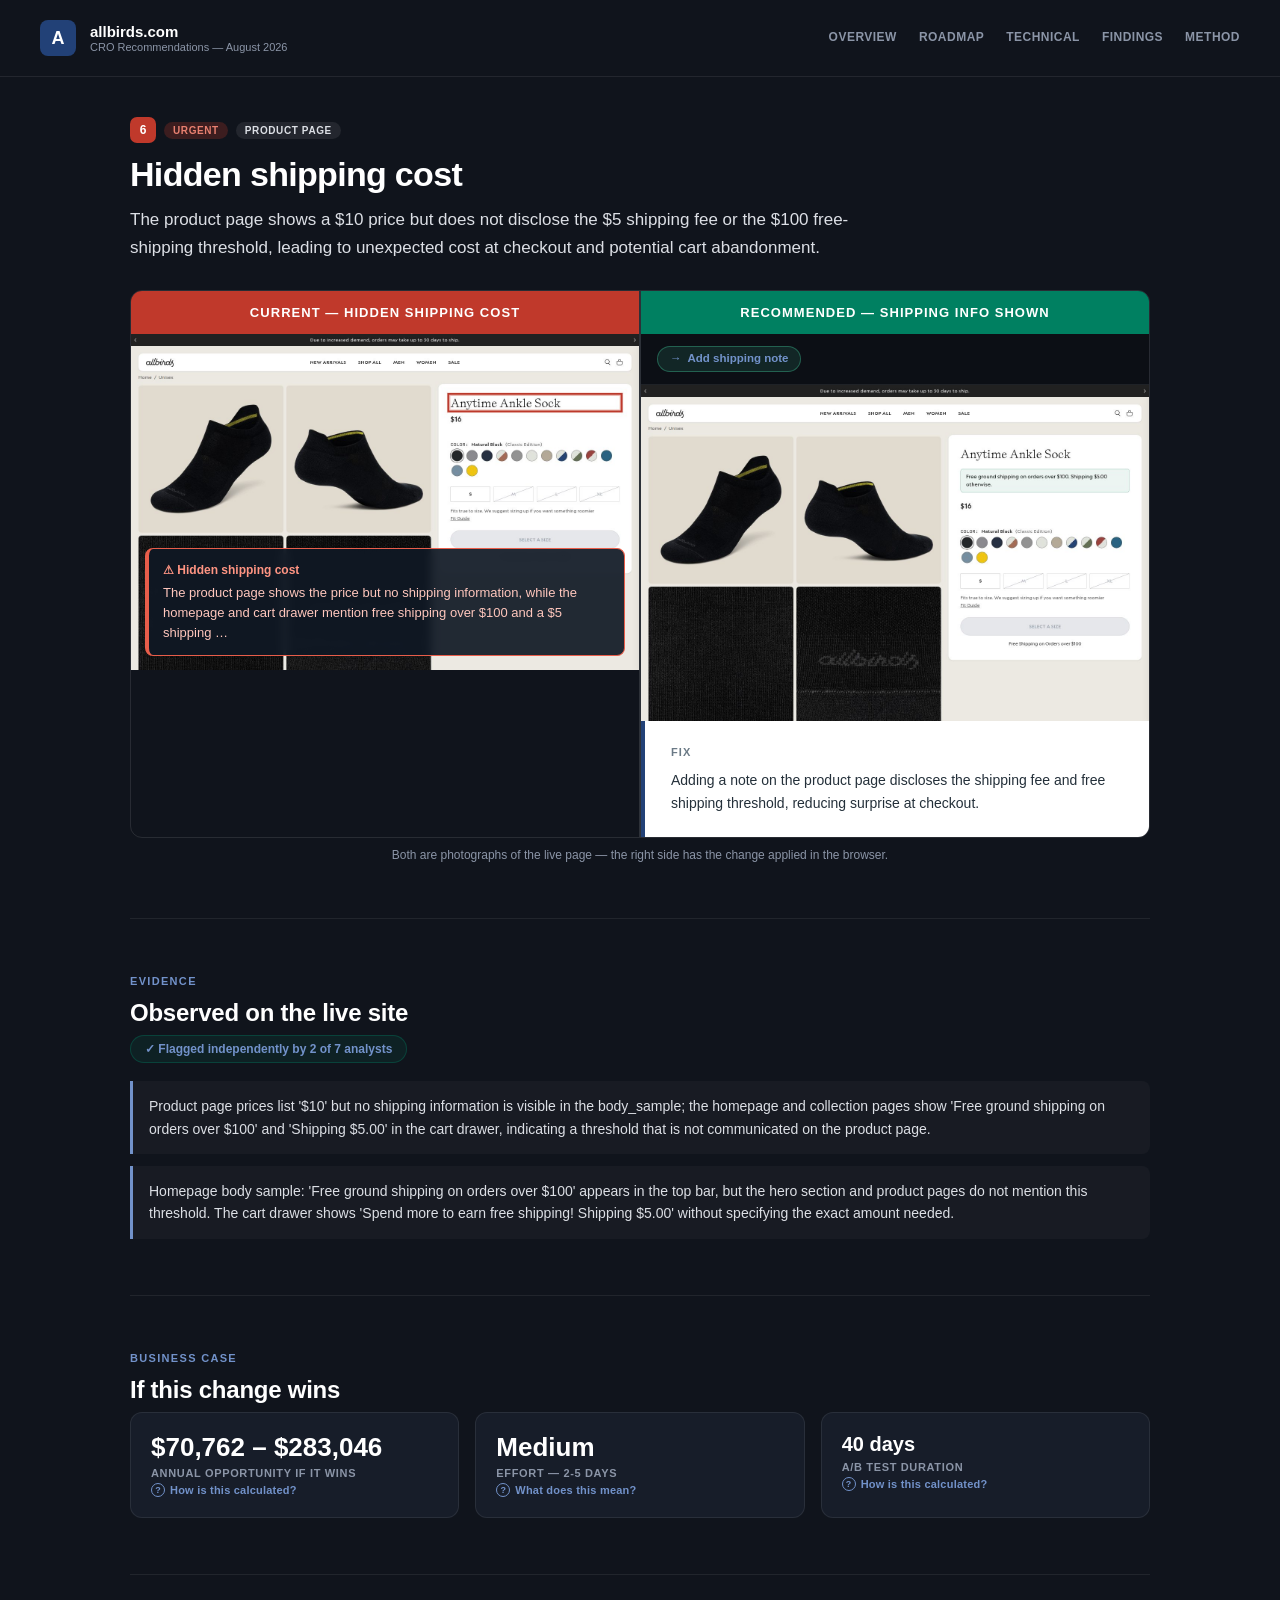
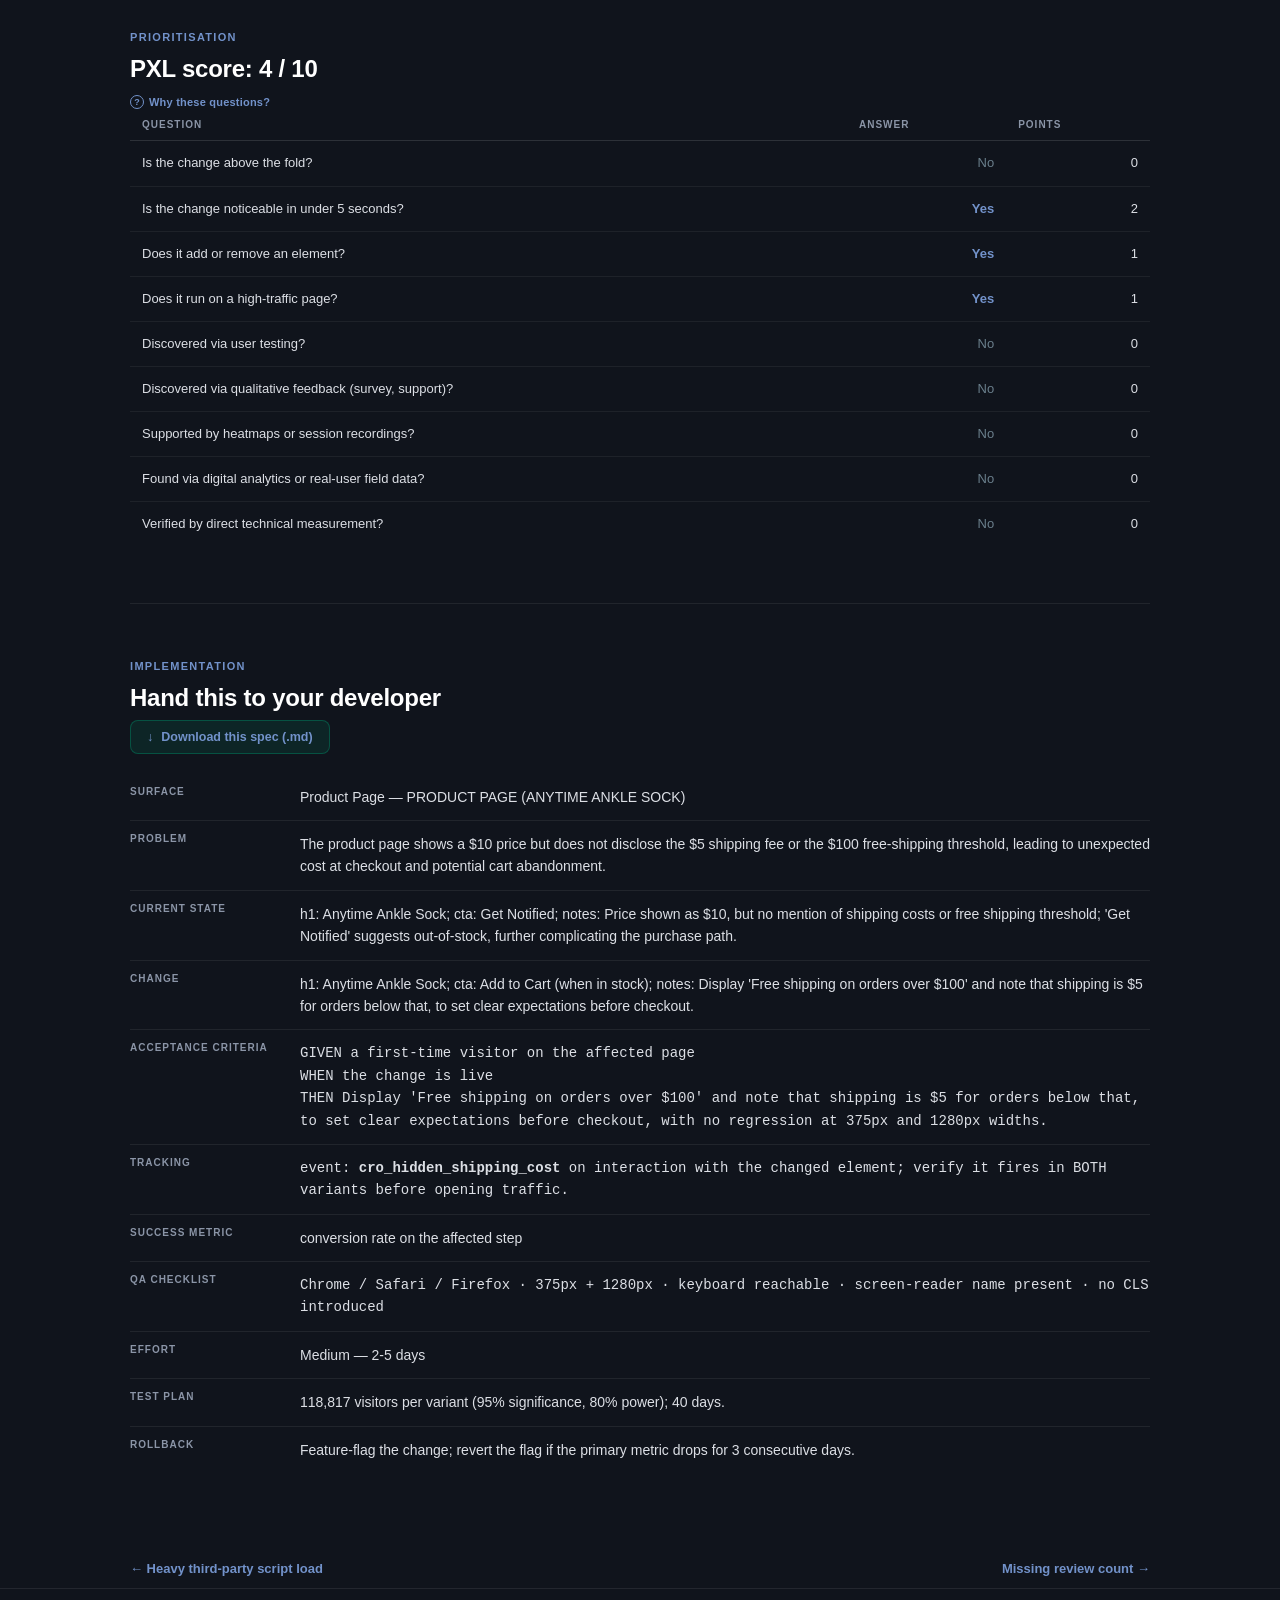
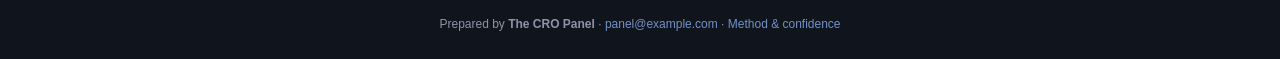
<file: finding_6_hidden_shipping_cost.html>
<!doctype html>
<html lang="en">
<head>
<meta charset="utf-8">
<meta name="viewport" content="width=device-width, initial-scale=1.0">
<title>Hidden shipping cost — allbirds.com</title>
<link rel="stylesheet" href="cro_system.css">
<style>:root{--green:#224177;--teal:#7292ca;--navy:#10141c;--mid:#171d29;--light:#212a3b;--muted:#8b95a7;--off:#dcdfe5;}</style></head>
<body>
<header>
  <a class="logo-area" href="index.html" style="text-decoration:none">
    <div class="logo-dot">A</div>
    <div>
      <div class="logo-text">allbirds.com</div>
      <div class="logo-sub">CRO Recommendations — August 2026</div>
    </div>
  </a>
  <nav class="nav"><a href="index.html">Overview</a><a href="roadmap.html">Roadmap</a><a href="technical.html">Technical</a><a href="appendix.html">Findings</a><a href="methodology.html">Method</a></nav>
</header>

<div class="wrap">
  <div class="finding-head">
    <div class="badge-row">
      <span class="rank-chip rank-urgent">6</span>
      <span class="badge badge-urgent">Urgent</span>
      <span class="badge badge-effort">Product Page</span>
      
    </div>
    <h1>Hidden shipping cost</h1>
    <p class="thesis">The product page shows a $10 price but does not disclose the $5 shipping fee or the $100 free-shipping threshold, leading to unexpected cost at checkout and potential cart abandonment.</p>
  </div>
  
  <div class="section" style="padding-top:0;border-top:none">
    <div class="split">
      <div class="col">
        <div class="label-bar label-current">CURRENT — Hidden shipping cost</div>
        <div class="shotwrap photo-side"><img class="shot-pair" src="shot_before_5_hidden_shipping_cost.jpg" alt="Screenshot" loading="lazy"><div class="shot-tag"><strong>⚠ Hidden shipping cost</strong>The product page shows the price but no shipping information, while the homepage and cart drawer mention free shipping over $100 and a $5 shipping …</div></div>
      </div>
      <div class="divider"></div>
      <div class="col">
        <div class="label-bar label-recommended">RECOMMENDED — Shipping info shown</div>
        <div class="diff-chips"><span class="chip">Add shipping note</span></div><div class="shotwrap photo-side"><img class="shot-pair" src="shot_after_5_hidden_shipping_cost.jpg" alt="Screenshot" loading="lazy"></div>
        <div class="annotation good"><strong>Fix</strong>Adding a note on the product page discloses the shipping fee and free shipping threshold, reducing surprise at checkout.</div>
      </div>
    </div>
    <div class="photo-note">Both are photographs of the live page — the right side has the change applied in the browser.</div>
  </div>
  
<div class="section">
  <div class="eyebrow-label">Evidence</div>
  <h2 class="section-title">Observed on the live site </h2>
  <div class="agreement">✓ Flagged independently by 2 of 7 analysts</div>
  <ul class="evidence-list"><li>Product page prices list &#x27;$10&#x27; but no shipping information is visible in the body_sample; the homepage and collection pages show &#x27;Free ground shipping on orders over $100&#x27; and &#x27;Shipping $5.00&#x27; in the cart drawer, indicating a threshold that is not communicated on the product page.</li><li>Homepage body sample: &#x27;Free ground shipping on orders over $100&#x27; appears in the top bar, but the hero section and product pages do not mention this threshold. The cart drawer shows &#x27;Spend more to earn free shipping! Shipping $5.00&#x27; without specifying the exact amount needed.</li></ul>
</div>
  
<div class="section">
  <div class="eyebrow-label">Business case</div>
  <h2 class="section-title">If this change wins</h2>
  <div class="tiles" style="grid-template-columns:repeat(3,1fr)">
    <div class="tile">
      <div class="tval">$70,762 – $283,046</div>
      <div class="tlabel">annual opportunity if it wins</div>
      <button class="explain" data-m="size-6">How is this calculated?</button>
    </div>
    <div class="tile">
      <div class="tval">Medium</div>
      <div class="tlabel">Effort — 2-5 days</div>
      <button class="explain" data-m="eff-6">What does this mean?</button>
    </div>
    <div class="tile">
      <div class="tval" style="font-size:20px">40 days</div>
      <div class="tlabel">A/B test duration</div>
      <button class="explain" data-m="test-6">How is this calculated?</button>
    </div>
  </div>
</div>
  
<div class="section">
  <div class="eyebrow-label">Prioritisation</div>
  <h2 class="section-title">PXL score: 4 / 10</h2>
  <button class="explain" data-m="pxl-6">Why these questions?</button>
  <div class="tscroll"><table class="dtable">
    <thead><tr><th>Question</th><th class="num">Answer</th><th class="num">Points</th></tr></thead>
    <tbody><tr><td>Is the change above the fold?</td><td class="num no">No</td><td class="num">0</td></tr><tr><td>Is the change noticeable in under 5 seconds?</td><td class="num yes">Yes</td><td class="num">2</td></tr><tr><td>Does it add or remove an element?</td><td class="num yes">Yes</td><td class="num">1</td></tr><tr><td>Does it run on a high-traffic page?</td><td class="num yes">Yes</td><td class="num">1</td></tr><tr><td>Discovered via user testing?</td><td class="num no">No</td><td class="num">0</td></tr><tr><td>Discovered via qualitative feedback (survey, support)?</td><td class="num no">No</td><td class="num">0</td></tr><tr><td>Supported by heatmaps or session recordings?</td><td class="num no">No</td><td class="num">0</td></tr><tr><td>Found via digital analytics or real-user field data?</td><td class="num no">No</td><td class="num">0</td></tr><tr><td>Verified by direct technical measurement?</td><td class="num no">No</td><td class="num">0</td></tr></tbody>
  </table></div>
</div>
  
<div class="section">
  <div class="eyebrow-label">Implementation</div>
  <h2 class="section-title">Hand this to your developer</h2>
  <div class="dl-row" style="margin:0 0 20px">
    <a class="btn-dl" href="dev_spec_6_hidden_shipping_cost.md" download>Download this spec (.md)</a>
  </div>
  <dl class="spec">
    <dt>Surface</dt><dd>Product Page — PRODUCT PAGE (ANYTIME ANKLE SOCK)</dd>
    <dt>Problem</dt><dd>The product page shows a $10 price but does not disclose the $5 shipping fee or the $100 free-shipping threshold, leading to unexpected cost at checkout and potential cart abandonment.</dd>
    <dt>Current state</dt><dd>h1: Anytime Ankle Sock; cta: Get Notified; notes: Price shown as $10, but no mention of shipping costs or free shipping threshold; &#x27;Get Notified&#x27; suggests out-of-stock, further complicating the purchase path.</dd>
    <dt>Change</dt><dd>h1: Anytime Ankle Sock; cta: Add to Cart (when in stock); notes: Display &#x27;Free shipping on orders over $100&#x27; and note that shipping is $5 for orders below that, to set clear expectations before checkout.</dd>
    <dt>Acceptance criteria</dt><dd class="mono">GIVEN a first-time visitor on the affected page<br>
      WHEN the change is live<br>
      THEN Display &#x27;Free shipping on orders over $100&#x27; and note that shipping is $5 for orders below that, to set clear expectations before checkout,
      with no regression at 375px and 1280px widths.</dd>
    <dt>Tracking</dt><dd class="mono">event: <strong>cro_hidden_shipping_cost</strong> on interaction with the
      changed element; verify it fires in BOTH variants before opening traffic.</dd>
    <dt>Success metric</dt><dd>conversion rate on the affected step</dd>
    <dt>QA checklist</dt><dd class="mono">Chrome / Safari / Firefox · 375px + 1280px ·
      keyboard reachable · screen-reader name present · no CLS introduced</dd>
    <dt>Effort</dt><dd>Medium —
      2-5 days</dd>
    <dt>Test plan</dt><dd>118,817 visitors per variant
      (95% significance, 80% power);
      40 days.</dd>
    <dt>Rollback</dt><dd>Feature-flag the change; revert the flag if the primary metric
      drops for 3 consecutive days.</dd>
  </dl>
</div>
  <div class="pager"><a href="finding_5_heavy_third_party_script_load.html">← Heavy third-party script load</a><a href="finding_7_missing_review_count.html">Missing review count →</a></div>
</div>
<div class="footer">
  Prepared by <strong>The CRO Panel</strong> · <a href="mailto:panel@example.com">panel@example.com</a> · <a href="methodology.html">Method &amp; confidence</a>
</div>
<div class="modal-overlay" id="modal-root"><div class="modal-box"></div></div>
<template id="m-size-6"><h3>How this range is calculated</h3><p>Result: <strong>$70,762 – $283,046 / yr</strong></p><div class="formula">annual visits × baseline conversion × relative lift × order value
= 2,160,000 annual visits x 2.10% conversion x 2.0-8.0% relative lift x $78 order value</div><p>The 2.0–8.0% relative-lift band is an assumption bounded by severity (Urgent), not a prediction.</p><p><strong>Why the range is conservative:</strong> Across 127,000 experiments, 12% produced a statistically significant improvement on the primary metric; a healthy programme win rate is 10-30%. Winning tests also overstate their true effect, so treat this as the prize if the change works — never expected revenue.</p></template><template id="m-eff-6"><h3>How effort is estimated</h3><table><tr><th>Bracket</th><th>Days</th><th>Typical scope</th></tr><tr><td>Low</td><td class='num'>0.5–2</td><td>copy, colour, labels, image swaps</td></tr><tr><td>Medium</td><td class='num'>2–5</td><td>layout shifts, form changes, new modules</td></tr><tr><td>High</td><td class='num'>5+</td><td>personalisation, funnel work, integrations</td></tr></table><p>Assigned by matching the recommended change against these scopes; the estimate is a bracket, not a quote.</p></template><template id="m-test-6"><h3>Sample size math</h3><p>Two-proportion z-test, the standard pre-test sample-size calculation:</p><div class="formula">n = [z&#8320;.&#8320;&#8322;&#8325;·√(2·p̄·(1−p̄)) + z&#8320;.&#8322;&#8320;·√(p₁(1−p₁)+p₂(1−p₂))]² / (p₁−p₂)²</div><table><tr><td>Baseline conversion</td><td class='num'>2.1%</td></tr><tr><td>Significance / power</td><td class='num'>95% / 80%</td></tr><tr><td>Sample per variant, 8.0% lift</td><td class='num'>118,817</td></tr><tr><td>Sample per variant, 2.0% lift</td><td class='num'>1,847,435</td></tr></table><p>Halving the minimum detectable effect roughly quadruples the sample required, which is why the conservative figure is so much larger.</p></template><template id="m-pxl-6"><h3>What PXL is</h3><p>PXL is CXL's prioritisation framework: binary questions instead of subjective 1–10 guesses, weighted toward evidence.</p><p>Findings discovered by inspection score zero on all four evidence questions — that is the honest signal, not a defect. Findings verified by direct measurement earn the extension point and, where real-user field data is involved, the analytics point.</p><p>The full rubric is on the <a href="methodology.html" style="color:var(--teal)">method page</a>.</p></template><script>
(function(){
  var root=document.getElementById('modal-root');
  function close(){root.classList.remove('open');}
  document.addEventListener('click',function(e){
    var b=e.target.closest('[data-m]');
    if(b){var t=document.getElementById('m-'+b.getAttribute('data-m'));
      if(t){root.querySelector('.modal-box').innerHTML=
        '<button class="modal-close" aria-label="Close">\u00d7</button>'+t.innerHTML;
        root.classList.add('open');}return;}
    if(e.target.closest('.modal-close')||e.target===root)close();
  });
  document.addEventListener('keydown',function(e){if(e.key==='Escape')close();});
  function scale(){
    document.querySelectorAll('.card-preview .preview-inner').forEach(function(el){
      var w=el.parentElement.clientWidth;if(!w)return;
      var s=w/1280;el.style.transform='scale('+s+')';
      el.parentElement.style.height=Math.round(514*s)+'px';});
  }
  scale();window.addEventListener('resize',scale);
  function pos(){
    document.querySelectorAll('.shot-scroll[data-frac]').forEach(function(el){
      var img=el.querySelector('img');
      var go=function(){var f=parseFloat(el.getAttribute('data-frac'))||0;
        el.scrollTop=f*(el.scrollHeight-el.clientHeight);};
      if(img&&!img.complete){img.addEventListener('load',go);}else{go();}
    });
  }
  pos();
})();
</script>
</body>
</html>
</file>
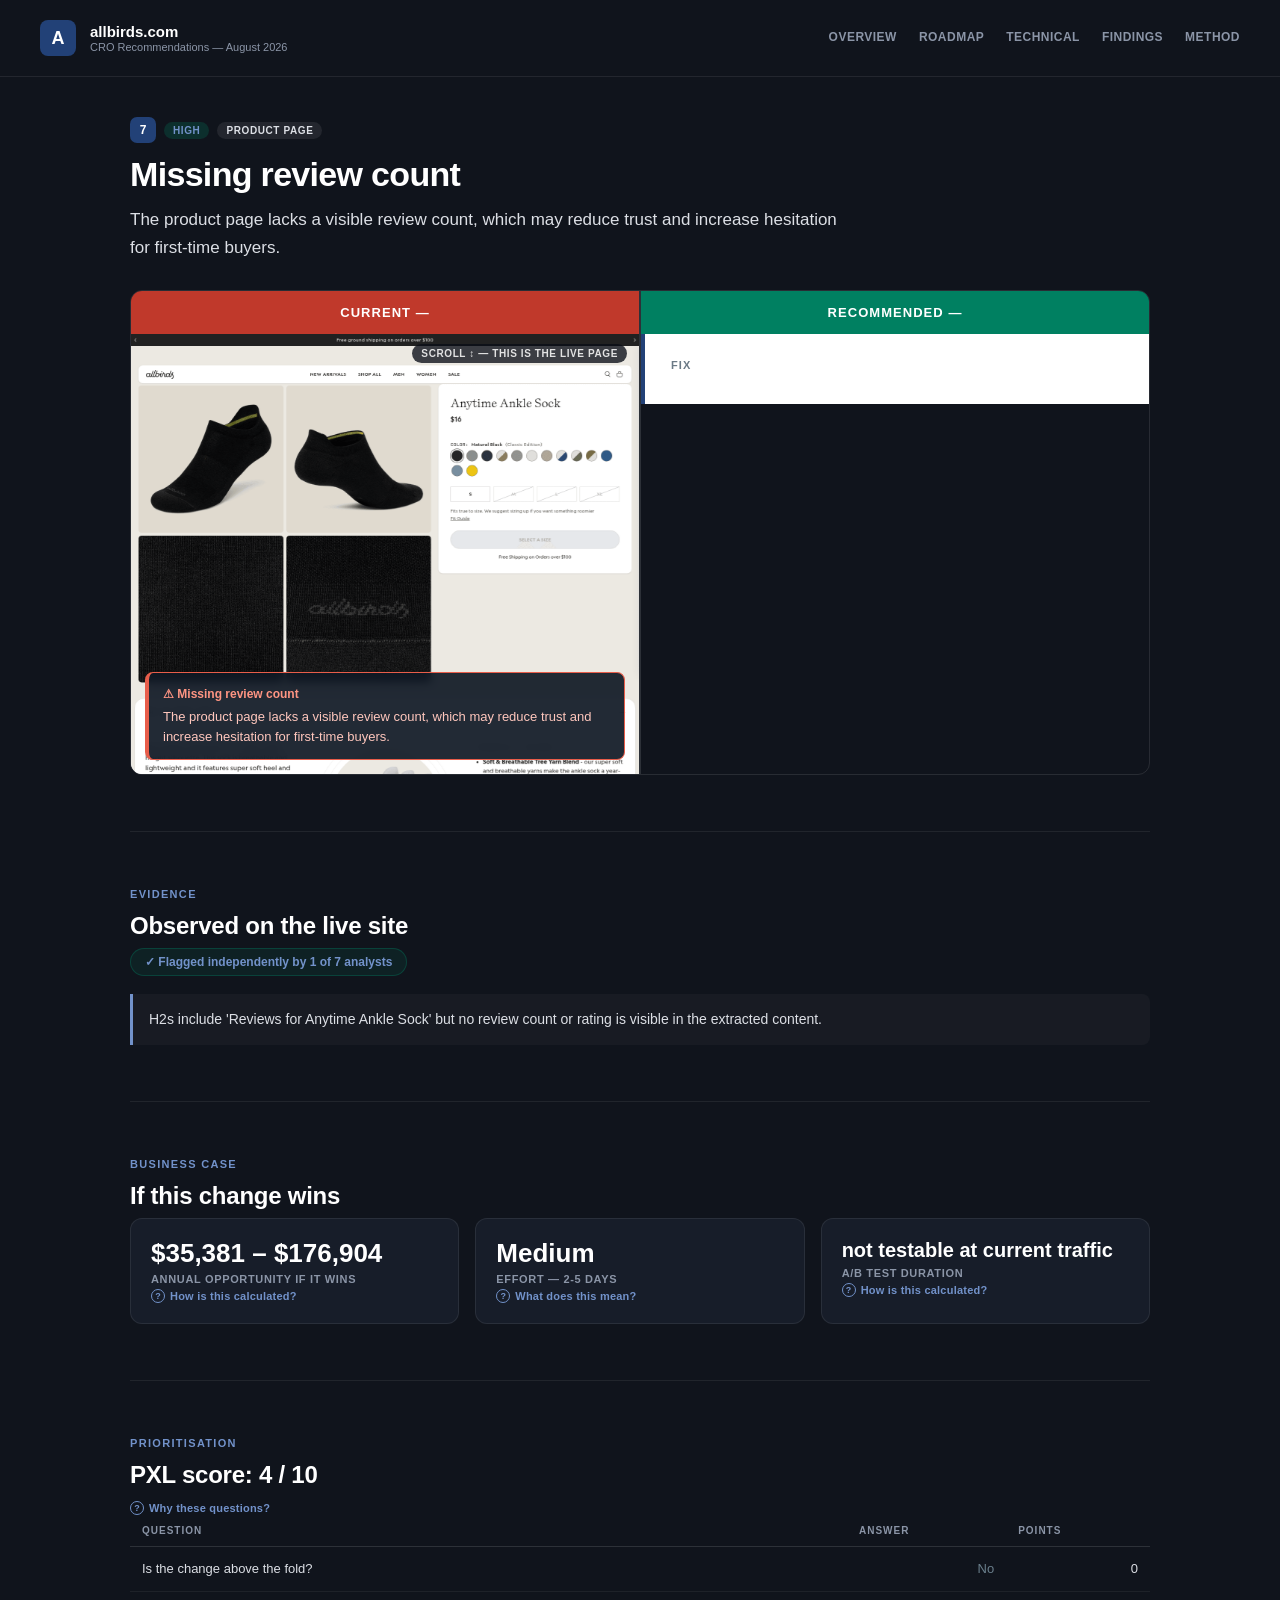
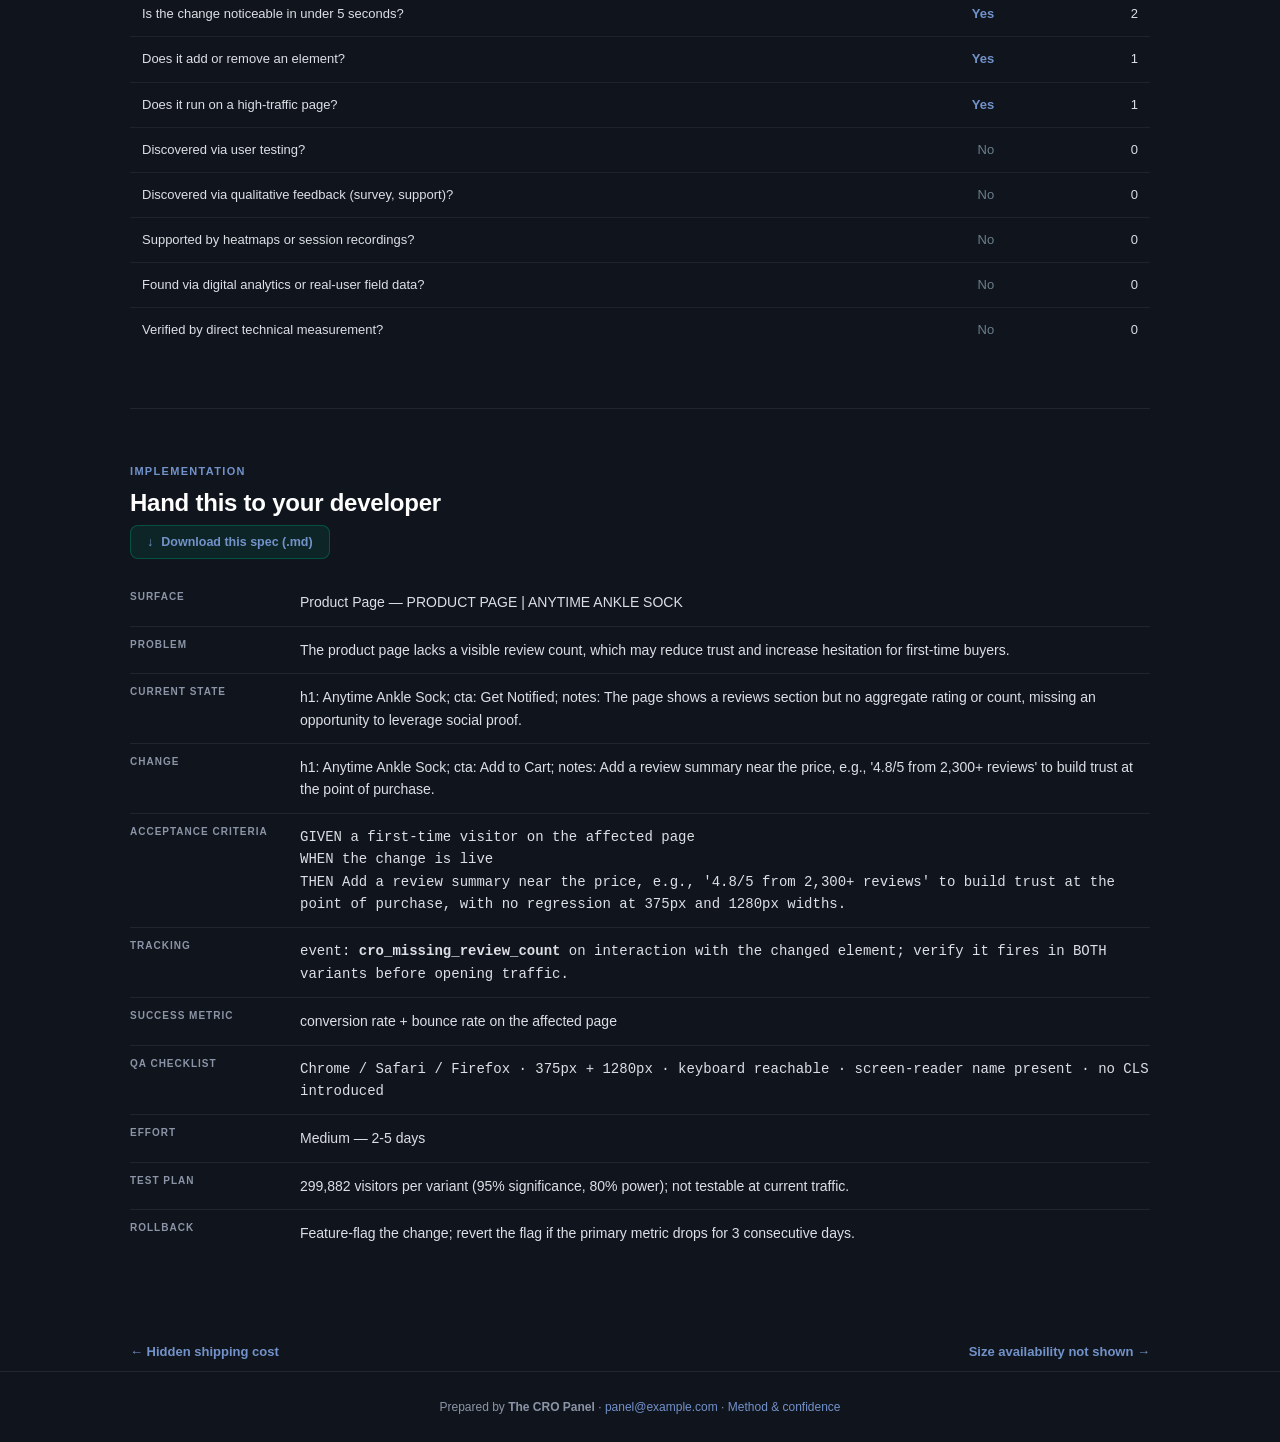
<file: finding_7_missing_review_count.html>
<!doctype html>
<html lang="en">
<head>
<meta charset="utf-8">
<meta name="viewport" content="width=device-width, initial-scale=1.0">
<title>Missing review count — allbirds.com</title>
<link rel="stylesheet" href="cro_system.css">
<style>:root{--green:#224177;--teal:#7292ca;--navy:#10141c;--mid:#171d29;--light:#212a3b;--muted:#8b95a7;--off:#dcdfe5;}</style></head>
<body>
<header>
  <a class="logo-area" href="index.html" style="text-decoration:none">
    <div class="logo-dot">A</div>
    <div>
      <div class="logo-text">allbirds.com</div>
      <div class="logo-sub">CRO Recommendations — August 2026</div>
    </div>
  </a>
  <nav class="nav"><a href="index.html">Overview</a><a href="roadmap.html">Roadmap</a><a href="technical.html">Technical</a><a href="appendix.html">Findings</a><a href="methodology.html">Method</a></nav>
</header>

<div class="wrap">
  <div class="finding-head">
    <div class="badge-row">
      <span class="rank-chip rank-high">7</span>
      <span class="badge badge-high">High</span>
      <span class="badge badge-effort">Product Page</span>
      
    </div>
    <h1>Missing review count</h1>
    <p class="thesis">The product page lacks a visible review count, which may reduce trust and increase hesitation for first-time buyers.</p>
  </div>
  
  <div class="section" style="padding-top:0;border-top:none">
    <div class="split">
      <div class="col">
        <div class="label-bar label-current">CURRENT — </div>
        <div class="shotwrap"><div class="shot-scroll" data-frac="0.05"><img class="shot-full" src="shot_products_anytime_ankle_sock.png" alt="Full-page screenshot of the current page" loading="lazy"></div><div class="shot-hint">scroll ↕ — this is the live page</div><div class="shot-tag"><strong>⚠ Missing review count</strong>The product page lacks a visible review count, which may reduce trust and increase hesitation for first-time buyers.</div></div>
      </div>
      <div class="divider"></div>
      <div class="col">
        <div class="label-bar label-recommended">RECOMMENDED — </div>
        
        <div class="annotation good"><strong>Fix</strong></div>
      </div>
    </div>
    
  </div>
  
<div class="section">
  <div class="eyebrow-label">Evidence</div>
  <h2 class="section-title">Observed on the live site </h2>
  <div class="agreement">✓ Flagged independently by 1 of 7 analysts</div>
  <ul class="evidence-list"><li>H2s include &#x27;Reviews for Anytime Ankle Sock&#x27; but no review count or rating is visible in the extracted content.</li></ul>
</div>
  
<div class="section">
  <div class="eyebrow-label">Business case</div>
  <h2 class="section-title">If this change wins</h2>
  <div class="tiles" style="grid-template-columns:repeat(3,1fr)">
    <div class="tile">
      <div class="tval">$35,381 – $176,904</div>
      <div class="tlabel">annual opportunity if it wins</div>
      <button class="explain" data-m="size-7">How is this calculated?</button>
    </div>
    <div class="tile">
      <div class="tval">Medium</div>
      <div class="tlabel">Effort — 2-5 days</div>
      <button class="explain" data-m="eff-7">What does this mean?</button>
    </div>
    <div class="tile">
      <div class="tval" style="font-size:20px">not testable at current traffic</div>
      <div class="tlabel">A/B test duration</div>
      <button class="explain" data-m="test-7">How is this calculated?</button>
    </div>
  </div>
</div>
  
<div class="section">
  <div class="eyebrow-label">Prioritisation</div>
  <h2 class="section-title">PXL score: 4 / 10</h2>
  <button class="explain" data-m="pxl-7">Why these questions?</button>
  <div class="tscroll"><table class="dtable">
    <thead><tr><th>Question</th><th class="num">Answer</th><th class="num">Points</th></tr></thead>
    <tbody><tr><td>Is the change above the fold?</td><td class="num no">No</td><td class="num">0</td></tr><tr><td>Is the change noticeable in under 5 seconds?</td><td class="num yes">Yes</td><td class="num">2</td></tr><tr><td>Does it add or remove an element?</td><td class="num yes">Yes</td><td class="num">1</td></tr><tr><td>Does it run on a high-traffic page?</td><td class="num yes">Yes</td><td class="num">1</td></tr><tr><td>Discovered via user testing?</td><td class="num no">No</td><td class="num">0</td></tr><tr><td>Discovered via qualitative feedback (survey, support)?</td><td class="num no">No</td><td class="num">0</td></tr><tr><td>Supported by heatmaps or session recordings?</td><td class="num no">No</td><td class="num">0</td></tr><tr><td>Found via digital analytics or real-user field data?</td><td class="num no">No</td><td class="num">0</td></tr><tr><td>Verified by direct technical measurement?</td><td class="num no">No</td><td class="num">0</td></tr></tbody>
  </table></div>
</div>
  
<div class="section">
  <div class="eyebrow-label">Implementation</div>
  <h2 class="section-title">Hand this to your developer</h2>
  <div class="dl-row" style="margin:0 0 20px">
    <a class="btn-dl" href="dev_spec_7_missing_review_count.md" download>Download this spec (.md)</a>
  </div>
  <dl class="spec">
    <dt>Surface</dt><dd>Product Page — PRODUCT PAGE | ANYTIME ANKLE SOCK</dd>
    <dt>Problem</dt><dd>The product page lacks a visible review count, which may reduce trust and increase hesitation for first-time buyers.</dd>
    <dt>Current state</dt><dd>h1: Anytime Ankle Sock; cta: Get Notified; notes: The page shows a reviews section but no aggregate rating or count, missing an opportunity to leverage social proof.</dd>
    <dt>Change</dt><dd>h1: Anytime Ankle Sock; cta: Add to Cart; notes: Add a review summary near the price, e.g., &#x27;4.8/5 from 2,300+ reviews&#x27; to build trust at the point of purchase.</dd>
    <dt>Acceptance criteria</dt><dd class="mono">GIVEN a first-time visitor on the affected page<br>
      WHEN the change is live<br>
      THEN Add a review summary near the price, e.g., &#x27;4.8/5 from 2,300+ reviews&#x27; to build trust at the point of purchase,
      with no regression at 375px and 1280px widths.</dd>
    <dt>Tracking</dt><dd class="mono">event: <strong>cro_missing_review_count</strong> on interaction with the
      changed element; verify it fires in BOTH variants before opening traffic.</dd>
    <dt>Success metric</dt><dd>conversion rate + bounce rate on the affected page</dd>
    <dt>QA checklist</dt><dd class="mono">Chrome / Safari / Firefox · 375px + 1280px ·
      keyboard reachable · screen-reader name present · no CLS introduced</dd>
    <dt>Effort</dt><dd>Medium —
      2-5 days</dd>
    <dt>Test plan</dt><dd>299,882 visitors per variant
      (95% significance, 80% power);
      not testable at current traffic.</dd>
    <dt>Rollback</dt><dd>Feature-flag the change; revert the flag if the primary metric
      drops for 3 consecutive days.</dd>
  </dl>
</div>
  <div class="pager"><a href="finding_6_hidden_shipping_cost.html">← Hidden shipping cost</a><a href="finding_8_size_availability_not_shown.html">Size availability not shown →</a></div>
</div>
<div class="footer">
  Prepared by <strong>The CRO Panel</strong> · <a href="mailto:panel@example.com">panel@example.com</a> · <a href="methodology.html">Method &amp; confidence</a>
</div>
<div class="modal-overlay" id="modal-root"><div class="modal-box"></div></div>
<template id="m-size-7"><h3>How this range is calculated</h3><p>Result: <strong>$35,381 – $176,904 / yr</strong></p><div class="formula">annual visits × baseline conversion × relative lift × order value
= 2,160,000 annual visits x 2.10% conversion x 1.0-5.0% relative lift x $78 order value</div><p>The 1.0–5.0% relative-lift band is an assumption bounded by severity (High), not a prediction.</p><p><strong>Why the range is conservative:</strong> Across 127,000 experiments, 12% produced a statistically significant improvement on the primary metric; a healthy programme win rate is 10-30%. Winning tests also overstate their true effect, so treat this as the prize if the change works — never expected revenue.</p></template><template id="m-eff-7"><h3>How effort is estimated</h3><table><tr><th>Bracket</th><th>Days</th><th>Typical scope</th></tr><tr><td>Low</td><td class='num'>0.5–2</td><td>copy, colour, labels, image swaps</td></tr><tr><td>Medium</td><td class='num'>2–5</td><td>layout shifts, form changes, new modules</td></tr><tr><td>High</td><td class='num'>5+</td><td>personalisation, funnel work, integrations</td></tr></table><p>Assigned by matching the recommended change against these scopes; the estimate is a bracket, not a quote.</p></template><template id="m-test-7"><h3>Sample size math</h3><p>Two-proportion z-test, the standard pre-test sample-size calculation:</p><div class="formula">n = [z&#8320;.&#8320;&#8322;&#8325;·√(2·p̄·(1−p̄)) + z&#8320;.&#8322;&#8320;·√(p₁(1−p₁)+p₂(1−p₂))]² / (p₁−p₂)²</div><table><tr><td>Baseline conversion</td><td class='num'>2.1%</td></tr><tr><td>Significance / power</td><td class='num'>95% / 80%</td></tr><tr><td>Sample per variant, 5.0% lift</td><td class='num'>299,882</td></tr><tr><td>Sample per variant, 1.0% lift</td><td class='num'>7,353,946</td></tr></table><p>Halving the minimum detectable effect roughly quadruples the sample required, which is why the conservative figure is so much larger.</p></template><template id="m-pxl-7"><h3>What PXL is</h3><p>PXL is CXL's prioritisation framework: binary questions instead of subjective 1–10 guesses, weighted toward evidence.</p><p>Findings discovered by inspection score zero on all four evidence questions — that is the honest signal, not a defect. Findings verified by direct measurement earn the extension point and, where real-user field data is involved, the analytics point.</p><p>The full rubric is on the <a href="methodology.html" style="color:var(--teal)">method page</a>.</p></template><script>
(function(){
  var root=document.getElementById('modal-root');
  function close(){root.classList.remove('open');}
  document.addEventListener('click',function(e){
    var b=e.target.closest('[data-m]');
    if(b){var t=document.getElementById('m-'+b.getAttribute('data-m'));
      if(t){root.querySelector('.modal-box').innerHTML=
        '<button class="modal-close" aria-label="Close">\u00d7</button>'+t.innerHTML;
        root.classList.add('open');}return;}
    if(e.target.closest('.modal-close')||e.target===root)close();
  });
  document.addEventListener('keydown',function(e){if(e.key==='Escape')close();});
  function scale(){
    document.querySelectorAll('.card-preview .preview-inner').forEach(function(el){
      var w=el.parentElement.clientWidth;if(!w)return;
      var s=w/1280;el.style.transform='scale('+s+')';
      el.parentElement.style.height=Math.round(514*s)+'px';});
  }
  scale();window.addEventListener('resize',scale);
  function pos(){
    document.querySelectorAll('.shot-scroll[data-frac]').forEach(function(el){
      var img=el.querySelector('img');
      var go=function(){var f=parseFloat(el.getAttribute('data-frac'))||0;
        el.scrollTop=f*(el.scrollHeight-el.clientHeight);};
      if(img&&!img.complete){img.addEventListener('load',go);}else{go();}
    });
  }
  pos();
})();
</script>
</body>
</html>
</file>
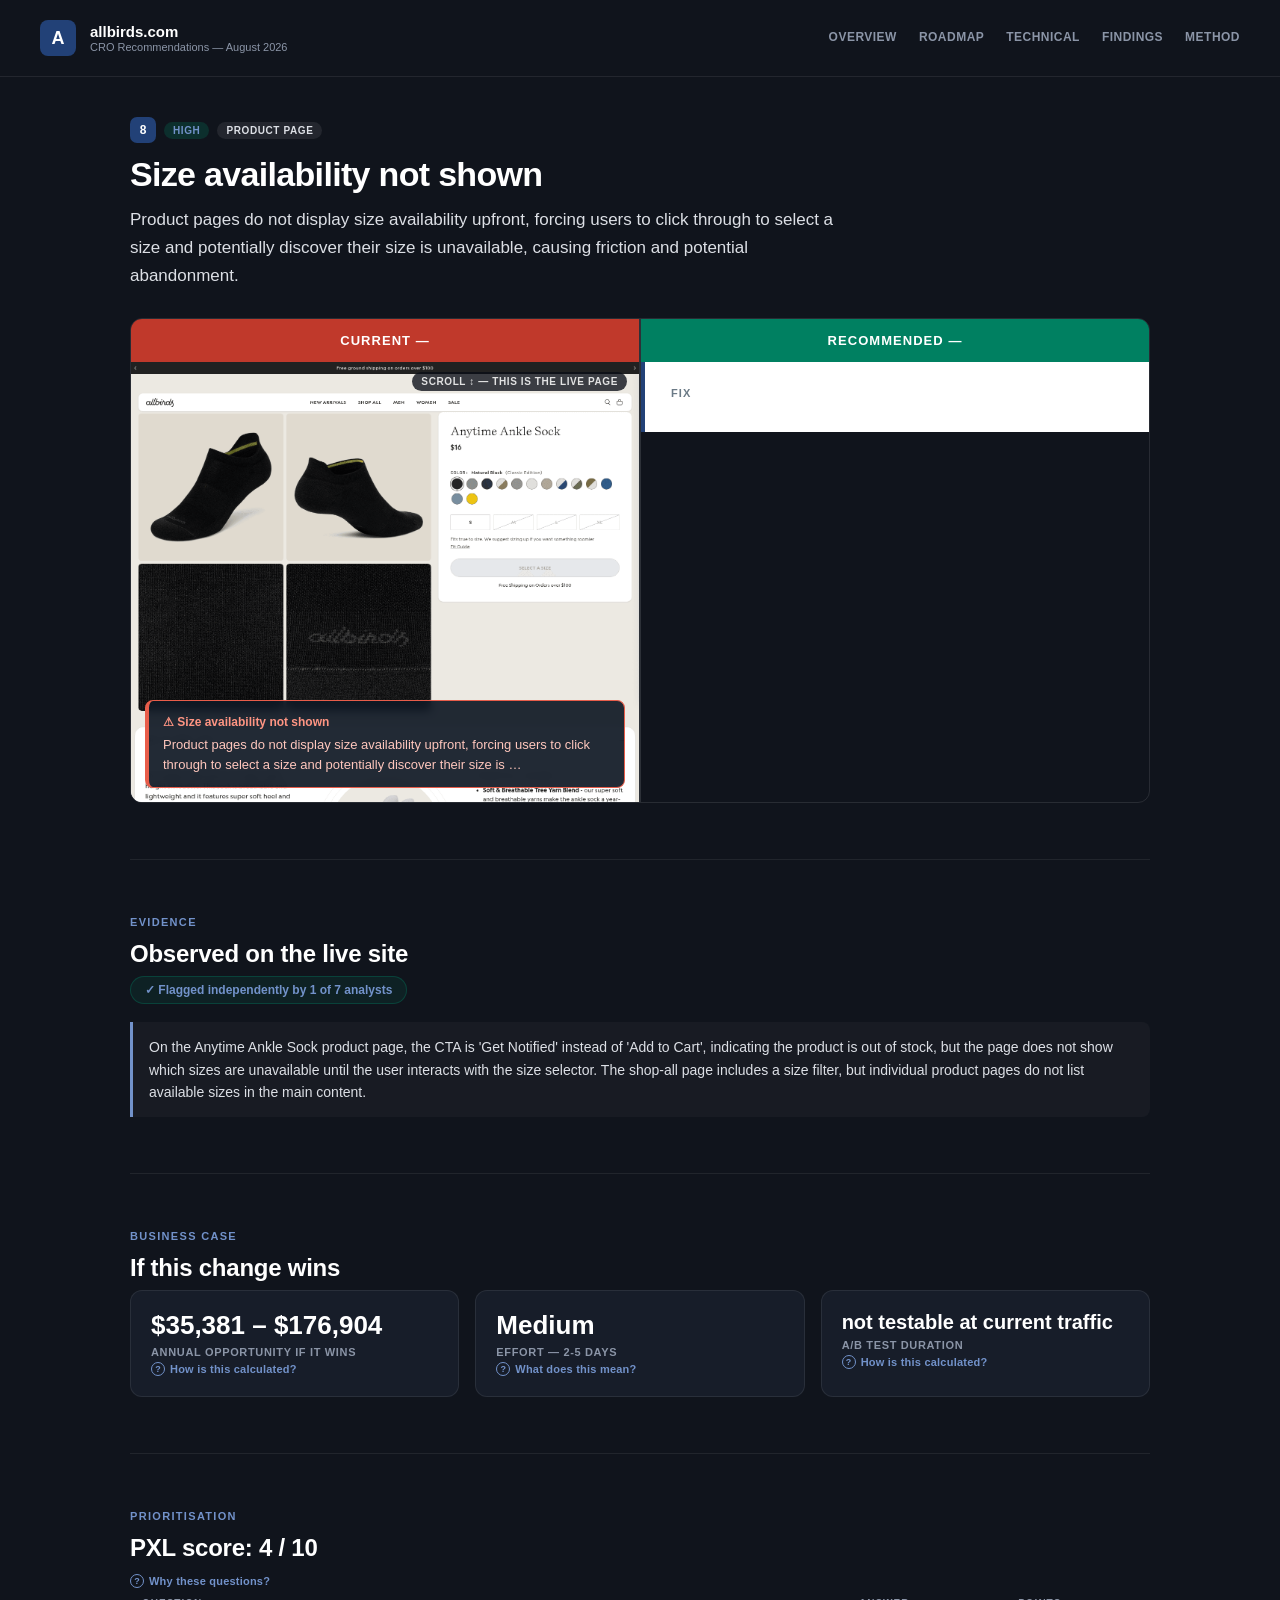
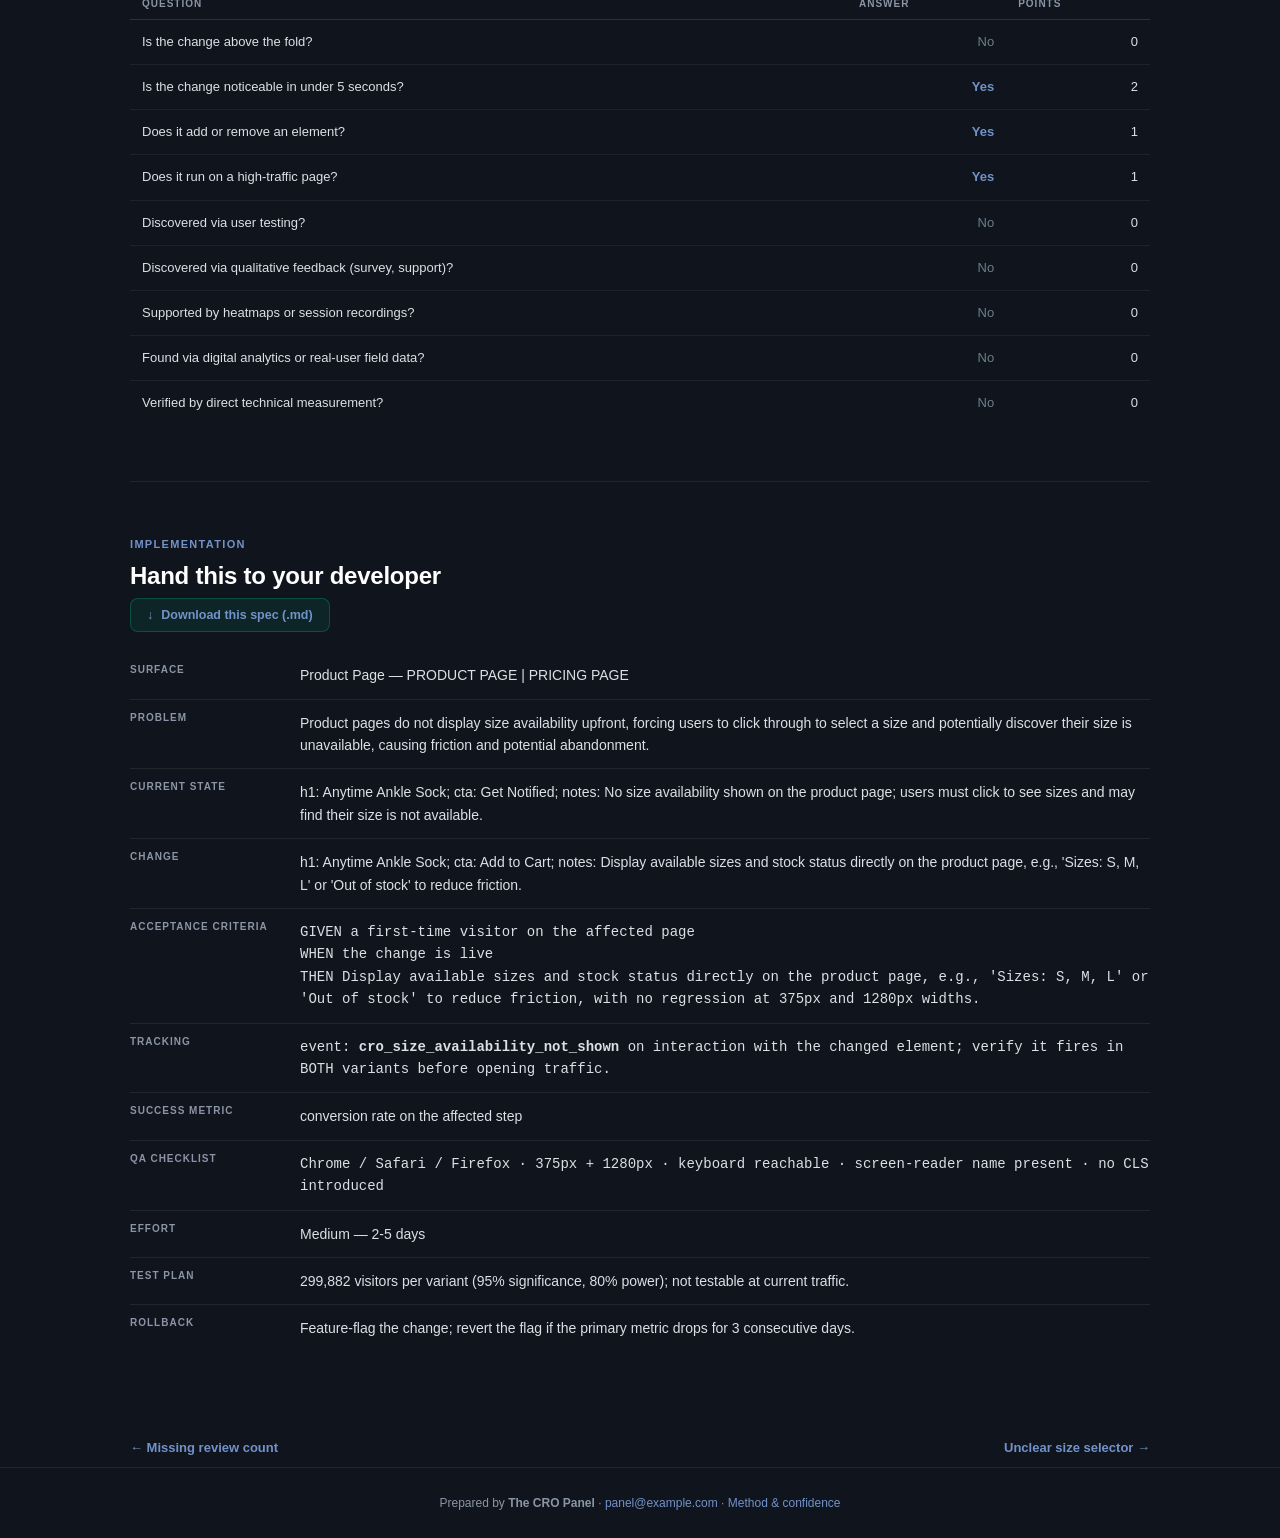
<file: finding_8_size_availability_not_shown.html>
<!doctype html>
<html lang="en">
<head>
<meta charset="utf-8">
<meta name="viewport" content="width=device-width, initial-scale=1.0">
<title>Size availability not shown — allbirds.com</title>
<link rel="stylesheet" href="cro_system.css">
<style>:root{--green:#224177;--teal:#7292ca;--navy:#10141c;--mid:#171d29;--light:#212a3b;--muted:#8b95a7;--off:#dcdfe5;}</style></head>
<body>
<header>
  <a class="logo-area" href="index.html" style="text-decoration:none">
    <div class="logo-dot">A</div>
    <div>
      <div class="logo-text">allbirds.com</div>
      <div class="logo-sub">CRO Recommendations — August 2026</div>
    </div>
  </a>
  <nav class="nav"><a href="index.html">Overview</a><a href="roadmap.html">Roadmap</a><a href="technical.html">Technical</a><a href="appendix.html">Findings</a><a href="methodology.html">Method</a></nav>
</header>

<div class="wrap">
  <div class="finding-head">
    <div class="badge-row">
      <span class="rank-chip rank-high">8</span>
      <span class="badge badge-high">High</span>
      <span class="badge badge-effort">Product Page</span>
      
    </div>
    <h1>Size availability not shown</h1>
    <p class="thesis">Product pages do not display size availability upfront, forcing users to click through to select a size and potentially discover their size is unavailable, causing friction and potential abandonment.</p>
  </div>
  
  <div class="section" style="padding-top:0;border-top:none">
    <div class="split">
      <div class="col">
        <div class="label-bar label-current">CURRENT — </div>
        <div class="shotwrap"><div class="shot-scroll" data-frac="0.05"><img class="shot-full" src="shot_products_anytime_ankle_sock.png" alt="Full-page screenshot of the current page" loading="lazy"></div><div class="shot-hint">scroll ↕ — this is the live page</div><div class="shot-tag"><strong>⚠ Size availability not shown</strong>Product pages do not display size availability upfront, forcing users to click through to select a size and potentially discover their size is …</div></div>
      </div>
      <div class="divider"></div>
      <div class="col">
        <div class="label-bar label-recommended">RECOMMENDED — </div>
        
        <div class="annotation good"><strong>Fix</strong></div>
      </div>
    </div>
    
  </div>
  
<div class="section">
  <div class="eyebrow-label">Evidence</div>
  <h2 class="section-title">Observed on the live site </h2>
  <div class="agreement">✓ Flagged independently by 1 of 7 analysts</div>
  <ul class="evidence-list"><li>On the Anytime Ankle Sock product page, the CTA is &#x27;Get Notified&#x27; instead of &#x27;Add to Cart&#x27;, indicating the product is out of stock, but the page does not show which sizes are unavailable until the user interacts with the size selector. The shop-all page includes a size filter, but individual product pages do not list available sizes in the main content.</li></ul>
</div>
  
<div class="section">
  <div class="eyebrow-label">Business case</div>
  <h2 class="section-title">If this change wins</h2>
  <div class="tiles" style="grid-template-columns:repeat(3,1fr)">
    <div class="tile">
      <div class="tval">$35,381 – $176,904</div>
      <div class="tlabel">annual opportunity if it wins</div>
      <button class="explain" data-m="size-8">How is this calculated?</button>
    </div>
    <div class="tile">
      <div class="tval">Medium</div>
      <div class="tlabel">Effort — 2-5 days</div>
      <button class="explain" data-m="eff-8">What does this mean?</button>
    </div>
    <div class="tile">
      <div class="tval" style="font-size:20px">not testable at current traffic</div>
      <div class="tlabel">A/B test duration</div>
      <button class="explain" data-m="test-8">How is this calculated?</button>
    </div>
  </div>
</div>
  
<div class="section">
  <div class="eyebrow-label">Prioritisation</div>
  <h2 class="section-title">PXL score: 4 / 10</h2>
  <button class="explain" data-m="pxl-8">Why these questions?</button>
  <div class="tscroll"><table class="dtable">
    <thead><tr><th>Question</th><th class="num">Answer</th><th class="num">Points</th></tr></thead>
    <tbody><tr><td>Is the change above the fold?</td><td class="num no">No</td><td class="num">0</td></tr><tr><td>Is the change noticeable in under 5 seconds?</td><td class="num yes">Yes</td><td class="num">2</td></tr><tr><td>Does it add or remove an element?</td><td class="num yes">Yes</td><td class="num">1</td></tr><tr><td>Does it run on a high-traffic page?</td><td class="num yes">Yes</td><td class="num">1</td></tr><tr><td>Discovered via user testing?</td><td class="num no">No</td><td class="num">0</td></tr><tr><td>Discovered via qualitative feedback (survey, support)?</td><td class="num no">No</td><td class="num">0</td></tr><tr><td>Supported by heatmaps or session recordings?</td><td class="num no">No</td><td class="num">0</td></tr><tr><td>Found via digital analytics or real-user field data?</td><td class="num no">No</td><td class="num">0</td></tr><tr><td>Verified by direct technical measurement?</td><td class="num no">No</td><td class="num">0</td></tr></tbody>
  </table></div>
</div>
  
<div class="section">
  <div class="eyebrow-label">Implementation</div>
  <h2 class="section-title">Hand this to your developer</h2>
  <div class="dl-row" style="margin:0 0 20px">
    <a class="btn-dl" href="dev_spec_8_size_availability_not_shown.md" download>Download this spec (.md)</a>
  </div>
  <dl class="spec">
    <dt>Surface</dt><dd>Product Page — PRODUCT PAGE | PRICING PAGE</dd>
    <dt>Problem</dt><dd>Product pages do not display size availability upfront, forcing users to click through to select a size and potentially discover their size is unavailable, causing friction and potential abandonment.</dd>
    <dt>Current state</dt><dd>h1: Anytime Ankle Sock; cta: Get Notified; notes: No size availability shown on the product page; users must click to see sizes and may find their size is not available.</dd>
    <dt>Change</dt><dd>h1: Anytime Ankle Sock; cta: Add to Cart; notes: Display available sizes and stock status directly on the product page, e.g., &#x27;Sizes: S, M, L&#x27; or &#x27;Out of stock&#x27; to reduce friction.</dd>
    <dt>Acceptance criteria</dt><dd class="mono">GIVEN a first-time visitor on the affected page<br>
      WHEN the change is live<br>
      THEN Display available sizes and stock status directly on the product page, e.g., &#x27;Sizes: S, M, L&#x27; or &#x27;Out of stock&#x27; to reduce friction,
      with no regression at 375px and 1280px widths.</dd>
    <dt>Tracking</dt><dd class="mono">event: <strong>cro_size_availability_not_shown</strong> on interaction with the
      changed element; verify it fires in BOTH variants before opening traffic.</dd>
    <dt>Success metric</dt><dd>conversion rate on the affected step</dd>
    <dt>QA checklist</dt><dd class="mono">Chrome / Safari / Firefox · 375px + 1280px ·
      keyboard reachable · screen-reader name present · no CLS introduced</dd>
    <dt>Effort</dt><dd>Medium —
      2-5 days</dd>
    <dt>Test plan</dt><dd>299,882 visitors per variant
      (95% significance, 80% power);
      not testable at current traffic.</dd>
    <dt>Rollback</dt><dd>Feature-flag the change; revert the flag if the primary metric
      drops for 3 consecutive days.</dd>
  </dl>
</div>
  <div class="pager"><a href="finding_7_missing_review_count.html">← Missing review count</a><a href="finding_9_unclear_size_selector.html">Unclear size selector →</a></div>
</div>
<div class="footer">
  Prepared by <strong>The CRO Panel</strong> · <a href="mailto:panel@example.com">panel@example.com</a> · <a href="methodology.html">Method &amp; confidence</a>
</div>
<div class="modal-overlay" id="modal-root"><div class="modal-box"></div></div>
<template id="m-size-8"><h3>How this range is calculated</h3><p>Result: <strong>$35,381 – $176,904 / yr</strong></p><div class="formula">annual visits × baseline conversion × relative lift × order value
= 2,160,000 annual visits x 2.10% conversion x 1.0-5.0% relative lift x $78 order value</div><p>The 1.0–5.0% relative-lift band is an assumption bounded by severity (High), not a prediction.</p><p><strong>Why the range is conservative:</strong> Across 127,000 experiments, 12% produced a statistically significant improvement on the primary metric; a healthy programme win rate is 10-30%. Winning tests also overstate their true effect, so treat this as the prize if the change works — never expected revenue.</p></template><template id="m-eff-8"><h3>How effort is estimated</h3><table><tr><th>Bracket</th><th>Days</th><th>Typical scope</th></tr><tr><td>Low</td><td class='num'>0.5–2</td><td>copy, colour, labels, image swaps</td></tr><tr><td>Medium</td><td class='num'>2–5</td><td>layout shifts, form changes, new modules</td></tr><tr><td>High</td><td class='num'>5+</td><td>personalisation, funnel work, integrations</td></tr></table><p>Assigned by matching the recommended change against these scopes; the estimate is a bracket, not a quote.</p></template><template id="m-test-8"><h3>Sample size math</h3><p>Two-proportion z-test, the standard pre-test sample-size calculation:</p><div class="formula">n = [z&#8320;.&#8320;&#8322;&#8325;·√(2·p̄·(1−p̄)) + z&#8320;.&#8322;&#8320;·√(p₁(1−p₁)+p₂(1−p₂))]² / (p₁−p₂)²</div><table><tr><td>Baseline conversion</td><td class='num'>2.1%</td></tr><tr><td>Significance / power</td><td class='num'>95% / 80%</td></tr><tr><td>Sample per variant, 5.0% lift</td><td class='num'>299,882</td></tr><tr><td>Sample per variant, 1.0% lift</td><td class='num'>7,353,946</td></tr></table><p>Halving the minimum detectable effect roughly quadruples the sample required, which is why the conservative figure is so much larger.</p></template><template id="m-pxl-8"><h3>What PXL is</h3><p>PXL is CXL's prioritisation framework: binary questions instead of subjective 1–10 guesses, weighted toward evidence.</p><p>Findings discovered by inspection score zero on all four evidence questions — that is the honest signal, not a defect. Findings verified by direct measurement earn the extension point and, where real-user field data is involved, the analytics point.</p><p>The full rubric is on the <a href="methodology.html" style="color:var(--teal)">method page</a>.</p></template><script>
(function(){
  var root=document.getElementById('modal-root');
  function close(){root.classList.remove('open');}
  document.addEventListener('click',function(e){
    var b=e.target.closest('[data-m]');
    if(b){var t=document.getElementById('m-'+b.getAttribute('data-m'));
      if(t){root.querySelector('.modal-box').innerHTML=
        '<button class="modal-close" aria-label="Close">\u00d7</button>'+t.innerHTML;
        root.classList.add('open');}return;}
    if(e.target.closest('.modal-close')||e.target===root)close();
  });
  document.addEventListener('keydown',function(e){if(e.key==='Escape')close();});
  function scale(){
    document.querySelectorAll('.card-preview .preview-inner').forEach(function(el){
      var w=el.parentElement.clientWidth;if(!w)return;
      var s=w/1280;el.style.transform='scale('+s+')';
      el.parentElement.style.height=Math.round(514*s)+'px';});
  }
  scale();window.addEventListener('resize',scale);
  function pos(){
    document.querySelectorAll('.shot-scroll[data-frac]').forEach(function(el){
      var img=el.querySelector('img');
      var go=function(){var f=parseFloat(el.getAttribute('data-frac'))||0;
        el.scrollTop=f*(el.scrollHeight-el.clientHeight);};
      if(img&&!img.complete){img.addEventListener('load',go);}else{go();}
    });
  }
  pos();
})();
</script>
</body>
</html>
</file>
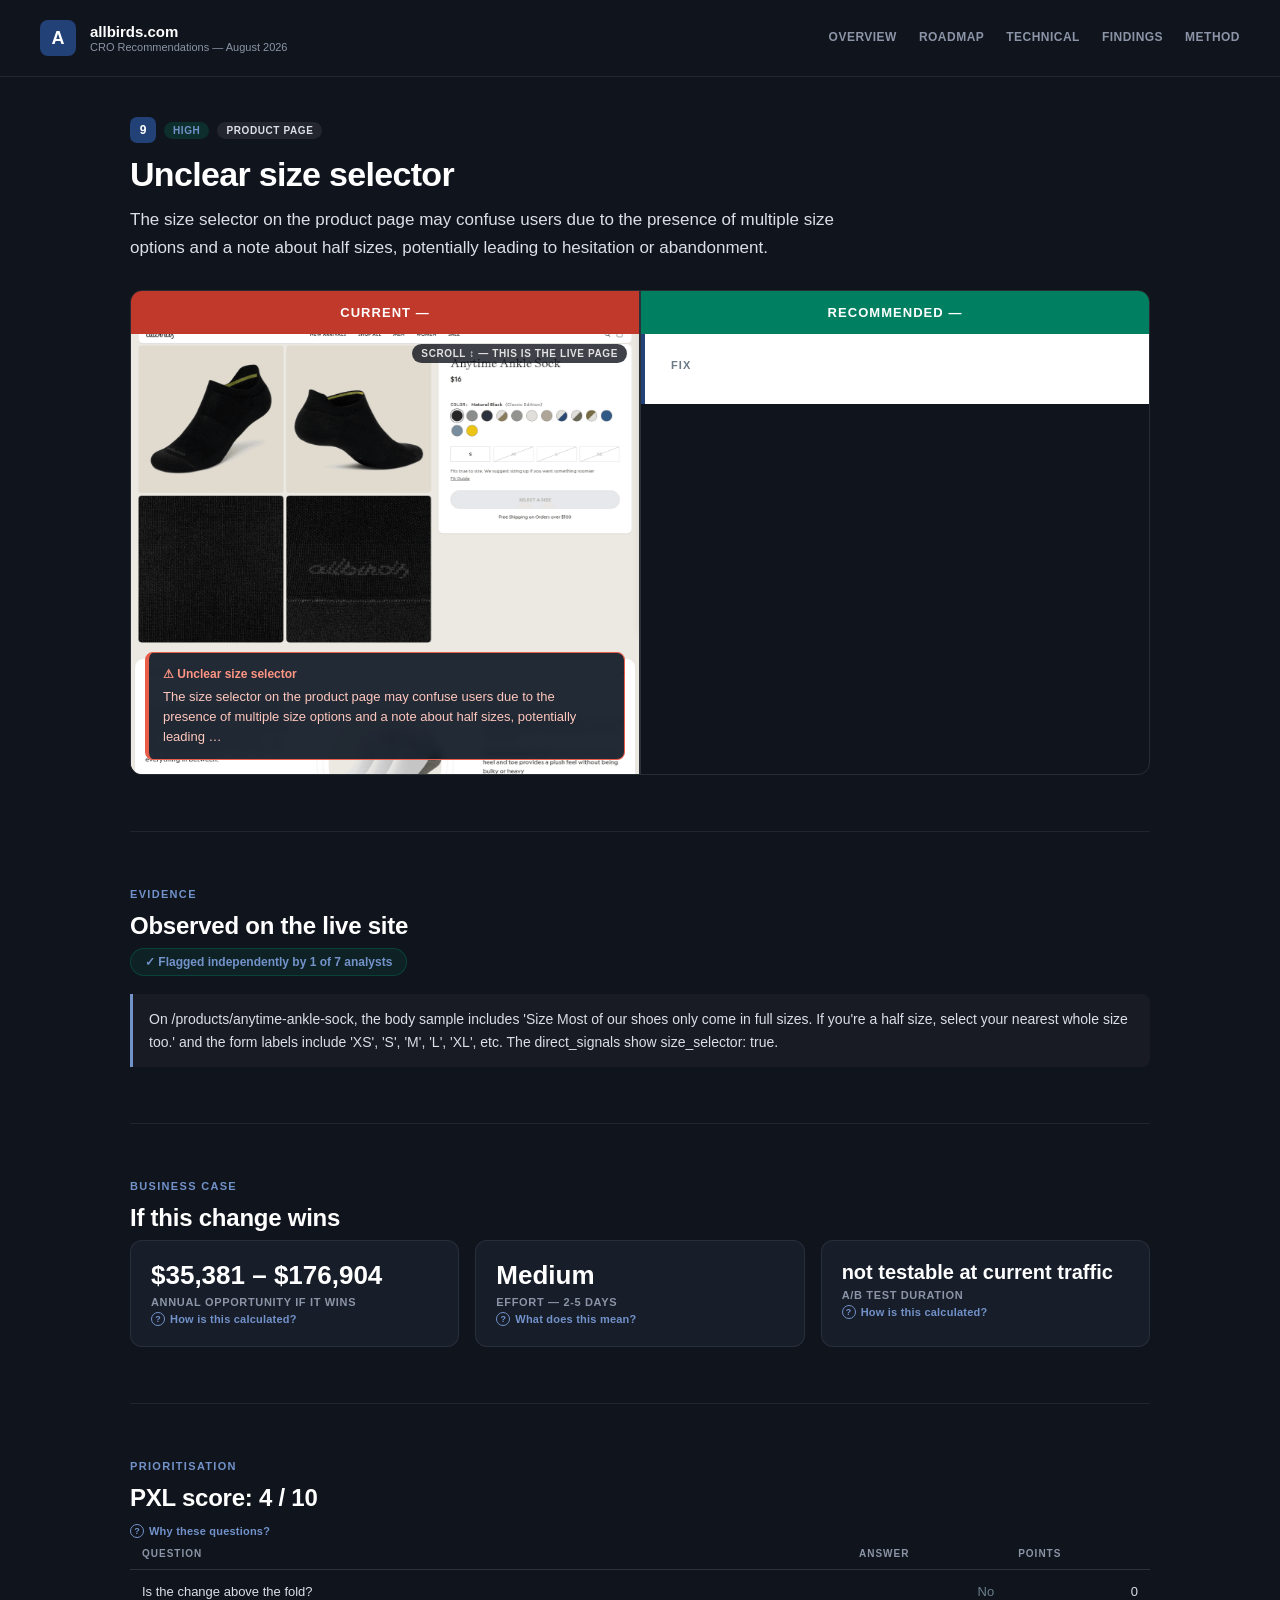
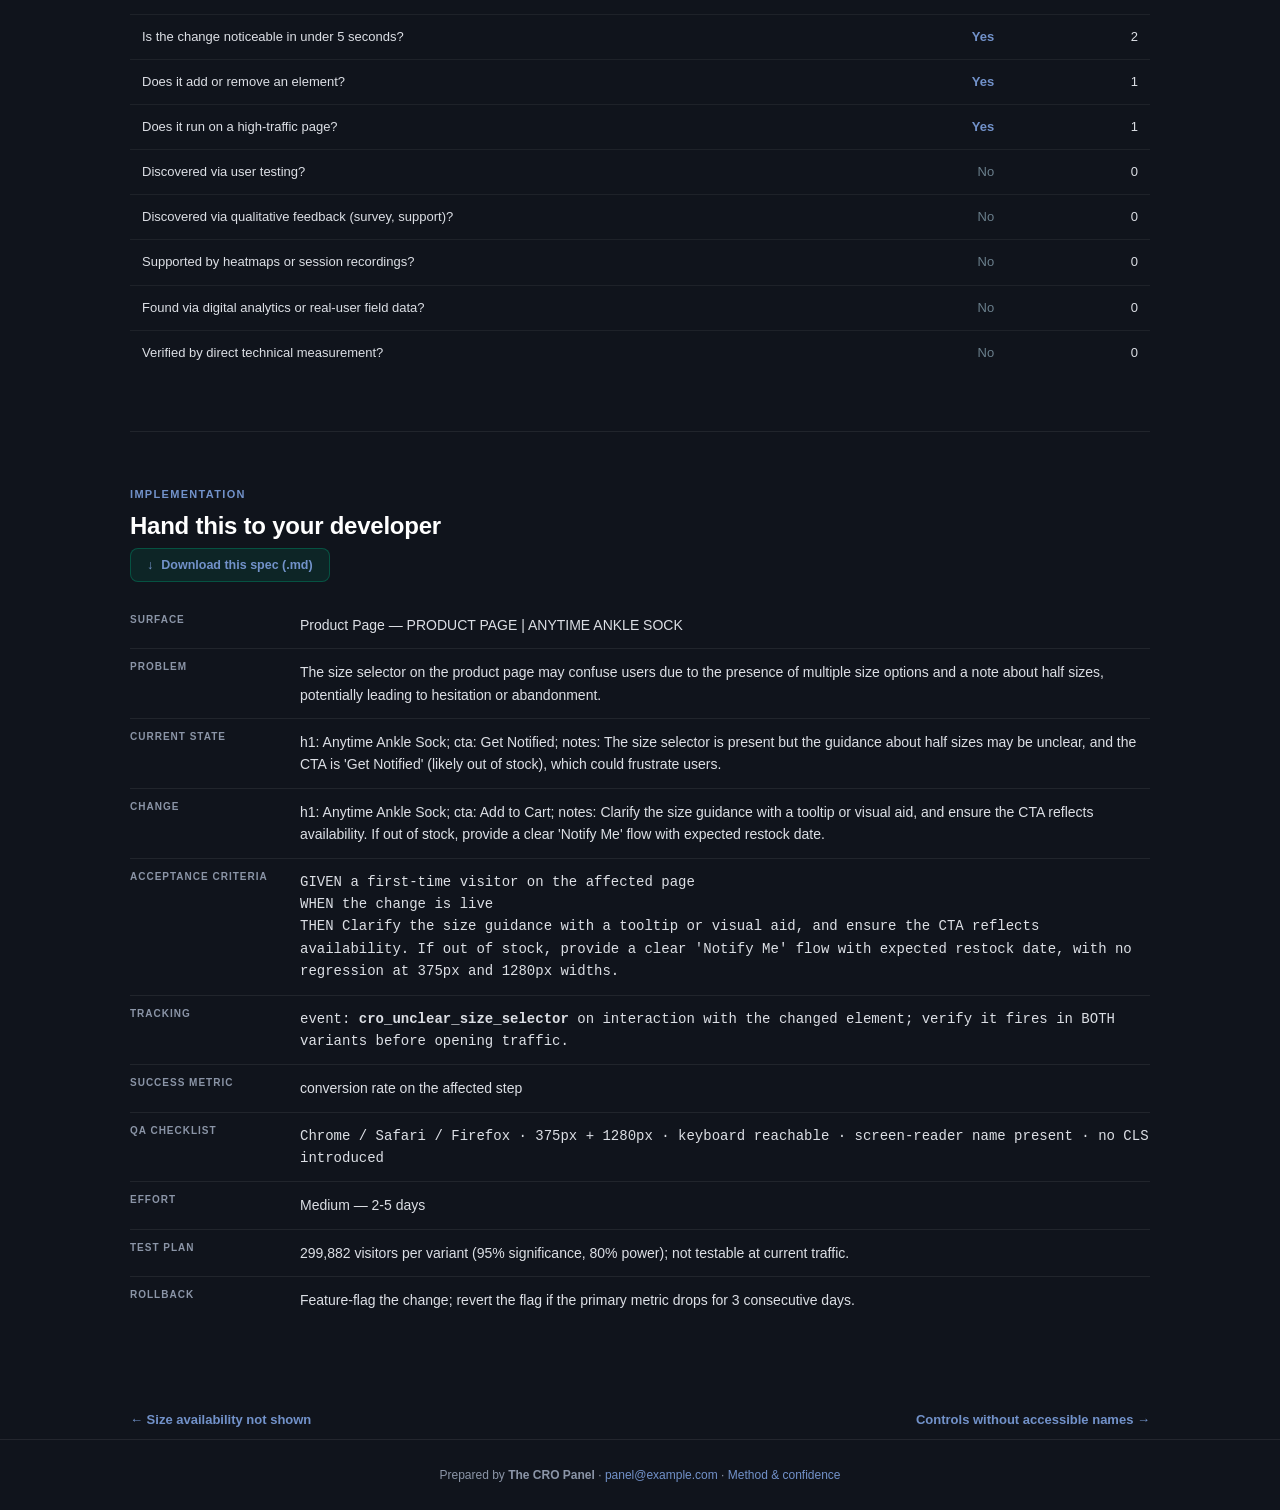
<file: finding_9_unclear_size_selector.html>
<!doctype html>
<html lang="en">
<head>
<meta charset="utf-8">
<meta name="viewport" content="width=device-width, initial-scale=1.0">
<title>Unclear size selector — allbirds.com</title>
<link rel="stylesheet" href="cro_system.css">
<style>:root{--green:#224177;--teal:#7292ca;--navy:#10141c;--mid:#171d29;--light:#212a3b;--muted:#8b95a7;--off:#dcdfe5;}</style></head>
<body>
<header>
  <a class="logo-area" href="index.html" style="text-decoration:none">
    <div class="logo-dot">A</div>
    <div>
      <div class="logo-text">allbirds.com</div>
      <div class="logo-sub">CRO Recommendations — August 2026</div>
    </div>
  </a>
  <nav class="nav"><a href="index.html">Overview</a><a href="roadmap.html">Roadmap</a><a href="technical.html">Technical</a><a href="appendix.html">Findings</a><a href="methodology.html">Method</a></nav>
</header>

<div class="wrap">
  <div class="finding-head">
    <div class="badge-row">
      <span class="rank-chip rank-high">9</span>
      <span class="badge badge-high">High</span>
      <span class="badge badge-effort">Product Page</span>
      
    </div>
    <h1>Unclear size selector</h1>
    <p class="thesis">The size selector on the product page may confuse users due to the presence of multiple size options and a note about half sizes, potentially leading to hesitation or abandonment.</p>
  </div>
  
  <div class="section" style="padding-top:0;border-top:none">
    <div class="split">
      <div class="col">
        <div class="label-bar label-current">CURRENT — </div>
        <div class="shotwrap"><div class="shot-scroll" data-frac="0.05"><img class="shot-full" src="shot_products_anytime_ankle_sock.png" alt="Full-page screenshot of the current page" loading="lazy"></div><div class="shot-hint">scroll ↕ — this is the live page</div><div class="shot-tag"><strong>⚠ Unclear size selector</strong>The size selector on the product page may confuse users due to the presence of multiple size options and a note about half sizes, potentially leading …</div></div>
      </div>
      <div class="divider"></div>
      <div class="col">
        <div class="label-bar label-recommended">RECOMMENDED — </div>
        
        <div class="annotation good"><strong>Fix</strong></div>
      </div>
    </div>
    
  </div>
  
<div class="section">
  <div class="eyebrow-label">Evidence</div>
  <h2 class="section-title">Observed on the live site </h2>
  <div class="agreement">✓ Flagged independently by 1 of 7 analysts</div>
  <ul class="evidence-list"><li>On /products/anytime-ankle-sock, the body sample includes &#x27;Size Most of our shoes only come in full sizes. If you&#x27;re a half size, select your nearest whole size too.&#x27; and the form labels include &#x27;XS&#x27;, &#x27;S&#x27;, &#x27;M&#x27;, &#x27;L&#x27;, &#x27;XL&#x27;, etc. The direct_signals show size_selector: true.</li></ul>
</div>
  
<div class="section">
  <div class="eyebrow-label">Business case</div>
  <h2 class="section-title">If this change wins</h2>
  <div class="tiles" style="grid-template-columns:repeat(3,1fr)">
    <div class="tile">
      <div class="tval">$35,381 – $176,904</div>
      <div class="tlabel">annual opportunity if it wins</div>
      <button class="explain" data-m="size-9">How is this calculated?</button>
    </div>
    <div class="tile">
      <div class="tval">Medium</div>
      <div class="tlabel">Effort — 2-5 days</div>
      <button class="explain" data-m="eff-9">What does this mean?</button>
    </div>
    <div class="tile">
      <div class="tval" style="font-size:20px">not testable at current traffic</div>
      <div class="tlabel">A/B test duration</div>
      <button class="explain" data-m="test-9">How is this calculated?</button>
    </div>
  </div>
</div>
  
<div class="section">
  <div class="eyebrow-label">Prioritisation</div>
  <h2 class="section-title">PXL score: 4 / 10</h2>
  <button class="explain" data-m="pxl-9">Why these questions?</button>
  <div class="tscroll"><table class="dtable">
    <thead><tr><th>Question</th><th class="num">Answer</th><th class="num">Points</th></tr></thead>
    <tbody><tr><td>Is the change above the fold?</td><td class="num no">No</td><td class="num">0</td></tr><tr><td>Is the change noticeable in under 5 seconds?</td><td class="num yes">Yes</td><td class="num">2</td></tr><tr><td>Does it add or remove an element?</td><td class="num yes">Yes</td><td class="num">1</td></tr><tr><td>Does it run on a high-traffic page?</td><td class="num yes">Yes</td><td class="num">1</td></tr><tr><td>Discovered via user testing?</td><td class="num no">No</td><td class="num">0</td></tr><tr><td>Discovered via qualitative feedback (survey, support)?</td><td class="num no">No</td><td class="num">0</td></tr><tr><td>Supported by heatmaps or session recordings?</td><td class="num no">No</td><td class="num">0</td></tr><tr><td>Found via digital analytics or real-user field data?</td><td class="num no">No</td><td class="num">0</td></tr><tr><td>Verified by direct technical measurement?</td><td class="num no">No</td><td class="num">0</td></tr></tbody>
  </table></div>
</div>
  
<div class="section">
  <div class="eyebrow-label">Implementation</div>
  <h2 class="section-title">Hand this to your developer</h2>
  <div class="dl-row" style="margin:0 0 20px">
    <a class="btn-dl" href="dev_spec_9_unclear_size_selector.md" download>Download this spec (.md)</a>
  </div>
  <dl class="spec">
    <dt>Surface</dt><dd>Product Page — PRODUCT PAGE | ANYTIME ANKLE SOCK</dd>
    <dt>Problem</dt><dd>The size selector on the product page may confuse users due to the presence of multiple size options and a note about half sizes, potentially leading to hesitation or abandonment.</dd>
    <dt>Current state</dt><dd>h1: Anytime Ankle Sock; cta: Get Notified; notes: The size selector is present but the guidance about half sizes may be unclear, and the CTA is &#x27;Get Notified&#x27; (likely out of stock), which could frustrate users.</dd>
    <dt>Change</dt><dd>h1: Anytime Ankle Sock; cta: Add to Cart; notes: Clarify the size guidance with a tooltip or visual aid, and ensure the CTA reflects availability. If out of stock, provide a clear &#x27;Notify Me&#x27; flow with expected restock date.</dd>
    <dt>Acceptance criteria</dt><dd class="mono">GIVEN a first-time visitor on the affected page<br>
      WHEN the change is live<br>
      THEN Clarify the size guidance with a tooltip or visual aid, and ensure the CTA reflects availability. If out of stock, provide a clear &#x27;Notify Me&#x27; flow with expected restock date,
      with no regression at 375px and 1280px widths.</dd>
    <dt>Tracking</dt><dd class="mono">event: <strong>cro_unclear_size_selector</strong> on interaction with the
      changed element; verify it fires in BOTH variants before opening traffic.</dd>
    <dt>Success metric</dt><dd>conversion rate on the affected step</dd>
    <dt>QA checklist</dt><dd class="mono">Chrome / Safari / Firefox · 375px + 1280px ·
      keyboard reachable · screen-reader name present · no CLS introduced</dd>
    <dt>Effort</dt><dd>Medium —
      2-5 days</dd>
    <dt>Test plan</dt><dd>299,882 visitors per variant
      (95% significance, 80% power);
      not testable at current traffic.</dd>
    <dt>Rollback</dt><dd>Feature-flag the change; revert the flag if the primary metric
      drops for 3 consecutive days.</dd>
  </dl>
</div>
  <div class="pager"><a href="finding_8_size_availability_not_shown.html">← Size availability not shown</a><a href="finding_10_controls_without_accessible_names.html">Controls without accessible names →</a></div>
</div>
<div class="footer">
  Prepared by <strong>The CRO Panel</strong> · <a href="mailto:panel@example.com">panel@example.com</a> · <a href="methodology.html">Method &amp; confidence</a>
</div>
<div class="modal-overlay" id="modal-root"><div class="modal-box"></div></div>
<template id="m-size-9"><h3>How this range is calculated</h3><p>Result: <strong>$35,381 – $176,904 / yr</strong></p><div class="formula">annual visits × baseline conversion × relative lift × order value
= 2,160,000 annual visits x 2.10% conversion x 1.0-5.0% relative lift x $78 order value</div><p>The 1.0–5.0% relative-lift band is an assumption bounded by severity (High), not a prediction.</p><p><strong>Why the range is conservative:</strong> Across 127,000 experiments, 12% produced a statistically significant improvement on the primary metric; a healthy programme win rate is 10-30%. Winning tests also overstate their true effect, so treat this as the prize if the change works — never expected revenue.</p></template><template id="m-eff-9"><h3>How effort is estimated</h3><table><tr><th>Bracket</th><th>Days</th><th>Typical scope</th></tr><tr><td>Low</td><td class='num'>0.5–2</td><td>copy, colour, labels, image swaps</td></tr><tr><td>Medium</td><td class='num'>2–5</td><td>layout shifts, form changes, new modules</td></tr><tr><td>High</td><td class='num'>5+</td><td>personalisation, funnel work, integrations</td></tr></table><p>Assigned by matching the recommended change against these scopes; the estimate is a bracket, not a quote.</p></template><template id="m-test-9"><h3>Sample size math</h3><p>Two-proportion z-test, the standard pre-test sample-size calculation:</p><div class="formula">n = [z&#8320;.&#8320;&#8322;&#8325;·√(2·p̄·(1−p̄)) + z&#8320;.&#8322;&#8320;·√(p₁(1−p₁)+p₂(1−p₂))]² / (p₁−p₂)²</div><table><tr><td>Baseline conversion</td><td class='num'>2.1%</td></tr><tr><td>Significance / power</td><td class='num'>95% / 80%</td></tr><tr><td>Sample per variant, 5.0% lift</td><td class='num'>299,882</td></tr><tr><td>Sample per variant, 1.0% lift</td><td class='num'>7,353,946</td></tr></table><p>Halving the minimum detectable effect roughly quadruples the sample required, which is why the conservative figure is so much larger.</p></template><template id="m-pxl-9"><h3>What PXL is</h3><p>PXL is CXL's prioritisation framework: binary questions instead of subjective 1–10 guesses, weighted toward evidence.</p><p>Findings discovered by inspection score zero on all four evidence questions — that is the honest signal, not a defect. Findings verified by direct measurement earn the extension point and, where real-user field data is involved, the analytics point.</p><p>The full rubric is on the <a href="methodology.html" style="color:var(--teal)">method page</a>.</p></template><script>
(function(){
  var root=document.getElementById('modal-root');
  function close(){root.classList.remove('open');}
  document.addEventListener('click',function(e){
    var b=e.target.closest('[data-m]');
    if(b){var t=document.getElementById('m-'+b.getAttribute('data-m'));
      if(t){root.querySelector('.modal-box').innerHTML=
        '<button class="modal-close" aria-label="Close">\u00d7</button>'+t.innerHTML;
        root.classList.add('open');}return;}
    if(e.target.closest('.modal-close')||e.target===root)close();
  });
  document.addEventListener('keydown',function(e){if(e.key==='Escape')close();});
  function scale(){
    document.querySelectorAll('.card-preview .preview-inner').forEach(function(el){
      var w=el.parentElement.clientWidth;if(!w)return;
      var s=w/1280;el.style.transform='scale('+s+')';
      el.parentElement.style.height=Math.round(514*s)+'px';});
  }
  scale();window.addEventListener('resize',scale);
  function pos(){
    document.querySelectorAll('.shot-scroll[data-frac]').forEach(function(el){
      var img=el.querySelector('img');
      var go=function(){var f=parseFloat(el.getAttribute('data-frac'))||0;
        el.scrollTop=f*(el.scrollHeight-el.clientHeight);};
      if(img&&!img.complete){img.addEventListener('load',go);}else{go();}
    });
  }
  pos();
})();
</script>
</body>
</html>
</file>
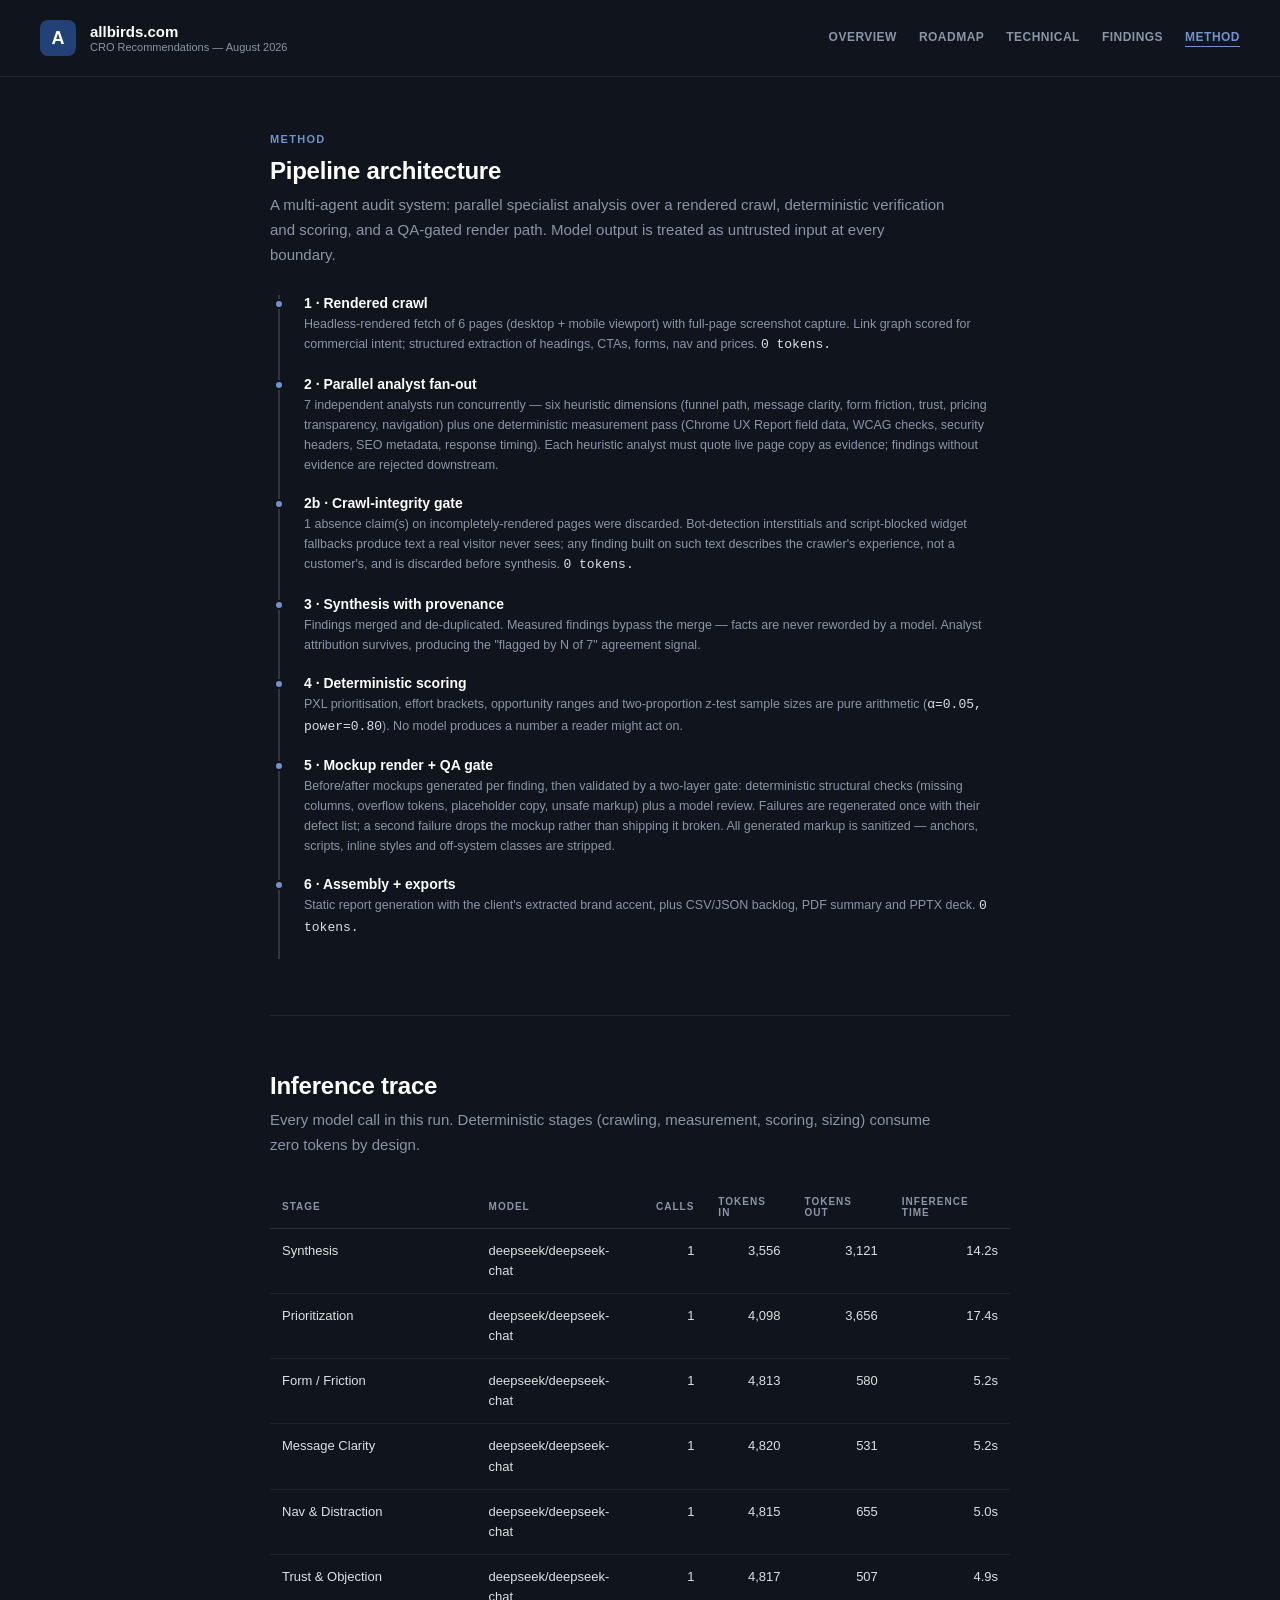
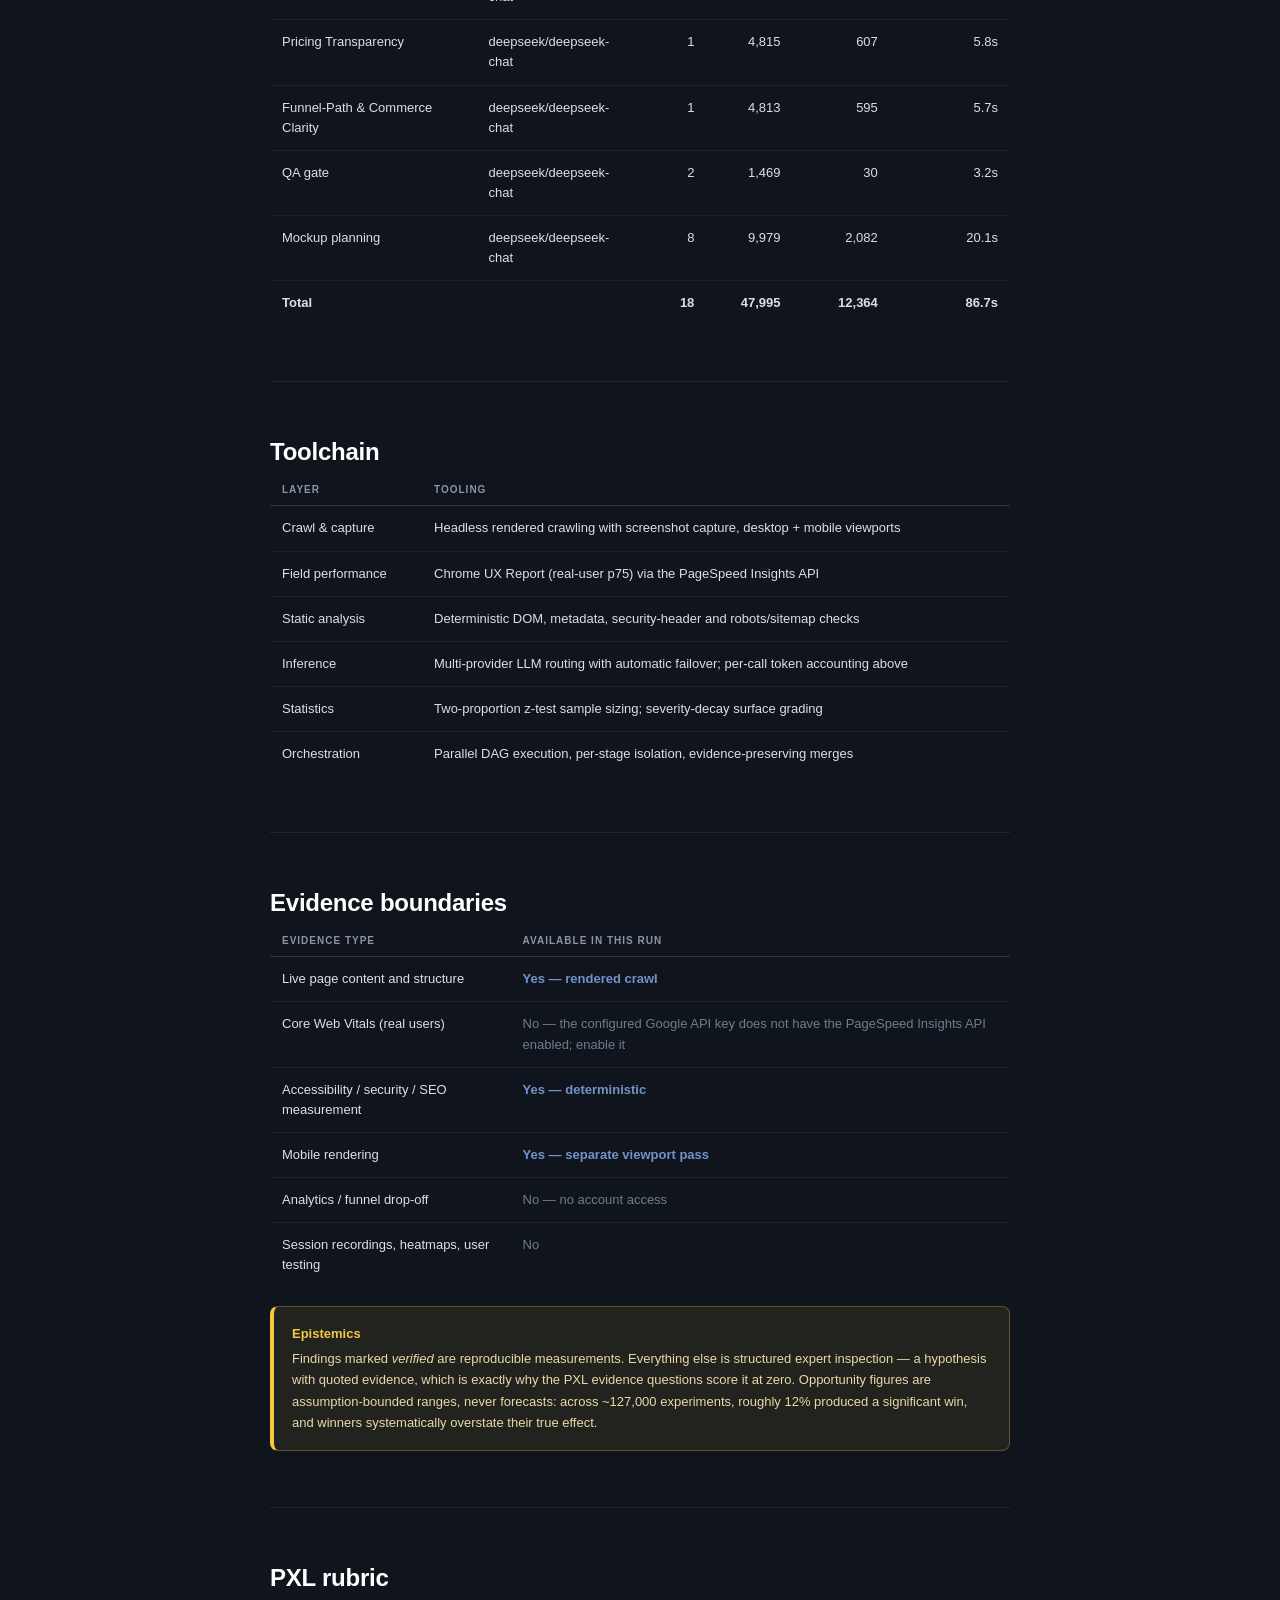
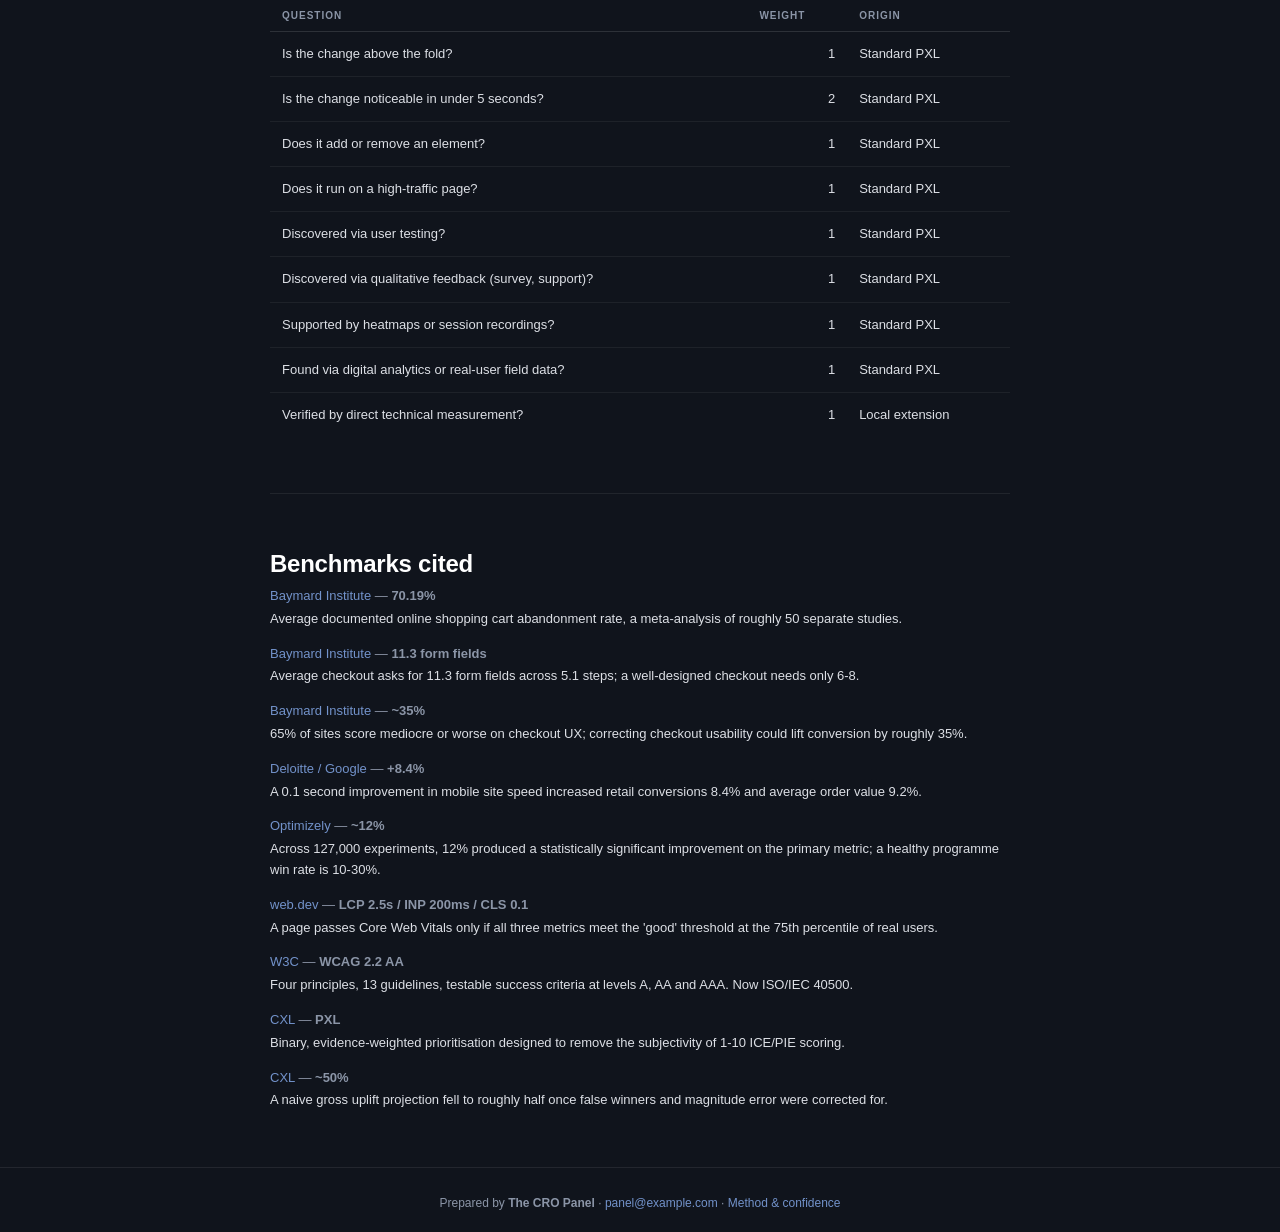
<file: methodology.html>
<!doctype html>
<html lang="en">
<head>
<meta charset="utf-8">
<meta name="viewport" content="width=device-width, initial-scale=1.0">
<title>Method — allbirds.com</title>
<link rel="stylesheet" href="cro_system.css">
<style>:root{--green:#224177;--teal:#7292ca;--navy:#10141c;--mid:#171d29;--light:#212a3b;--muted:#8b95a7;--off:#dcdfe5;}</style></head>
<body>
<header>
  <a class="logo-area" href="index.html" style="text-decoration:none">
    <div class="logo-dot">A</div>
    <div>
      <div class="logo-text">allbirds.com</div>
      <div class="logo-sub">CRO Recommendations — August 2026</div>
    </div>
  </a>
  <nav class="nav"><a href="index.html">Overview</a><a href="roadmap.html">Roadmap</a><a href="technical.html">Technical</a><a href="appendix.html">Findings</a><a href="methodology.html" class="active">Method</a></nav>
</header>

<div class="wrap-narrow">
  <div class="section">
    <div class="eyebrow-label">Method</div>
    <h2 class="section-title">Pipeline architecture</h2>
    <p class="section-intro">A multi-agent audit system: parallel specialist analysis over a
      rendered crawl, deterministic verification and scoring, and a QA-gated render path.
      Model output is treated as untrusted input at every boundary.</p>
    
    <div class="trace">
      <div class="trace-step"><div class="t-name">1 · Rendered crawl</div>
        <div class="t-detail">Headless-rendered fetch of 6 pages (desktop + mobile
        viewport) with full-page screenshot capture. Link graph scored for commercial intent;
        structured extraction of headings, CTAs, forms, nav and prices. <span class="mono">0 tokens.</span></div></div>
      <div class="trace-step"><div class="t-name">2 · Parallel analyst fan-out</div>
        <div class="t-detail">7 independent analysts run concurrently — six
        heuristic dimensions (funnel path, message clarity, form friction, trust, pricing
        transparency, navigation) plus one deterministic measurement pass (Chrome UX Report
        field data, WCAG checks, security headers, SEO metadata, response timing). Each
        heuristic analyst must quote live page copy as evidence; findings without evidence
        are rejected downstream.</div></div>
      <div class="trace-step"><div class="t-name">2b · Crawl-integrity gate</div>
        <div class="t-detail">1 absence claim(s) on incompletely-rendered pages were discarded. Bot-detection interstitials and
        script-blocked widget fallbacks produce text a real visitor never sees; any finding
        built on such text describes the crawler's experience, not a customer's, and is
        discarded before synthesis. <span class="mono">0 tokens.</span></div></div>
      <div class="trace-step"><div class="t-name">3 · Synthesis with provenance</div>
        <div class="t-detail">Findings merged and de-duplicated. Measured findings bypass the
        merge — facts are never reworded by a model. Analyst attribution survives, producing
        the "flagged by N of 7" agreement signal.</div></div>
      <div class="trace-step"><div class="t-name">4 · Deterministic scoring</div>
        <div class="t-detail">PXL prioritisation, effort brackets, opportunity ranges and
        two-proportion z-test sample sizes are pure arithmetic
        (<span class="mono">α=0.05, power=0.80</span>). No model produces a number a reader
        might act on.</div></div>
      <div class="trace-step"><div class="t-name">5 · Mockup render + QA gate</div>
        <div class="t-detail">Before/after mockups generated per finding, then validated by a
        two-layer gate: deterministic structural checks (missing columns, overflow tokens,
        placeholder copy, unsafe markup) plus a model review. Failures are regenerated once
        with their defect list; a second failure drops the mockup rather than shipping it
        broken. All generated markup is sanitized — anchors, scripts, inline styles and
        off-system classes are stripped.</div></div>
      <div class="trace-step"><div class="t-name">6 · Assembly + exports</div>
        <div class="t-detail">Static report generation with the client's extracted brand
        accent, plus CSV/JSON backlog, PDF summary and PPTX deck. <span class="mono">0 tokens.</span></div></div>
    </div>
  </div>
  
  <div class="section">
    <h2 class="section-title">Inference trace</h2>
    <p class="section-intro">Every model call in this run. Deterministic stages
      (crawling, measurement, scoring, sizing) consume zero tokens by design.</p>
    <div class="tscroll"><table class="dtable">
      <thead><tr><th>Stage</th><th>Model</th><th class="num">Calls</th>
        <th class="num">Tokens in</th><th class="num">Tokens out</th><th class="num">Inference time</th></tr></thead>
      <tbody><tr><td>Synthesis</td><td>deepseek/deepseek-chat</td><td class='num'>1</td><td class='num'>3,556</td><td class='num'>3,121</td><td class='num'>14.2s</td></tr><tr><td>Prioritization</td><td>deepseek/deepseek-chat</td><td class='num'>1</td><td class='num'>4,098</td><td class='num'>3,656</td><td class='num'>17.4s</td></tr><tr><td>Form / Friction</td><td>deepseek/deepseek-chat</td><td class='num'>1</td><td class='num'>4,813</td><td class='num'>580</td><td class='num'>5.2s</td></tr><tr><td>Message Clarity</td><td>deepseek/deepseek-chat</td><td class='num'>1</td><td class='num'>4,820</td><td class='num'>531</td><td class='num'>5.2s</td></tr><tr><td>Nav &amp; Distraction</td><td>deepseek/deepseek-chat</td><td class='num'>1</td><td class='num'>4,815</td><td class='num'>655</td><td class='num'>5.0s</td></tr><tr><td>Trust &amp; Objection</td><td>deepseek/deepseek-chat</td><td class='num'>1</td><td class='num'>4,817</td><td class='num'>507</td><td class='num'>4.9s</td></tr><tr><td>Pricing Transparency</td><td>deepseek/deepseek-chat</td><td class='num'>1</td><td class='num'>4,815</td><td class='num'>607</td><td class='num'>5.8s</td></tr><tr><td>Funnel-Path &amp; Commerce Clarity</td><td>deepseek/deepseek-chat</td><td class='num'>1</td><td class='num'>4,813</td><td class='num'>595</td><td class='num'>5.7s</td></tr><tr><td>QA gate</td><td>deepseek/deepseek-chat</td><td class='num'>2</td><td class='num'>1,469</td><td class='num'>30</td><td class='num'>3.2s</td></tr><tr><td>Mockup planning</td><td>deepseek/deepseek-chat</td><td class='num'>8</td><td class='num'>9,979</td><td class='num'>2,082</td><td class='num'>20.1s</td></tr>
      <tr><td><strong>Total</strong></td><td></td><td class="num"><strong>18</strong></td>
        <td class="num"><strong>47,995</strong></td><td class="num"><strong>12,364</strong></td>
        <td class="num"><strong>86.7s</strong></td></tr></tbody></table></div>
  </div>
  <div class="section">
    <h2 class="section-title">Toolchain</h2>
    <div class="tscroll"><table class="dtable">
      <thead><tr><th>Layer</th><th>Tooling</th></tr></thead>
      <tbody>
        <tr><td>Crawl &amp; capture</td><td>Headless rendered crawling with screenshot capture, desktop + mobile viewports</td></tr>
        <tr><td>Field performance</td><td>Chrome UX Report (real-user p75) via the PageSpeed Insights API</td></tr>
        <tr><td>Static analysis</td><td>Deterministic DOM, metadata, security-header and robots/sitemap checks</td></tr>
        <tr><td>Inference</td><td>Multi-provider LLM routing with automatic failover; per-call token accounting above</td></tr>
        <tr><td>Statistics</td><td>Two-proportion z-test sample sizing; severity-decay surface grading</td></tr>
        <tr><td>Orchestration</td><td>Parallel DAG execution, per-stage isolation, evidence-preserving merges</td></tr>
      </tbody></table></div>
  </div>

  <div class="section">
    <h2 class="section-title">Evidence boundaries</h2>
    <div class="tscroll"><table class="dtable">
      <thead><tr><th>Evidence type</th><th>Available in this run</th></tr></thead>
      <tbody>
        <tr><td>Live page content and structure</td><td class="yes">Yes — rendered crawl</td></tr>
        <tr><td>Core Web Vitals (real users)</td><td class="no">No — the configured Google API key does not have the PageSpeed Insights API enabled; enable it </td></tr>
        <tr><td>Accessibility / security / SEO measurement</td><td class="yes">Yes — deterministic</td></tr>
        <tr><td>Mobile rendering</td><td class="yes">Yes — separate viewport pass</td></tr>
        <tr><td>Analytics / funnel drop-off</td><td class="no">No — no account access</td></tr>
        <tr><td>Session recordings, heatmaps, user testing</td><td class="no">No</td></tr>
      </tbody></table></div>
    <div class="caveat" style="margin-top:18px">
      <strong>Epistemics</strong>
      Findings marked <em>verified</em> are reproducible measurements. Everything else is
      structured expert inspection — a hypothesis with quoted evidence, which is exactly why
      the PXL evidence questions score it at zero. Opportunity figures are assumption-bounded
      ranges, never forecasts: across ~127,000 experiments, roughly 12% produced a significant
      win, and winners systematically overstate their true effect.
    </div>
  </div>

  <div class="section">
    <h2 class="section-title">PXL rubric</h2>
    <div class="tscroll"><table class="dtable">
      <thead><tr><th>Question</th><th class="num">Weight</th><th>Origin</th></tr></thead>
      <tbody><tr><td>Is the change above the fold?</td><td class="num">1</td><td>Standard PXL</td></tr><tr><td>Is the change noticeable in under 5 seconds?</td><td class="num">2</td><td>Standard PXL</td></tr><tr><td>Does it add or remove an element?</td><td class="num">1</td><td>Standard PXL</td></tr><tr><td>Does it run on a high-traffic page?</td><td class="num">1</td><td>Standard PXL</td></tr><tr><td>Discovered via user testing?</td><td class="num">1</td><td>Standard PXL</td></tr><tr><td>Discovered via qualitative feedback (survey, support)?</td><td class="num">1</td><td>Standard PXL</td></tr><tr><td>Supported by heatmaps or session recordings?</td><td class="num">1</td><td>Standard PXL</td></tr><tr><td>Found via digital analytics or real-user field data?</td><td class="num">1</td><td>Standard PXL</td></tr><tr><td>Verified by direct technical measurement?</td><td class="num">1</td><td>Local extension</td></tr></tbody></table></div>
  </div>

  <div class="section">
    <h2 class="section-title">Benchmarks cited</h2>
    <ul class="sources"><li><a href="https://baymard.com/lists/cart-abandonment-rate">Baymard Institute</a> — <strong>70.19%</strong><span class="claim">Average documented online shopping cart abandonment rate, a meta-analysis of roughly 50 separate studies.</span></li><li><a href="https://baymard.com/blog/checkout-flow-average-form-fields">Baymard Institute</a> — <strong>11.3 form fields</strong><span class="claim">Average checkout asks for 11.3 form fields across 5.1 steps; a well-designed checkout needs only 6-8.</span></li><li><a href="https://baymard.com/research/checkout-usability">Baymard Institute</a> — <strong>~35%</strong><span class="claim">65% of sites score mediocre or worse on checkout UX; correcting checkout usability could lift conversion by roughly 35%.</span></li><li><a href="https://www.deloitte.com/ie/en/services/consulting/research/milliseconds-make-millions.html">Deloitte / Google</a> — <strong>+8.4%</strong><span class="claim">A 0.1 second improvement in mobile site speed increased retail conversions 8.4% and average order value 9.2%.</span></li><li><a href="https://www.optimizely.com/field-notes/guides/127000-experiments">Optimizely</a> — <strong>~12%</strong><span class="claim">Across 127,000 experiments, 12% produced a statistically significant improvement on the primary metric; a healthy programme win rate is 10-30%.</span></li><li><a href="https://web.dev/articles/vitals">web.dev</a> — <strong>LCP 2.5s / INP 200ms / CLS 0.1</strong><span class="claim">A page passes Core Web Vitals only if all three metrics meet the &#x27;good&#x27; threshold at the 75th percentile of real users.</span></li><li><a href="https://www.w3.org/WAI/standards-guidelines/wcag/">W3C</a> — <strong>WCAG 2.2 AA</strong><span class="claim">Four principles, 13 guidelines, testable success criteria at levels A, AA and AAA. Now ISO/IEC 40500.</span></li><li><a href="https://cxl.com/blog/better-way-prioritize-ab-tests/">CXL</a> — <strong>PXL</strong><span class="claim">Binary, evidence-weighted prioritisation designed to remove the subjectivity of 1-10 ICE/PIE scoring.</span></li><li><a href="https://cxl.com/blog/net-value-ab-testing/">CXL</a> — <strong>~50%</strong><span class="claim">A naive gross uplift projection fell to roughly half once false winners and magnitude error were corrected for.</span></li></ul>
  </div>
</div>
<div class="footer">
  Prepared by <strong>The CRO Panel</strong> · <a href="mailto:panel@example.com">panel@example.com</a> · <a href="methodology.html">Method &amp; confidence</a>
</div>
<div class="modal-overlay" id="modal-root"><div class="modal-box"></div></div>
<script>
(function(){
  var root=document.getElementById('modal-root');
  function close(){root.classList.remove('open');}
  document.addEventListener('click',function(e){
    var b=e.target.closest('[data-m]');
    if(b){var t=document.getElementById('m-'+b.getAttribute('data-m'));
      if(t){root.querySelector('.modal-box').innerHTML=
        '<button class="modal-close" aria-label="Close">\u00d7</button>'+t.innerHTML;
        root.classList.add('open');}return;}
    if(e.target.closest('.modal-close')||e.target===root)close();
  });
  document.addEventListener('keydown',function(e){if(e.key==='Escape')close();});
  function scale(){
    document.querySelectorAll('.card-preview .preview-inner').forEach(function(el){
      var w=el.parentElement.clientWidth;if(!w)return;
      var s=w/1280;el.style.transform='scale('+s+')';
      el.parentElement.style.height=Math.round(514*s)+'px';});
  }
  scale();window.addEventListener('resize',scale);
  function pos(){
    document.querySelectorAll('.shot-scroll[data-frac]').forEach(function(el){
      var img=el.querySelector('img');
      var go=function(){var f=parseFloat(el.getAttribute('data-frac'))||0;
        el.scrollTop=f*(el.scrollHeight-el.clientHeight);};
      if(img&&!img.complete){img.addEventListener('load',go);}else{go();}
    });
  }
  pos();
})();
</script>
</body>
</html>
</file>
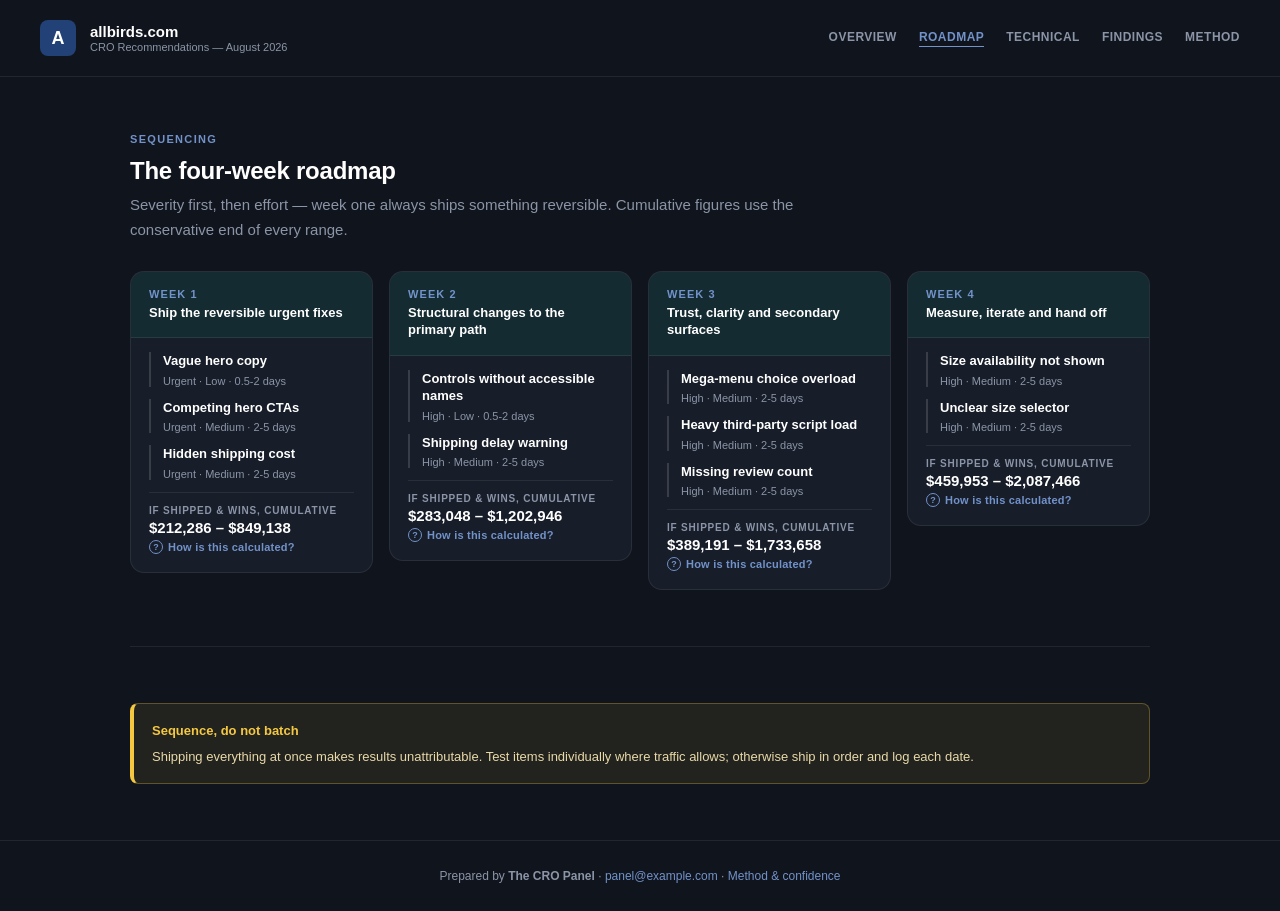
<file: roadmap.html>
<!doctype html>
<html lang="en">
<head>
<meta charset="utf-8">
<meta name="viewport" content="width=device-width, initial-scale=1.0">
<title>Roadmap — allbirds.com</title>
<link rel="stylesheet" href="cro_system.css">
<style>:root{--green:#224177;--teal:#7292ca;--navy:#10141c;--mid:#171d29;--light:#212a3b;--muted:#8b95a7;--off:#dcdfe5;}</style></head>
<body>
<header>
  <a class="logo-area" href="index.html" style="text-decoration:none">
    <div class="logo-dot">A</div>
    <div>
      <div class="logo-text">allbirds.com</div>
      <div class="logo-sub">CRO Recommendations — August 2026</div>
    </div>
  </a>
  <nav class="nav"><a href="index.html">Overview</a><a href="roadmap.html" class="active">Roadmap</a><a href="technical.html">Technical</a><a href="appendix.html">Findings</a><a href="methodology.html">Method</a></nav>
</header>

<div class="wrap">
  <div class="section">
    <div class="eyebrow-label">Sequencing</div>
    <h2 class="section-title">The four-week roadmap</h2>
    <p class="section-intro">Severity first, then effort — week one always ships
      something reversible. Cumulative figures use the conservative end of every range.</p>
    <div class="weeks"><div class="week">
      <div class="week-head"><div class="week-num">Week 1</div>
        <div class="week-theme">Ship the reversible urgent fixes</div></div>
      <div class="week-body"><div class="week-item"><a href="finding_2_vague_hero_copy.html">Vague hero copy</a><div class="wmeta">Urgent · Low · 0.5-2 days</div></div><div class="week-item"><a href="finding_1_competing_hero_ctas.html">Competing hero CTAs</a><div class="wmeta">Urgent · Medium · 2-5 days</div></div><div class="week-item"><a href="finding_6_hidden_shipping_cost.html">Hidden shipping cost</a><div class="wmeta">Urgent · Medium · 2-5 days</div></div>
        <div style="border-top:1px solid rgba(255,255,255,0.08);padding-top:12px">
          <div class="tlabel" style="font-size:10px;color:var(--muted);text-transform:uppercase;
            letter-spacing:0.08em;font-weight:700">If shipped &amp; wins, cumulative</div>
          <div style="color:var(--white);font-weight:800;font-size:15px;margin-top:3px">$212,286 – $849,138</div>
          <button class="explain" data-m="wk-1">How is this calculated?</button>
        </div>
      </div></div><div class="week">
      <div class="week-head"><div class="week-num">Week 2</div>
        <div class="week-theme">Structural changes to the primary path</div></div>
      <div class="week-body"><div class="week-item"><a href="finding_10_controls_without_accessible_names.html">Controls without accessible names</a><div class="wmeta">High · Low · 0.5-2 days</div></div><div class="week-item"><a href="finding_3_shipping_delay_warning.html">Shipping delay warning</a><div class="wmeta">High · Medium · 2-5 days</div></div>
        <div style="border-top:1px solid rgba(255,255,255,0.08);padding-top:12px">
          <div class="tlabel" style="font-size:10px;color:var(--muted);text-transform:uppercase;
            letter-spacing:0.08em;font-weight:700">If shipped &amp; wins, cumulative</div>
          <div style="color:var(--white);font-weight:800;font-size:15px;margin-top:3px">$283,048 – $1,202,946</div>
          <button class="explain" data-m="wk-2">How is this calculated?</button>
        </div>
      </div></div><div class="week">
      <div class="week-head"><div class="week-num">Week 3</div>
        <div class="week-theme">Trust, clarity and secondary surfaces</div></div>
      <div class="week-body"><div class="week-item"><a href="finding_4_mega_menu_choice_overload.html">Mega-menu choice overload</a><div class="wmeta">High · Medium · 2-5 days</div></div><div class="week-item"><a href="finding_5_heavy_third_party_script_load.html">Heavy third-party script load</a><div class="wmeta">High · Medium · 2-5 days</div></div><div class="week-item"><a href="finding_7_missing_review_count.html">Missing review count</a><div class="wmeta">High · Medium · 2-5 days</div></div>
        <div style="border-top:1px solid rgba(255,255,255,0.08);padding-top:12px">
          <div class="tlabel" style="font-size:10px;color:var(--muted);text-transform:uppercase;
            letter-spacing:0.08em;font-weight:700">If shipped &amp; wins, cumulative</div>
          <div style="color:var(--white);font-weight:800;font-size:15px;margin-top:3px">$389,191 – $1,733,658</div>
          <button class="explain" data-m="wk-3">How is this calculated?</button>
        </div>
      </div></div><div class="week">
      <div class="week-head"><div class="week-num">Week 4</div>
        <div class="week-theme">Measure, iterate and hand off</div></div>
      <div class="week-body"><div class="week-item"><a href="finding_8_size_availability_not_shown.html">Size availability not shown</a><div class="wmeta">High · Medium · 2-5 days</div></div><div class="week-item"><a href="finding_9_unclear_size_selector.html">Unclear size selector</a><div class="wmeta">High · Medium · 2-5 days</div></div>
        <div style="border-top:1px solid rgba(255,255,255,0.08);padding-top:12px">
          <div class="tlabel" style="font-size:10px;color:var(--muted);text-transform:uppercase;
            letter-spacing:0.08em;font-weight:700">If shipped &amp; wins, cumulative</div>
          <div style="color:var(--white);font-weight:800;font-size:15px;margin-top:3px">$459,953 – $2,087,466</div>
          <button class="explain" data-m="wk-4">How is this calculated?</button>
        </div>
      </div></div></div>
  </div>
  <div class="section">
    <div class="caveat"><strong>Sequence, do not batch</strong>
      Shipping everything at once makes results unattributable. Test items
      individually where traffic allows; otherwise ship in order and log each date.</div>
  </div>
</div>
<div class="footer">
  Prepared by <strong>The CRO Panel</strong> · <a href="mailto:panel@example.com">panel@example.com</a> · <a href="methodology.html">Method &amp; confidence</a>
</div>
<div class="modal-overlay" id="modal-root"><div class="modal-box"></div></div>
<template id="m-wk-1"><h3>Week 1 cumulative math</h3><p>The conservative (low) end of each shipped finding's range, summed through this week:</p><table><tr><th>Finding</th><th>Low end</th></tr><tr><td>Vague hero copy</td><td class='num'>$70,762</td></tr><tr><td>Competing hero CTAs</td><td class='num'>$70,762</td></tr><tr><td>Hidden shipping cost</td><td class='num'>$70,762</td></tr></table><p>Every row is an assumption-bounded range, not a forecast — roughly 10–30% of A/B tests produce a significant win. The full arithmetic for any row is on its finding page.</p></template><template id="m-wk-2"><h3>Week 2 cumulative math</h3><p>The conservative (low) end of each shipped finding's range, summed through this week:</p><table><tr><th>Finding</th><th>Low end</th></tr><tr><td>Vague hero copy</td><td class='num'>$70,762</td></tr><tr><td>Competing hero CTAs</td><td class='num'>$70,762</td></tr><tr><td>Hidden shipping cost</td><td class='num'>$70,762</td></tr><tr><td>Controls without accessible names</td><td class='num'>$35,381</td></tr><tr><td>Shipping delay warning</td><td class='num'>$35,381</td></tr></table><p>Every row is an assumption-bounded range, not a forecast — roughly 10–30% of A/B tests produce a significant win. The full arithmetic for any row is on its finding page.</p></template><template id="m-wk-3"><h3>Week 3 cumulative math</h3><p>The conservative (low) end of each shipped finding's range, summed through this week:</p><table><tr><th>Finding</th><th>Low end</th></tr><tr><td>Vague hero copy</td><td class='num'>$70,762</td></tr><tr><td>Competing hero CTAs</td><td class='num'>$70,762</td></tr><tr><td>Hidden shipping cost</td><td class='num'>$70,762</td></tr><tr><td>Controls without accessible names</td><td class='num'>$35,381</td></tr><tr><td>Shipping delay warning</td><td class='num'>$35,381</td></tr><tr><td>Mega-menu choice overload</td><td class='num'>$35,381</td></tr><tr><td>Heavy third-party script load</td><td class='num'>$35,381</td></tr><tr><td>Missing review count</td><td class='num'>$35,381</td></tr></table><p>Every row is an assumption-bounded range, not a forecast — roughly 10–30% of A/B tests produce a significant win. The full arithmetic for any row is on its finding page.</p></template><template id="m-wk-4"><h3>Week 4 cumulative math</h3><p>The conservative (low) end of each shipped finding's range, summed through this week:</p><table><tr><th>Finding</th><th>Low end</th></tr><tr><td>Vague hero copy</td><td class='num'>$70,762</td></tr><tr><td>Competing hero CTAs</td><td class='num'>$70,762</td></tr><tr><td>Hidden shipping cost</td><td class='num'>$70,762</td></tr><tr><td>Controls without accessible names</td><td class='num'>$35,381</td></tr><tr><td>Shipping delay warning</td><td class='num'>$35,381</td></tr><tr><td>Mega-menu choice overload</td><td class='num'>$35,381</td></tr><tr><td>Heavy third-party script load</td><td class='num'>$35,381</td></tr><tr><td>Missing review count</td><td class='num'>$35,381</td></tr><tr><td>Size availability not shown</td><td class='num'>$35,381</td></tr><tr><td>Unclear size selector</td><td class='num'>$35,381</td></tr></table><p>Every row is an assumption-bounded range, not a forecast — roughly 10–30% of A/B tests produce a significant win. The full arithmetic for any row is on its finding page.</p></template><script>
(function(){
  var root=document.getElementById('modal-root');
  function close(){root.classList.remove('open');}
  document.addEventListener('click',function(e){
    var b=e.target.closest('[data-m]');
    if(b){var t=document.getElementById('m-'+b.getAttribute('data-m'));
      if(t){root.querySelector('.modal-box').innerHTML=
        '<button class="modal-close" aria-label="Close">\u00d7</button>'+t.innerHTML;
        root.classList.add('open');}return;}
    if(e.target.closest('.modal-close')||e.target===root)close();
  });
  document.addEventListener('keydown',function(e){if(e.key==='Escape')close();});
  function scale(){
    document.querySelectorAll('.card-preview .preview-inner').forEach(function(el){
      var w=el.parentElement.clientWidth;if(!w)return;
      var s=w/1280;el.style.transform='scale('+s+')';
      el.parentElement.style.height=Math.round(514*s)+'px';});
  }
  scale();window.addEventListener('resize',scale);
  function pos(){
    document.querySelectorAll('.shot-scroll[data-frac]').forEach(function(el){
      var img=el.querySelector('img');
      var go=function(){var f=parseFloat(el.getAttribute('data-frac'))||0;
        el.scrollTop=f*(el.scrollHeight-el.clientHeight);};
      if(img&&!img.complete){img.addEventListener('load',go);}else{go();}
    });
  }
  pos();
})();
</script>
</body>
</html>
</file>
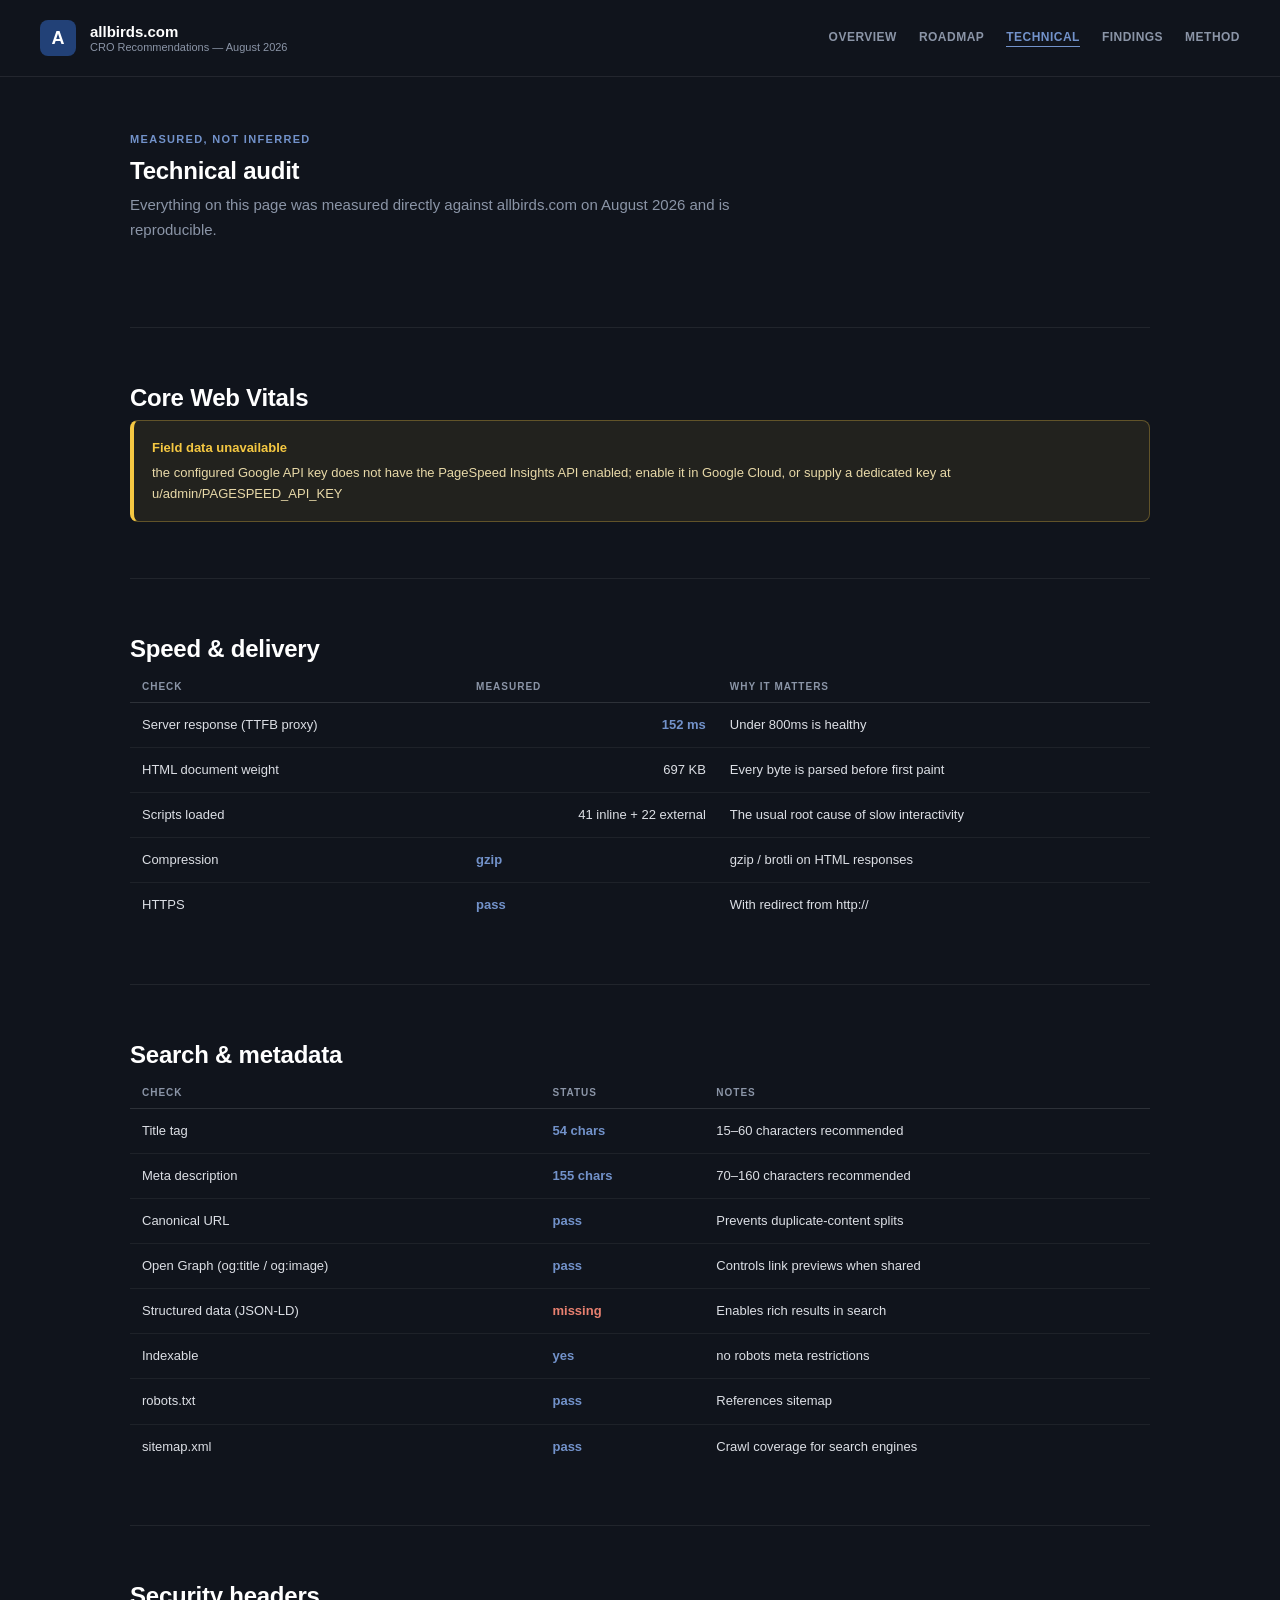
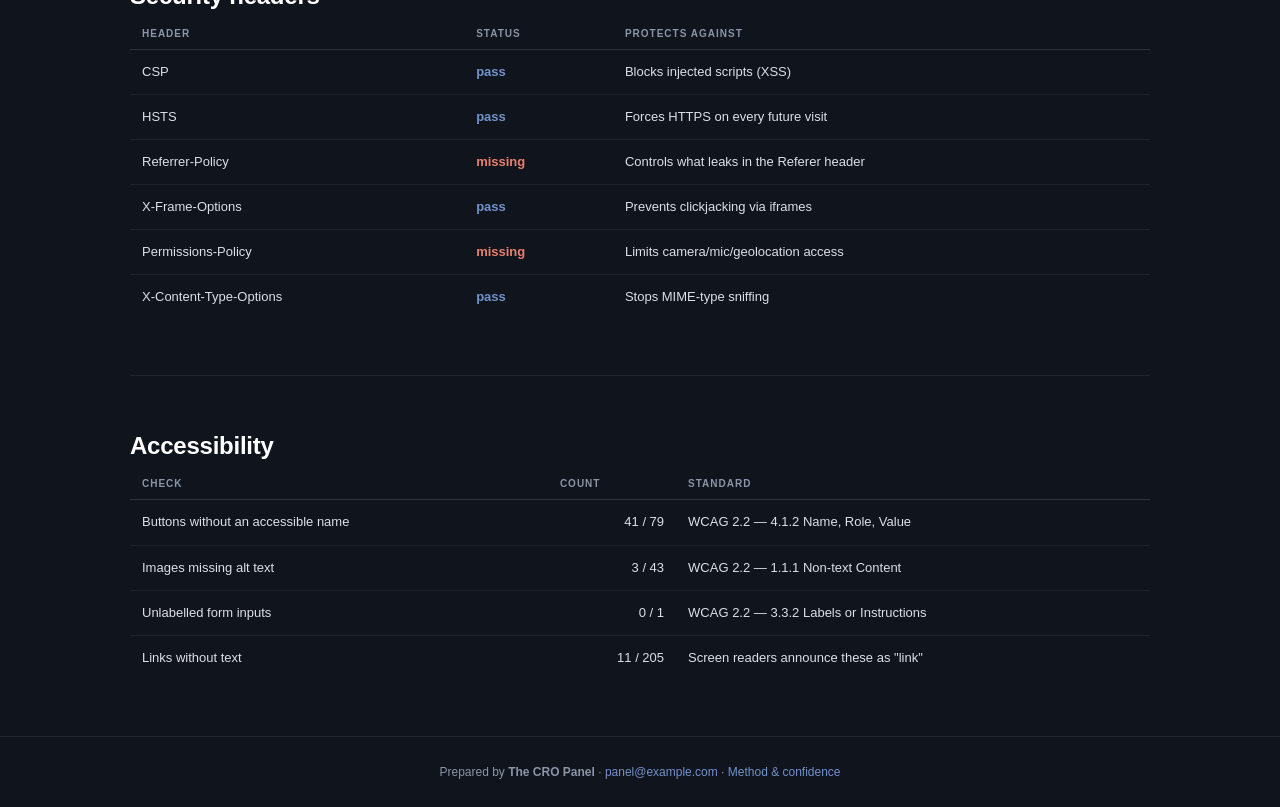
<file: technical.html>
<!doctype html>
<html lang="en">
<head>
<meta charset="utf-8">
<meta name="viewport" content="width=device-width, initial-scale=1.0">
<title>Technical — allbirds.com</title>
<link rel="stylesheet" href="cro_system.css">
<style>:root{--green:#224177;--teal:#7292ca;--navy:#10141c;--mid:#171d29;--light:#212a3b;--muted:#8b95a7;--off:#dcdfe5;}</style></head>
<body>
<header>
  <a class="logo-area" href="index.html" style="text-decoration:none">
    <div class="logo-dot">A</div>
    <div>
      <div class="logo-text">allbirds.com</div>
      <div class="logo-sub">CRO Recommendations — August 2026</div>
    </div>
  </a>
  <nav class="nav"><a href="index.html">Overview</a><a href="roadmap.html">Roadmap</a><a href="technical.html" class="active">Technical</a><a href="appendix.html">Findings</a><a href="methodology.html">Method</a></nav>
</header>

<div class="wrap">
  <div class="section">
    <div class="eyebrow-label">Measured, not inferred</div>
    <h2 class="section-title">Technical audit</h2>
    <p class="section-intro">Everything on this page was measured directly against
      allbirds.com on August 2026 and is reproducible.</p>
  </div>

  <div class="section">
    <h2 class="section-title">Core Web Vitals</h2>
    <div class="caveat"><strong>Field data unavailable</strong>the configured Google API key does not have the PageSpeed Insights API enabled; enable it in Google Cloud, or supply a dedicated key at u/admin/PAGESPEED_API_KEY</div>
  </div>

  <div class="section">
    <h2 class="section-title">Speed &amp; delivery</h2>
    <div class="tscroll"><table class="dtable">
      <thead><tr><th>Check</th><th class="num">Measured</th><th>Why it matters</th></tr></thead>
      <tbody>
    <tr><td>Server response (TTFB proxy)</td>
      <td class="num"><span class="check-pass">152 ms</span></td>
      <td>Under 800ms is healthy</td></tr>
    <tr><td>HTML document weight</td><td class="num">697 KB</td>
      <td>Every byte is parsed before first paint</td></tr>
    <tr><td>Scripts loaded</td>
      <td class="num">41 inline + 22 external</td>
      <td>The usual root cause of slow interactivity</td></tr>
    <tr><td>Compression</td><td><span class="check-pass">gzip</span></td>
      <td>gzip / brotli on HTML responses</td></tr>
    <tr><td>HTTPS</td><td><span class="check-pass">pass</span></td><td>With redirect from http://</td></tr></tbody></table></div>
  </div>

  <div class="section">
    <h2 class="section-title">Search &amp; metadata</h2>
    
    <div class="tscroll"><table class="dtable">
      <thead><tr><th>Check</th><th>Status</th><th>Notes</th></tr></thead>
      <tbody>
    <tr><td>Title tag</td><td><span class="check-pass">54 chars</span></td>
      <td>15–60 characters recommended</td></tr>
    <tr><td>Meta description</td><td><span class="check-pass">155 chars</span></td>
      <td>70–160 characters recommended</td></tr>
    <tr><td>Canonical URL</td><td><span class="check-pass">pass</span></td><td>Prevents duplicate-content splits</td></tr>
    <tr><td>Open Graph (og:title / og:image)</td><td><span class="check-pass">pass</span></td>
      <td>Controls link previews when shared</td></tr>
    <tr><td>Structured data (JSON-LD)</td><td><span class="check-fail">missing</span></td>
      <td>Enables rich results in search</td></tr>
    <tr><td>Indexable</td><td><span class="check-pass">yes</span></td>
      <td>no robots meta restrictions</td></tr>
    <tr><td>robots.txt</td><td><span class="check-pass">pass</span></td>
      <td>References sitemap</td></tr>
    <tr><td>sitemap.xml</td><td><span class="check-pass">pass</span></td>
      <td>Crawl coverage for search engines</td></tr></tbody></table></div>
  </div>

  <div class="section">
    <h2 class="section-title">Security headers</h2>
    <div class="tscroll"><table class="dtable">
      <thead><tr><th>Header</th><th>Status</th><th>Protects against</th></tr></thead>
      <tbody><tr><td>CSP</td><td><span class="check-pass">pass</span></td><td>Blocks injected scripts (XSS)</td></tr><tr><td>HSTS</td><td><span class="check-pass">pass</span></td><td>Forces HTTPS on every future visit</td></tr><tr><td>Referrer-Policy</td><td><span class="check-fail">missing</span></td><td>Controls what leaks in the Referer header</td></tr><tr><td>X-Frame-Options</td><td><span class="check-pass">pass</span></td><td>Prevents clickjacking via iframes</td></tr><tr><td>Permissions-Policy</td><td><span class="check-fail">missing</span></td><td>Limits camera/mic/geolocation access</td></tr><tr><td>X-Content-Type-Options</td><td><span class="check-pass">pass</span></td><td>Stops MIME-type sniffing</td></tr></tbody></table></div>
  </div>

  <div class="section">
    <h2 class="section-title">Accessibility</h2>
    <div class="tscroll"><table class="dtable">
      <thead><tr><th>Check</th><th class="num">Count</th><th>Standard</th></tr></thead>
      <tbody>
    <tr><td>Buttons without an accessible name</td>
      <td class="num">41 / 79</td>
      <td>WCAG 2.2 — 4.1.2 Name, Role, Value</td></tr>
    <tr><td>Images missing alt text</td>
      <td class="num">3 / 43</td>
      <td>WCAG 2.2 — 1.1.1 Non-text Content</td></tr>
    <tr><td>Unlabelled form inputs</td>
      <td class="num">0 / 1</td>
      <td>WCAG 2.2 — 3.3.2 Labels or Instructions</td></tr>
    <tr><td>Links without text</td>
      <td class="num">11 / 205</td>
      <td>Screen readers announce these as "link"</td></tr></tbody></table></div>
  </div>
</div>
<div class="footer">
  Prepared by <strong>The CRO Panel</strong> · <a href="mailto:panel@example.com">panel@example.com</a> · <a href="methodology.html">Method &amp; confidence</a>
</div>
<div class="modal-overlay" id="modal-root"><div class="modal-box"></div></div>
<script>
(function(){
  var root=document.getElementById('modal-root');
  function close(){root.classList.remove('open');}
  document.addEventListener('click',function(e){
    var b=e.target.closest('[data-m]');
    if(b){var t=document.getElementById('m-'+b.getAttribute('data-m'));
      if(t){root.querySelector('.modal-box').innerHTML=
        '<button class="modal-close" aria-label="Close">\u00d7</button>'+t.innerHTML;
        root.classList.add('open');}return;}
    if(e.target.closest('.modal-close')||e.target===root)close();
  });
  document.addEventListener('keydown',function(e){if(e.key==='Escape')close();});
  function scale(){
    document.querySelectorAll('.card-preview .preview-inner').forEach(function(el){
      var w=el.parentElement.clientWidth;if(!w)return;
      var s=w/1280;el.style.transform='scale('+s+')';
      el.parentElement.style.height=Math.round(514*s)+'px';});
  }
  scale();window.addEventListener('resize',scale);
  function pos(){
    document.querySelectorAll('.shot-scroll[data-frac]').forEach(function(el){
      var img=el.querySelector('img');
      var go=function(){var f=parseFloat(el.getAttribute('data-frac'))||0;
        el.scrollTop=f*(el.scrollHeight-el.clientHeight);};
      if(img&&!img.complete){img.addEventListener('load',go);}else{go();}
    });
  }
  pos();
})();
</script>
</body>
</html>
</file>
<file: cro_system.css>
/* ============================================================
   CRO PANEL DESIGN SYSTEM
   Tokens and rules extracted verbatim from the reference
   deliverable (nomad-cro-mockups). Shared by the index page
   and every before/after mockup page.
   ============================================================ */

*, *::before, *::after { box-sizing: border-box; margin: 0; padding: 0; }

:root {
  --green:   #008061;
  --teal:    #3DB891;
  --navy:    #0A1628;
  --mid:     #112240;
  --light:   #1A3357;
  --muted:   #7A9E8E;
  --off:     #D8E8E0;
  --white:   #ffffff;
  --red:     #C0392B;
  --gold:    #F5C842;
}

body {
  font-family: -apple-system, BlinkMacSystemFont, 'Segoe UI', sans-serif;
  background: var(--navy);
  color: var(--white);
  min-height: 100vh;
}

/* ── Header ───────────────────────────────────────────────── */
header {
  border-bottom: 1px solid rgba(255,255,255,0.08);
  padding: 20px 40px;
  display: flex;
  align-items: center;
  justify-content: space-between;
}
.logo-area { display: flex; align-items: center; gap: 14px; }
.logo-dot {
  width: 36px; height: 36px;
  background: var(--green);
  border-radius: 8px;
  display: flex; align-items: center; justify-content: center;
  font-size: 18px; font-weight: 900; color: #fff;
}
.logo-text { font-size: 15px; font-weight: 700; color: var(--white); }
.logo-sub  { font-size: 11px; color: var(--muted); margin-top: 1px; }
.header-tag {
  background: rgba(0,128,97,0.15);
  border: 1px solid rgba(0,128,97,0.4);
  border-radius: 20px;
  padding: 5px 14px;
  font-size: 11px;
  font-weight: 700;
  color: var(--teal);
  letter-spacing: 0.06em;
  text-transform: uppercase;
}

/* ── Hero ─────────────────────────────────────────────────── */
.hero {
  text-align: center;
  padding: 72px 40px 56px;
  max-width: 780px;
  margin: 0 auto;
}
.hero-eyebrow {
  color: var(--teal);
  font-size: 11px;
  font-weight: 700;
  letter-spacing: 0.14em;
  text-transform: uppercase;
  margin-bottom: 16px;
}
.hero h1 {
  font-size: 42px;
  font-weight: 900;
  line-height: 1.1;
  margin-bottom: 16px;
  background: linear-gradient(135deg, #fff 60%, var(--teal));
  -webkit-background-clip: text;
  -webkit-text-fill-color: transparent;
  background-clip: text;
}
.hero p {
  color: var(--muted);
  font-size: 16px;
  line-height: 1.65;
  max-width: 560px;
  margin: 0 auto 32px;
}
.hero-meta {
  display: flex;
  align-items: center;
  justify-content: center;
  gap: 24px;
  font-size: 12px;
  color: rgba(255,255,255,0.35);
}
.hero-meta span { display: flex; align-items: center; gap: 6px; }
.hero-meta .dot { width: 4px; height: 4px; background: rgba(255,255,255,0.2); border-radius: 50%; }

/* ── Priority strip ───────────────────────────────────────── */
.priority-strip {
  display: flex;
  gap: 0;
  max-width: 900px;
  margin: 0 auto 64px;
  border-radius: 12px;
  overflow: hidden;
  border: 1px solid rgba(255,255,255,0.08);
}
.pitem {
  flex: 1;
  padding: 16px 14px;
  text-align: center;
  background: var(--mid);
  border-right: 1px solid rgba(255,255,255,0.06);
  transition: background 0.15s;
}
.pitem:last-child { border-right: none; }
.pitem:hover { background: var(--light); }
.pitem .pnum {
  font-size: 10px;
  font-weight: 700;
  letter-spacing: 0.1em;
  text-transform: uppercase;
  color: var(--muted);
  margin-bottom: 4px;
}
.pitem .ptitle {
  font-size: 12px;
  font-weight: 700;
  color: var(--white);
  line-height: 1.3;
}
.pitem .pbadge {
  display: inline-block;
  margin-top: 6px;
  font-size: 9px;
  font-weight: 700;
  letter-spacing: 0.06em;
  text-transform: uppercase;
  padding: 2px 8px;
  border-radius: 20px;
}
.badge-urgent { background: rgba(192,57,43,0.25); color: #e88070; }
.badge-high   { background: rgba(0,128,97,0.25);  color: var(--teal); }

/* ── Cards grid ───────────────────────────────────────────── */
.cards-section {
  max-width: 1100px;
  margin: 0 auto;
  padding: 0 40px 80px;
}
.section-label {
  font-size: 11px;
  font-weight: 700;
  letter-spacing: 0.12em;
  text-transform: uppercase;
  color: var(--muted);
  margin-bottom: 24px;
  padding-bottom: 10px;
  border-bottom: 1px solid rgba(255,255,255,0.08);
}
.cards { display: grid; grid-template-columns: repeat(2, 1fr); gap: 20px; }

.cards > .card {
  background: var(--mid);
  border: 1px solid rgba(255,255,255,0.07);
  border-radius: 16px;
  overflow: hidden;
  text-decoration: none;
  display: block;
  transition: transform 0.18s, border-color 0.18s, box-shadow 0.18s;
}
.cards > .card:hover {
  transform: translateY(-3px);
  border-color: rgba(0,128,97,0.5);
  box-shadow: 0 12px 40px rgba(0,0,0,0.35);
}

/* The preview is the real mockup markup, rendered at true page width
   (1280px, same as a mockup page) and scaled to fit the 500px card.
   Scale factor = 498 / 1280 = 0.389, so the card shows a faithful
   miniature of the page rather than a re-styled approximation. */
.card-preview {
  position: relative;
  height: 200px;
  overflow: hidden;
  background: var(--navy);
}
.card-preview .preview-inner {
  display: flex;
  width: 1280px;
  height: 514px;
  transform: scale(0.389);
  transform-origin: top left;
  pointer-events: none;
}
.preview-half {
  flex: 0 0 639px;
  width: 639px;
  display: flex;
  flex-direction: column;
  min-width: 0;
  overflow: hidden;
}
.preview-bar {
  padding: 8px 0;
  text-align: center;
  font-size: 9px;
  font-weight: 800;
  letter-spacing: 0.1em;
  text-transform: uppercase;
  flex-shrink: 0;
}
.bar-red   { background: #C0392B; color: #fff; }
.bar-green { background: #008061; color: #fff; }
.preview-body {
  flex: 1;
  display: flex;
  align-items: stretch;
  justify-content: stretch;
  background: var(--navy);
  overflow: hidden;
}
.preview-body > * { width: 100%; }
.preview-divider { width: 2px; background: rgba(255,255,255,0.1); flex-shrink: 0; }

/* The surface fills the preview viewport instead of its 520px page height. */
.preview-body .surface {
  min-height: 0;
  height: 100%;
  padding: 28px 32px;
  justify-content: flex-start;
}

/* ── Card body ────────────────────────────────────────────── */
.card-body { padding: 22px 24px 24px; }
.card-priority {
  display: flex;
  align-items: center;
  gap: 8px;
  margin-bottom: 10px;
}
.priority-num {
  width: 22px; height: 22px;
  border-radius: 6px;
  display: flex; align-items: center; justify-content: center;
  font-size: 11px; font-weight: 800; color: #fff;
  flex-shrink: 0;
}
.num-urgent { background: var(--red); }
.num-high   { background: var(--green); }
.priority-label {
  font-size: 10px;
  font-weight: 700;
  letter-spacing: 0.08em;
  text-transform: uppercase;
}
.label-urgent { color: #e88070; }
.label-high   { color: var(--teal); }
.card-body h2 {
  font-size: 17px;
  font-weight: 800;
  color: var(--white);
  line-height: 1.3;
  margin-bottom: 8px;
}
.card-body p {
  font-size: 13px;
  line-height: 1.6;
  color: var(--muted);
  margin-bottom: 14px;
}
.card-link {
  font-size: 12px;
  font-weight: 700;
  color: var(--teal);
  display: inline-flex;
  align-items: center;
  gap: 6px;
}
.card-link .arrow { transition: transform 0.15s; }
.cards > .card:hover .card-link .arrow { transform: translateX(3px); }

/* ── Footer ───────────────────────────────────────────────── */
.footer {
  border-top: 1px solid rgba(255,255,255,0.08);
  padding: 28px 40px;
  text-align: center;
  font-size: 12px;
  color: var(--muted);
}
.footer a { color: var(--teal); text-decoration: none; }

/* ============================================================
   MOCKUP PAGES — split-screen before / after
   ============================================================ */
body.mockup { background: #f0f0f0; }

.page { display: flex; gap: 0; width: 1280px; margin: 0 auto; }
.col  { flex: 1; display: flex; flex-direction: column; min-width: 0; }
.divider { width: 2px; background: rgba(0,0,0,0.12); flex-shrink: 0; }

.label-bar {
  text-align: center;
  padding: 14px 16px;
  white-space: nowrap;
  overflow: hidden;
  text-overflow: ellipsis;
  font-size: 13px;
  font-weight: 700;
  letter-spacing: 0.08em;
  text-transform: uppercase;
}
.label-current     { background: #c0392b; color: #fff; }
.label-recommended { background: #008061; color: #fff; }

/* The dark UI surface that holds the reproduced interface. */
.surface {
  background: var(--navy);
  min-height: 520px;
  display: flex;
  flex-direction: column;
  align-items: center;
  justify-content: center;
  padding: 60px 48px;
  text-align: center;
  position: relative;
  overflow: hidden;
  flex: 1;
}
.surface .eyebrow {
  color: var(--teal);
  font-size: 11px;
  font-weight: 700;
  letter-spacing: 0.12em;
  text-transform: uppercase;
  margin-bottom: 16px;
}
.surface h1 {
  color: var(--white);
  font-size: 38px;
  font-weight: 800;
  line-height: 1.15;
  margin-bottom: 14px;
  max-width: 560px;
}
.surface h2 {
  color: var(--white);
  font-size: 26px;
  font-weight: 800;
  line-height: 1.2;
  margin-bottom: 12px;
}
.surface h3 {
  color: var(--white);
  font-size: 18px;
  font-weight: 700;
  margin-bottom: 10px;
}
.surface p {
  color: #9bb8a8;
  font-size: 16px;
  line-height: 1.6;
  margin-bottom: 24px;
  max-width: 460px;
}
.surface ul { list-style: none; margin-bottom: 20px; }
.surface li {
  color: #a8d4be;
  font-size: 14px;
  line-height: 1.9;
  text-align: left;
}

span.btn-primary, span.btn-secondary { text-decoration: none; }
.btn-primary {
  background: var(--green);
  color: #fff;
  border: none;
  padding: 16px 32px;
  font-size: 15px;
  font-weight: 700;
  border-radius: 6px;
  cursor: pointer;
  display: inline-block;
  margin: 0 6px 12px;
  letter-spacing: 0.04em;
  text-transform: uppercase;
}
.btn-secondary {
  background: transparent;
  color: #fff;
  border: 2px solid rgba(255,255,255,0.4);
  padding: 14px 28px;
  font-size: 14px;
  font-weight: 600;
  border-radius: 6px;
  cursor: pointer;
  display: inline-block;
  margin: 0 6px 12px;
}

/* Form primitives for lead-capture mockups */
.field, .surface input, .surface select, .surface textarea {
  display: block;
  background: rgba(255,255,255,0.07);
  border: 1px solid rgba(255,255,255,0.14);
  border-radius: 5px;
  padding: 12px 14px;
  color: #cfe3d8;
  font-size: 13px;
  text-align: left;
  margin-bottom: 8px;
  width: 100%;
}
.field-label, .surface label {
  display: block;
  color: var(--muted);
  font-size: 10px;
  font-weight: 700;
  letter-spacing: 0.08em;
  text-transform: uppercase;
  text-align: left;
  margin-bottom: 4px;
  width: 100%;
}
.field.removed, .removed { opacity: 0.32; text-decoration: line-through; }
.surface input::placeholder, .surface textarea::placeholder { color: #7d94a4; }
.surface input:focus, .surface select:focus, .surface textarea:focus { outline: 2px solid var(--green); }
/* keep a label and its control stacked, never overlapping */
.surface form, .surface .form { width: 100%; max-width: 420px; }
.price {
  color: var(--white);
  font-size: 34px;
  font-weight: 900;
  line-height: 1;
  margin-bottom: 6px;
}
.pill {
  display: inline-block;
  background: rgba(255,255,255,0.06);
  border: 1px solid rgba(255,255,255,0.14);
  border-radius: 20px;
  padding: 4px 12px;
  color: var(--muted);
  font-size: 11px;
  margin: 0 4px 6px;
}

/* Callouts */
.problem-callout {
  background: rgba(232,93,74,0.18);
  border: 1px solid #e85d4a;
  border-left: 4px solid #e85d4a;
  border-radius: 6px;
  padding: 14px 16px;
  margin-top: 26px;
  color: #ffb3a7;
  font-size: 13px;
  line-height: 1.6;
  text-align: left;
  max-width: 520px;
}
.problem-callout strong { color: #ff8f7a; display: block; margin-bottom: 4px; }

.win-callout, .good-callout {
  background: rgba(0,128,97,0.15);
  border: 1px solid var(--green);
  border-left: 4px solid var(--green);
  border-radius: 6px;
  padding: 14px 16px;
  margin-top: 26px;
  color: #a8e8d0;
  font-size: 13px;
  line-height: 1.6;
  text-align: left;
  max-width: 520px;
}
.win-callout strong, .good-callout strong { color: var(--teal); display: block; margin-bottom: 4px; }

/* PROBLEM / FIX annotation panels beneath each column */
.annotation {
  background: #fff;
  border-left: 4px solid var(--red);
  padding: 22px 26px;
  color: #24303a;
  font-size: 14px;
  line-height: 1.65;
}
.annotation.good { border-left-color: var(--green); }
.annotation strong {
  display: block;
  font-size: 11px;
  font-weight: 800;
  letter-spacing: 0.1em;
  text-transform: uppercase;
  color: #6b7a86;
  margin-bottom: 8px;
}

/* ============================================================
   REPORT PAGES — scorecard, roadmap, findings, methodology
   Same tokens as the mockups; these are the surrounding document.
   ============================================================ */

.wrap { max-width: 1100px; margin: 0 auto; padding: 0 40px; }
.wrap-narrow { max-width: 820px; margin: 0 auto; padding: 0 40px; }

/* Header navigation */
.nav { display: flex; align-items: center; gap: 22px; }
.nav a {
  color: var(--muted); text-decoration: none; font-size: 12px;
  font-weight: 600; letter-spacing: 0.04em; text-transform: uppercase;
  padding-bottom: 2px; border-bottom: 1px solid transparent;
}
.nav a:hover { color: var(--off); }
.nav a.active { color: var(--teal); border-bottom-color: var(--teal); }

/* Section furniture */
.section { padding: 56px 0; border-top: 1px solid rgba(255,255,255,0.07); }
.section:first-of-type { border-top: none; }
.section h2.section-title {
  font-size: 24px; font-weight: 800; color: var(--white);
  margin-bottom: 8px; letter-spacing: -0.01em;
}
.section .section-intro {
  color: var(--muted); font-size: 15px; line-height: 1.65;
  max-width: 680px; margin-bottom: 28px;
}
.eyebrow-label {
  font-size: 11px; font-weight: 700; letter-spacing: 0.12em;
  text-transform: uppercase; color: var(--teal); margin-bottom: 12px;
}

/* Scorecard */
.scorecard {
  display: grid; grid-template-columns: 220px 1fr; gap: 28px;
  background: var(--mid); border: 1px solid rgba(255,255,255,0.08);
  border-radius: 16px; padding: 28px; align-items: center;
}
.grade-dial { text-align: center; }
.grade-letter {
  font-size: 72px; font-weight: 900; line-height: 1;
  background: linear-gradient(135deg, #fff 40%, var(--teal));
  -webkit-background-clip: text; -webkit-text-fill-color: transparent; background-clip: text;
}
.grade-score { color: var(--muted); font-size: 13px; margin-top: 6px; }
.surface-rows { display: flex; flex-direction: column; gap: 10px; }
.surface-row { display: grid; grid-template-columns: 1fr 90px 46px; gap: 14px; align-items: center; }
.surface-row .sname { font-size: 13px; color: var(--off); font-weight: 600; }
.bar-track { height: 8px; background: rgba(255,255,255,0.08); border-radius: 20px; overflow: hidden; }
.bar-fill { height: 100%; border-radius: 20px; background: var(--green); }
.bar-fill.warn { background: var(--gold); }
.bar-fill.bad  { background: var(--red); }
.surface-row .sgrade { font-size: 13px; font-weight: 800; color: var(--white); text-align: right; }

/* Stat tiles */
.tiles { display: grid; grid-template-columns: repeat(4, 1fr); gap: 16px; }
.tile {
  background: var(--mid); border: 1px solid rgba(255,255,255,0.08);
  border-radius: 12px; padding: 20px;
}
.tile .tval { font-size: 26px; font-weight: 900; color: var(--white); line-height: 1.1; }
.tile .tlabel {
  font-size: 11px; color: var(--muted); margin-top: 6px;
  letter-spacing: 0.06em; text-transform: uppercase; font-weight: 700;
}
.tile .tnote { font-size: 12px; color: var(--muted); margin-top: 8px; line-height: 1.5; }

/* Data tables */
.dtable { width: 100%; border-collapse: collapse; font-size: 13px; }
.dtable th {
  text-align: left; color: var(--muted); font-size: 10px; font-weight: 700;
  letter-spacing: 0.1em; text-transform: uppercase;
  padding: 10px 12px; border-bottom: 1px solid rgba(255,255,255,0.12);
}
.dtable td {
  padding: 12px; color: var(--off); border-bottom: 1px solid rgba(255,255,255,0.06);
  vertical-align: top; line-height: 1.55;
}
.dtable tr:last-child td { border-bottom: none; }
.dtable td.num { text-align: right; font-variant-numeric: tabular-nums; white-space: nowrap; }
.dtable .yes { color: var(--teal); font-weight: 700; }
.dtable .no  { color: #6a7f8c; }

/* Badges */
.badge {
  display: inline-block; font-size: 10px; font-weight: 700;
  letter-spacing: 0.06em; text-transform: uppercase;
  padding: 3px 9px; border-radius: 20px; white-space: nowrap;
}
.badge-urgent   { background: rgba(192,57,43,0.25); color: #e88070; }
.badge-high     { background: rgba(0,128,97,0.25);  color: var(--teal); }
.badge-medium   { background: rgba(245,200,66,0.18); color: var(--gold); }
.badge-verified { background: rgba(61,184,145,0.18); color: var(--teal); }
.badge-effort   { background: rgba(255,255,255,0.08); color: var(--off); }
.badge-row { display: flex; flex-wrap: wrap; gap: 8px; align-items: center; }

/* Evidence */
.evidence-list { list-style: none; display: flex; flex-direction: column; gap: 12px; }
.evidence-list li {
  background: rgba(255,255,255,0.03); border-left: 3px solid var(--teal);
  border-radius: 0 8px 8px 0; padding: 14px 16px;
  color: var(--off); font-size: 14px; line-height: 1.6;
}
.agreement {
  display: inline-flex; align-items: center; gap: 8px;
  background: rgba(0,128,97,0.12); border: 1px solid rgba(0,128,97,0.35);
  border-radius: 20px; padding: 6px 14px; color: var(--teal);
  font-size: 12px; font-weight: 700; margin-bottom: 18px;
}

/* Caveat / assumption box */
.caveat {
  background: rgba(245,200,66,0.08); border: 1px solid rgba(245,200,66,0.3);
  border-left: 4px solid var(--gold); border-radius: 8px;
  padding: 16px 18px; color: #e8d9a8; font-size: 13px; line-height: 1.65;
}
.caveat strong { color: var(--gold); display: block; margin-bottom: 4px; }

/* Dev spec */
.spec { display: grid; grid-template-columns: 170px 1fr; gap: 0; }
.spec dt {
  font-size: 10px; font-weight: 700; letter-spacing: 0.1em; text-transform: uppercase;
  color: var(--muted); padding: 12px 0; border-top: 1px solid rgba(255,255,255,0.07);
}
.spec dd {
  font-size: 14px; color: var(--off); line-height: 1.6;
  padding: 12px 0; border-top: 1px solid rgba(255,255,255,0.07);
}
.spec dt:first-of-type, .spec dd:first-of-type { border-top: none; }
.mono { font-family: ui-monospace, SFMono-Regular, Menlo, Consolas, monospace; font-size: 13px; }

/* Roadmap */
.weeks { display: grid; grid-template-columns: repeat(4, 1fr); gap: 16px; align-items: start; }
.week {
  background: var(--mid); border: 1px solid rgba(255,255,255,0.08);
  border-radius: 14px; overflow: hidden;
}
.week-head { padding: 16px 18px; background: rgba(0,128,97,0.14); border-bottom: 1px solid rgba(255,255,255,0.08); }
.week-num { font-size: 11px; font-weight: 800; letter-spacing: 0.1em; text-transform: uppercase; color: var(--teal); }
.week-theme { font-size: 13px; color: var(--white); font-weight: 700; margin-top: 4px; line-height: 1.35; }
.week-body { padding: 14px 18px 18px; display: flex; flex-direction: column; gap: 12px; }
.week-item { border-left: 2px solid rgba(255,255,255,0.14); padding-left: 12px; }
.week-item a { color: var(--white); font-size: 13px; font-weight: 700; text-decoration: none; line-height: 1.35; display: block; }
.week-item a:hover { color: var(--teal); }
.week-item .wmeta { font-size: 11px; color: var(--muted); margin-top: 5px; }
.week-empty { color: var(--muted); font-size: 12px; font-style: italic; }

/* Finding detail header */
.finding-head { padding: 40px 0 28px; }
.finding-head h1 {
  font-size: 34px; font-weight: 900; color: var(--white);
  line-height: 1.15; margin: 12px 0; letter-spacing: -0.02em;
}
.finding-head .thesis { color: var(--off); font-size: 17px; line-height: 1.65; max-width: 720px; }
.rank-chip {
  display: inline-flex; align-items: center; justify-content: center;
  width: 26px; height: 26px; border-radius: 7px; font-size: 12px; font-weight: 800; color: #fff;
}
.rank-urgent { background: var(--red); }
.rank-high   { background: var(--green); }
.rank-medium { background: #8a7320; }

/* Split view inside a finding page */
.split { display: flex; width: 100%; border-radius: 12px; overflow: hidden; border: 1px solid rgba(255,255,255,0.1); }
.split .col { flex: 1; min-width: 0; display: flex; flex-direction: column; }
.split .divider { width: 2px; background: rgba(255,255,255,0.12); }

/* Pager */
.pager { display: flex; justify-content: space-between; gap: 16px; padding: 32px 0 12px; }
.pager a { color: var(--teal); text-decoration: none; font-size: 13px; font-weight: 700; }
.pager a:hover { color: var(--off); }

/* Source list */
.sources { list-style: none; display: flex; flex-direction: column; gap: 14px; }
.sources li { color: var(--muted); font-size: 13px; line-height: 1.6; }
.sources a { color: var(--teal); text-decoration: none; }
.sources a:hover { text-decoration: underline; }
.sources .claim { color: var(--off); display: block; margin-top: 2px; }




/* ============================================================
   v3 — modals, screenshots, diff chips, thumbnails, downloads
   ============================================================ */

/* "How did we get this?" links + modal */
.explain {
  background: none; border: none; cursor: pointer;
  color: var(--teal); font-size: 11px; font-weight: 700;
  display: inline-flex; align-items: center; gap: 5px;
  padding: 4px 0 0; letter-spacing: 0.02em;
}
.explain::before {
  content: "?"; display: inline-flex; align-items: center; justify-content: center;
  width: 14px; height: 14px; border-radius: 50%;
  border: 1.5px solid currentColor; font-size: 9px; flex-shrink: 0;
}
.explain:hover { color: var(--off); }

.modal-overlay {
  position: fixed; inset: 0; background: rgba(4, 10, 20, 0.78);
  display: none; align-items: center; justify-content: center;
  z-index: 100; padding: 20px; backdrop-filter: blur(3px);
}
.modal-overlay.open { display: flex; }
.modal-box {
  background: var(--mid); border: 1px solid rgba(255,255,255,0.14);
  border-radius: 16px; max-width: 640px; width: 100%;
  max-height: 82vh; overflow-y: auto; padding: 28px 30px;
  box-shadow: 0 24px 80px rgba(0,0,0,0.5);
}
.modal-box h3 {
  color: var(--white); font-size: 17px; font-weight: 800; margin-bottom: 14px;
  padding-right: 40px;
}
.modal-box p { color: var(--off); font-size: 14px; line-height: 1.7; margin-bottom: 12px; }
.modal-box .formula {
  font-family: ui-monospace, SFMono-Regular, Menlo, Consolas, monospace;
  background: rgba(0,0,0,0.3); border: 1px solid rgba(255,255,255,0.1);
  border-radius: 8px; padding: 14px 16px; color: var(--teal);
  font-size: 13px; line-height: 1.7; margin: 12px 0; overflow-x: auto;
  white-space: pre-wrap;
}
.modal-box table { width: 100%; border-collapse: collapse; margin: 12px 0; font-size: 13px; }
.modal-box th { text-align: left; color: var(--muted); font-size: 10px;
  text-transform: uppercase; letter-spacing: 0.08em; padding: 8px 10px;
  border-bottom: 1px solid rgba(255,255,255,0.14); }
.modal-box td { color: var(--off); padding: 8px 10px; border-bottom: 1px solid rgba(255,255,255,0.06); }
.modal-box td.num { text-align: right; font-variant-numeric: tabular-nums; }
.modal-close {
  position: sticky; top: 0; float: right; margin: -8px -10px 0 0;
  background: rgba(255,255,255,0.08); border: none; color: var(--off);
  width: 30px; height: 30px; border-radius: 8px; cursor: pointer;
  font-size: 15px; line-height: 1;
}
.modal-close:hover { background: rgba(255,255,255,0.16); }

/* Real screenshots of the target site */
.shotwrap { position: relative; background: #fff; overflow: hidden; flex: 1; min-height: 440px; }
.shotwrap.shot-window img.shot { object-position: top center; }
.shot-scroll { position: absolute; inset: 0; overflow-y: auto; scrollbar-width: thin;
  scrollbar-color: rgba(255,255,255,0.35) transparent; }
.shot-scroll img.shot-full { display: block; width: 100%; height: auto; }
.photo-side { background: #0d1117; flex: none; height: auto; min-height: 0; max-height: none; }
.photo-side img.shot-pair { display: block; width: 100%; height: auto; }
.photo-note { margin-top: 10px; font-size: 12px; color: var(--muted); text-align: center; }
.shot-hint { position: absolute; top: 10px; right: 12px; z-index: 2;
  background: rgba(9,14,22,0.78); color: rgba(255,255,255,0.85);
  font-size: 10px; font-weight: 700; letter-spacing: 0.06em; text-transform: uppercase;
  padding: 4px 9px; border-radius: 20px; pointer-events: none; }
/* RECOMMENDED rendered over the dimmed real page for shared context */
.rec-stage { position: relative; min-height: 440px; overflow: hidden; flex: 1;
  background-size: cover; background-position: top center; }
.rec-stage .rec-dim { position: absolute; inset: 0;
  background: linear-gradient(rgba(9,14,22,0.90), rgba(9,14,22,0.96)); }
.rec-stage .rec-card { position: relative; z-index: 1; min-height: 100%;
  display: flex; align-items: center; justify-content: center; padding: 20px 22px; }
.rec-stage .rec-card > * { width: 100%; }
.shotwrap img.shot { display: block; width: 100%; height: 100%; object-fit: cover; object-position: top; }
.shot-tag {
  position: absolute; left: 14px; right: 14px; bottom: 14px;
  background: rgba(16, 24, 36, 0.92); border: 1px solid #e85d4a;
  border-left: 4px solid #e85d4a; border-radius: 8px;
  padding: 12px 14px; color: #ffc7bd; font-size: 13px; line-height: 1.55;
  backdrop-filter: blur(4px);
}
.shot-tag strong { color: #ff9583; display: block; margin-bottom: 3px; font-size: 12px; }
.preview-half .shotwrap { min-height: 0; }
.preview-half img.shot { height: 100%; }

/* Diff chips — what changed between the two sides */
.diff-chips {
  display: flex; flex-wrap: wrap; gap: 8px;
  padding: 12px 16px; background: rgba(0,0,0,0.25);
  border-bottom: 1px solid rgba(255,255,255,0.08);
}
.diff-chips .chip {
  display: inline-flex; align-items: center; gap: 6px;
  background: rgba(61,184,145,0.14); border: 1px solid rgba(61,184,145,0.4);
  border-radius: 20px; padding: 4px 12px;
  color: var(--teal); font-size: 11.5px; font-weight: 700; line-height: 1.35;
}
.diff-chips .chip::before { content: "→"; font-weight: 900; }

/* Findings list with thumbnails */
.finding-row {
  display: grid; grid-template-columns: 150px 1fr auto; gap: 18px;
  background: var(--mid); border: 1px solid rgba(255,255,255,0.08);
  border-radius: 14px; padding: 14px; margin-bottom: 14px;
  text-decoration: none; align-items: center;
  transition: border-color 0.15s, transform 0.15s;
}
.finding-row:hover { border-color: rgba(0,128,97,0.5); transform: translateY(-2px); }
.finding-thumb {
  width: 150px; height: 96px; border-radius: 8px; overflow: hidden;
  background: var(--navy); position: relative;
}
.finding-thumb img { width: 100%; height: 100%; object-fit: cover; object-position: top; }
.finding-thumb .mini-surface { transform: scale(0.28); transform-origin: top left; width: 536px; height: 343px; }
.finding-row .fr-body h3 { color: var(--white); font-size: 15px; font-weight: 800; margin-bottom: 4px; }
.finding-row .fr-body p { color: var(--muted); font-size: 12.5px; line-height: 1.5; }
.finding-row .fr-meta { text-align: right; display: flex; flex-direction: column; gap: 6px; align-items: flex-end; }

/* Download buttons */
.dl-row { display: flex; flex-wrap: wrap; gap: 10px; margin-top: 18px; }
.btn-dl {
  display: inline-flex; align-items: center; gap: 8px;
  background: rgba(0,128,97,0.16); border: 1px solid rgba(0,128,97,0.5);
  border-radius: 8px; padding: 9px 16px;
  color: var(--teal); font-size: 12.5px; font-weight: 700; text-decoration: none;
}
.btn-dl:hover { background: rgba(0,128,97,0.28); }
.btn-dl::before { content: "↓"; font-weight: 900; }

/* Technical audit page */
.tech-grid { display: grid; grid-template-columns: repeat(3, 1fr); gap: 16px; margin-bottom: 8px; }
.check-pass { color: var(--teal); font-weight: 700; }
.check-warn { color: var(--gold); font-weight: 700; }
.check-fail { color: #e88070; font-weight: 700; }

/* Method page telemetry */
.trace { border-left: 2px solid rgba(255,255,255,0.14); margin-left: 8px; }
.trace-step { position: relative; padding: 0 0 20px 24px; }
.trace-step::before {
  content: ""; position: absolute; left: -6px; top: 4px;
  width: 10px; height: 10px; border-radius: 50%;
  background: var(--teal); border: 2px solid var(--navy);
}
.trace-step .t-name { color: var(--white); font-size: 14px; font-weight: 800; }
.trace-step .t-detail { color: var(--muted); font-size: 12.5px; line-height: 1.6; margin-top: 3px; }
.trace-step .t-detail .mono { color: var(--off); }

/* Table scroll wrapper for small screens */
.tscroll { overflow-x: auto; -webkit-overflow-scrolling: touch; }

/* ============================================================
   Responsive — tablet and phone
   ============================================================ */
@media (max-width: 1180px) {
  .cards-section, .wrap { padding-left: 28px; padding-right: 28px; }
  .priority-strip { margin-left: 28px; margin-right: 28px; }
}

@media (max-width: 900px) {
  header { padding: 14px 20px; flex-wrap: wrap; gap: 12px; }
  .nav { gap: 14px; flex-wrap: wrap; }
  .hero { padding: 44px 20px 36px; }
  .hero h1 { font-size: clamp(30px, 7.5vw, 42px); }
  .hero p { font-size: 15px; }
  .hero-meta { flex-wrap: wrap; gap: 10px 18px; }

  .wrap, .wrap-narrow, .cards-section { padding-left: 20px; padding-right: 20px; }
  .section { padding: 40px 0; }

  .scorecard { grid-template-columns: 1fr; gap: 20px; padding: 22px; }
  .grade-letter { font-size: 56px; }
  .tiles, .tech-grid { grid-template-columns: repeat(2, 1fr); }
  .cards { grid-template-columns: 1fr; }
  .weeks { grid-template-columns: repeat(2, 1fr); }

  .priority-strip {
    margin-left: 20px; margin-right: 20px;
    display: grid; grid-template-columns: repeat(2, 1fr);
  }
  .pitem { border-right: none; border-bottom: 1px solid rgba(255,255,255,0.06); }

  .split { flex-direction: column; }
  .shotwrap { height: 340px; min-height: 0; max-height: none; flex: none; }
  .rec-stage { min-height: 0; }
  .split .divider { width: auto; height: 2px; }

  .spec { grid-template-columns: 1fr; }
  .spec dt { padding-bottom: 2px; border-top: 1px solid rgba(255,255,255,0.07); }
  .spec dd { padding-top: 2px; border-top: none; }

  .finding-row { grid-template-columns: 110px 1fr; }
  .finding-thumb { width: 110px; height: 72px; }
  .finding-row .fr-meta { grid-column: 1 / -1; flex-direction: row; }

  .dtable { font-size: 12px; }
  .dtable th, .dtable td { padding: 8px; }
  .finding-head h1 { font-size: clamp(24px, 6.5vw, 34px); }
}

@media (max-width: 600px) {
  .tiles, .tech-grid, .weeks, .priority-strip { grid-template-columns: 1fr; }
  .wrap, .wrap-narrow, .cards-section { padding-left: 14px; padding-right: 14px; }
  .priority-strip { margin-left: 14px; margin-right: 14px; }
  .hero { padding: 32px 14px 28px; }
  .modal-box { padding: 20px; }
  .tile .tval { font-size: 22px; }
  .card-body { padding: 16px 16px 18px; }
  .pager { flex-direction: column; }
}
</file>
